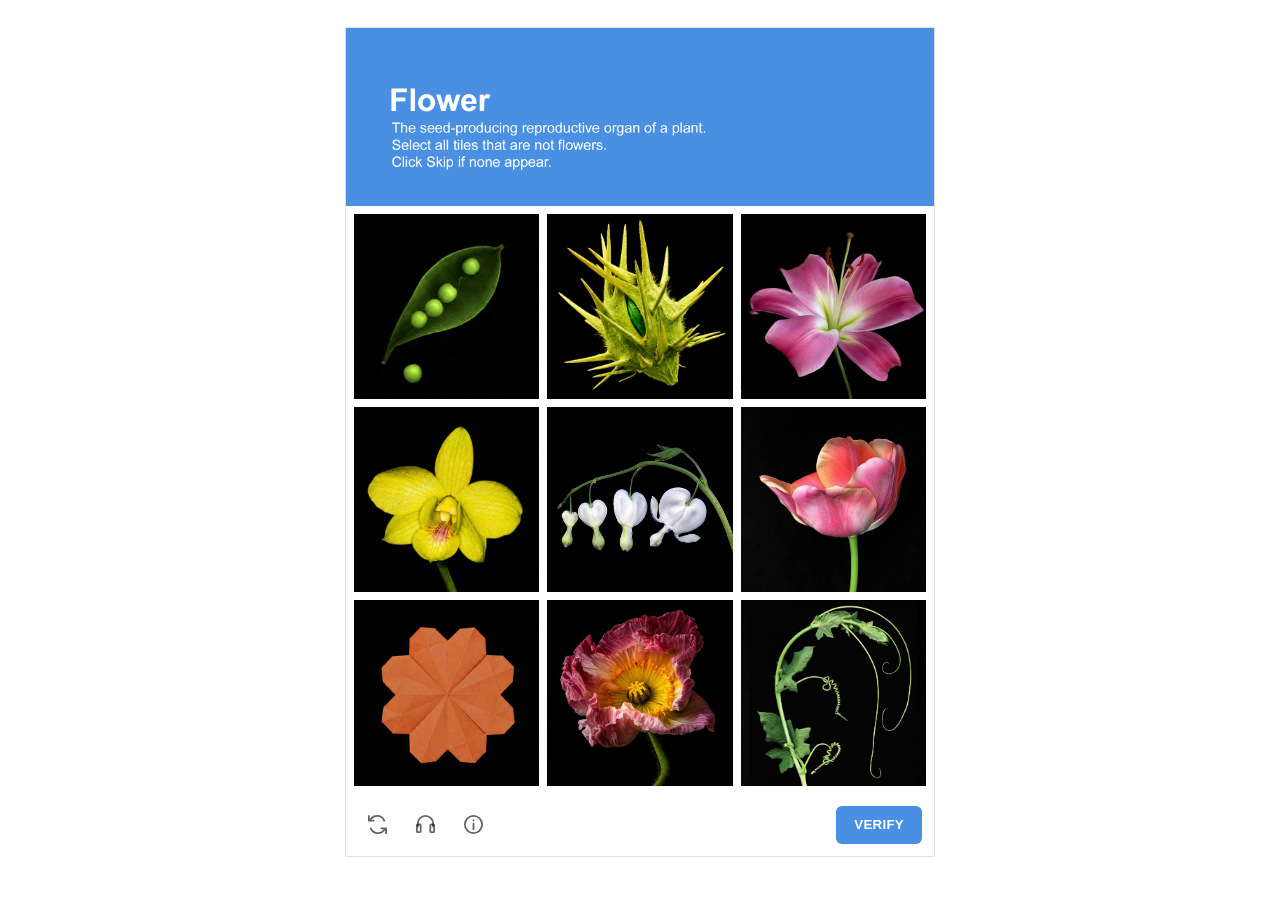
<file: index.html>
<!doctype html>
<html lang="en">

<head>
  <meta charset="utf-8" />
  <meta name="viewport" content="width=device-width, initial-scale=1" />
  <title>CAPTCHA</title>

  <link rel="stylesheet" href="style.css" />
  <link rel="stylesheet" href="p01.css?v=b7fc40660b" />
</head>

<body class="p01-body">
  <main class="page">

    <div class="top-spacer"></div>

    <section class="hero">
      <img src="assets/img/p01-00.png" alt="Cover" />
    </section>

    <section class="grid" id="captchaGrid">
      <button class="tile" type="button" data-tile="1" aria-label="tile 1">
        <img src="assets/img/p01-01.jpg" alt="p01-01" loading="lazy" />
      </button>

      <button class="tile" type="button" data-tile="2" aria-label="tile 2">
        <img src="assets/img/p01-02.jpg" alt="p01-02" loading="lazy" />
      </button>

      <a class="tile" data-tile="3" href="p01-03.html" aria-label="tile 3">
        <img src="assets/img/p01-03.jpg" alt="p01-03" loading="lazy" />
      </a>

      <a class="tile" data-tile="4" href="p01-04.html" aria-label="tile 4">
        <img src="assets/img/p01-04.jpg" alt="p01-04" loading="lazy" />
      </a>

      <a class="tile" data-tile="5" href="p01-05.html" aria-label="tile 5">
        <img src="assets/img/p01-05.jpg" alt="p01-05" loading="lazy" />
      </a>

      <a class="tile" data-tile="6" href="p01-06.html" aria-label="tile 6">
        <img src="assets/img/p01-06.jpg" alt="p01-06" loading="lazy" />
      </a>

      <button class="tile" type="button" data-tile="7" aria-label="tile 7">
        <img src="assets/img/p01-07.jpg" alt="p01-07" loading="lazy" />
      </button>

      <a class="tile" data-tile="8" href="p01-08.html" aria-label="tile 8">
        <img src="assets/img/p01-08.jpg" alt="p01-08" loading="lazy" />
      </a>

      <button class="tile" type="button" data-tile="9" aria-label="tile 9">
        <img src="assets/img/p01-09.jpg" alt="p01-09" loading="lazy" />
      </button>
    </section>

    <section class="footer-ui" aria-label="footer controls">
      <div class="footer-left">
        <button class="icon-btn" type="button" aria-label="refresh" id="resetBtn">
          <svg class="icon" viewBox="0 0 24 24" aria-hidden="true" focusable="false"><path d="M19 8a8 8 0 0 0-13.7-2L3 8m0-5v5h5M5 16a8 8 0 0 0 13.7 2L21 16m0 5v-5h-5"/></svg>
        </button>

        <button class="icon-btn" type="button" aria-label="audio">
          <svg class="icon" viewBox="0 0 24 24" aria-hidden="true" focusable="false"><path d="M4 14v-3a8 8 0 0 1 16 0v3"/><rect x="3" y="12" width="4" height="8" rx="1"/><rect x="17" y="12" width="4" height="8" rx="1"/></svg>
        </button>

        <button class="icon-btn" type="button" aria-label="info">
          <svg class="icon" viewBox="0 0 24 24" aria-hidden="true" focusable="false"><circle cx="12" cy="12" r="9"/><path d="M12 11v6"/><circle class="icon-dot" cx="12" cy="7.5" r="1"/></svg>
        </button>
      </div>

      <div class="footer-right">
        <button class="verify-btn" type="button" id="verifyBtn">VERIFY</button>
      </div>
    </section>

  </main>

  <script src="script.js?v=cc312f4e42"></script>
</body>

</html>
</file>
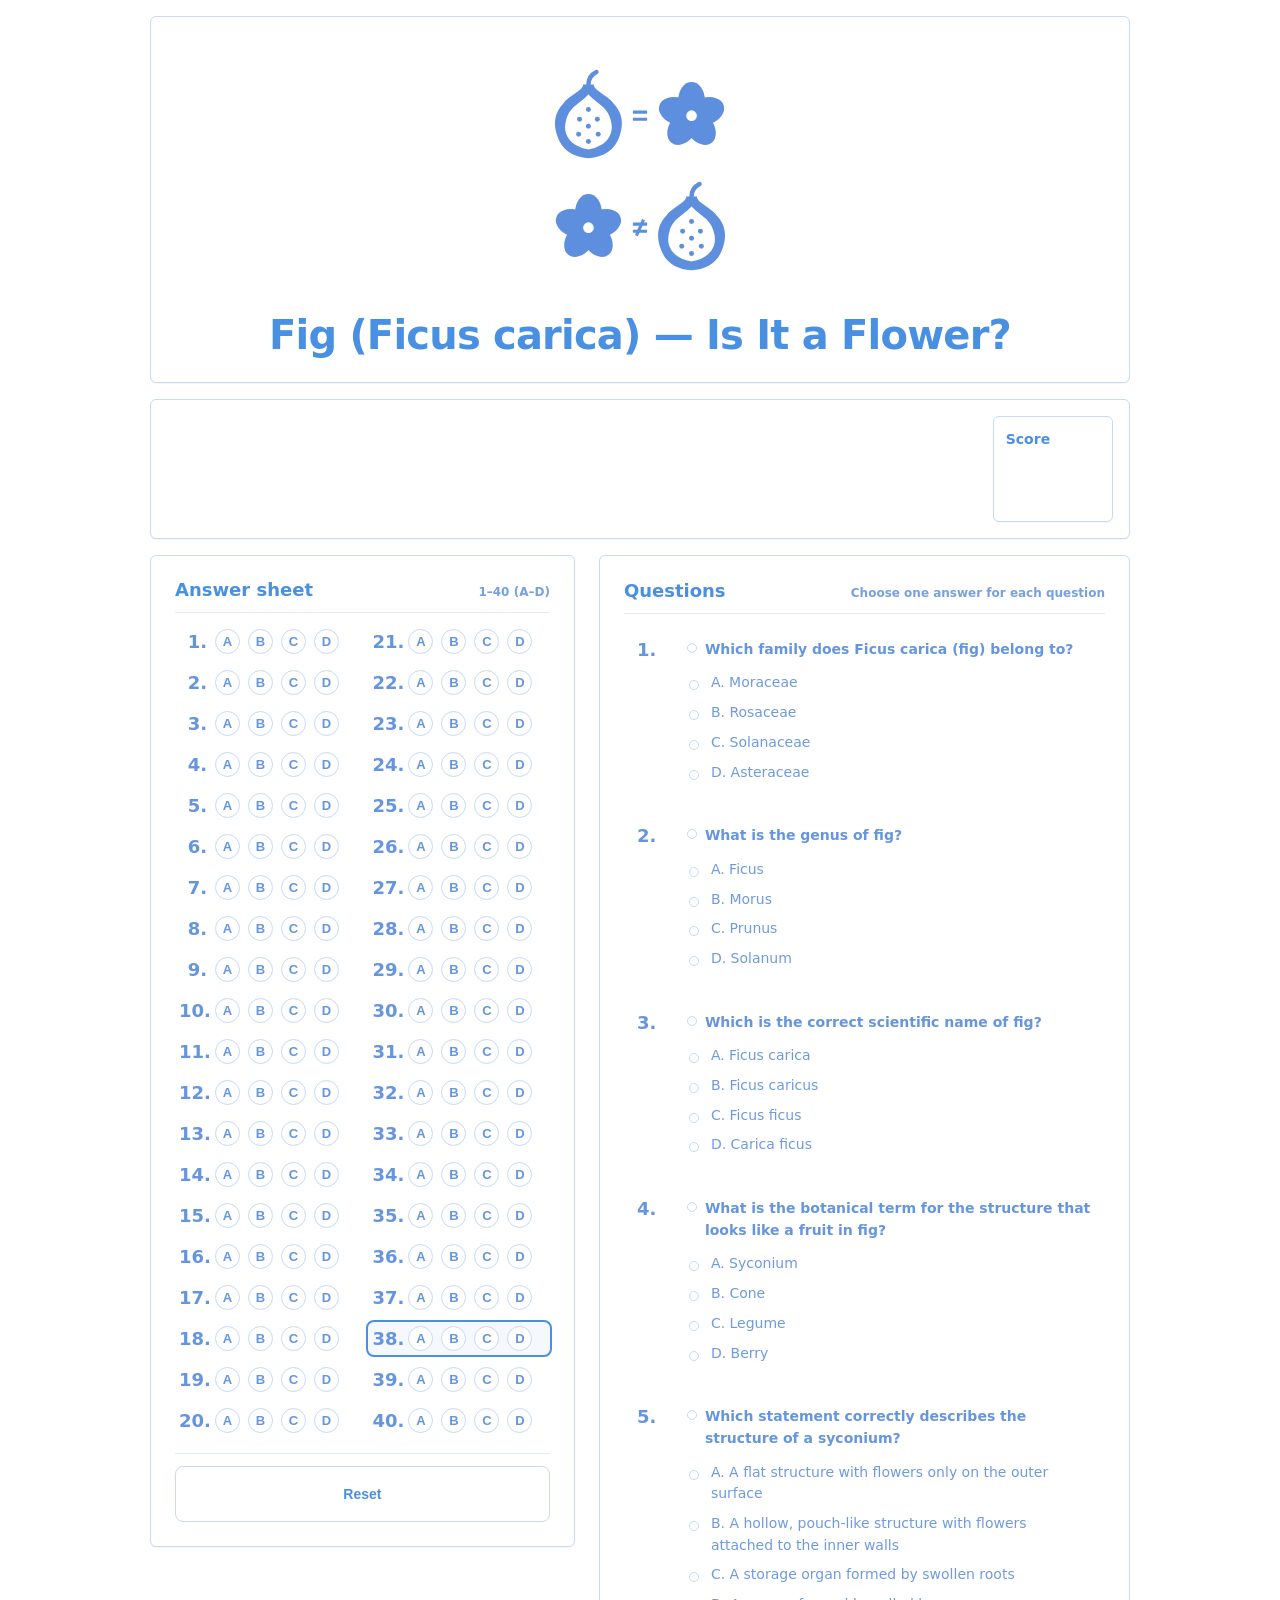
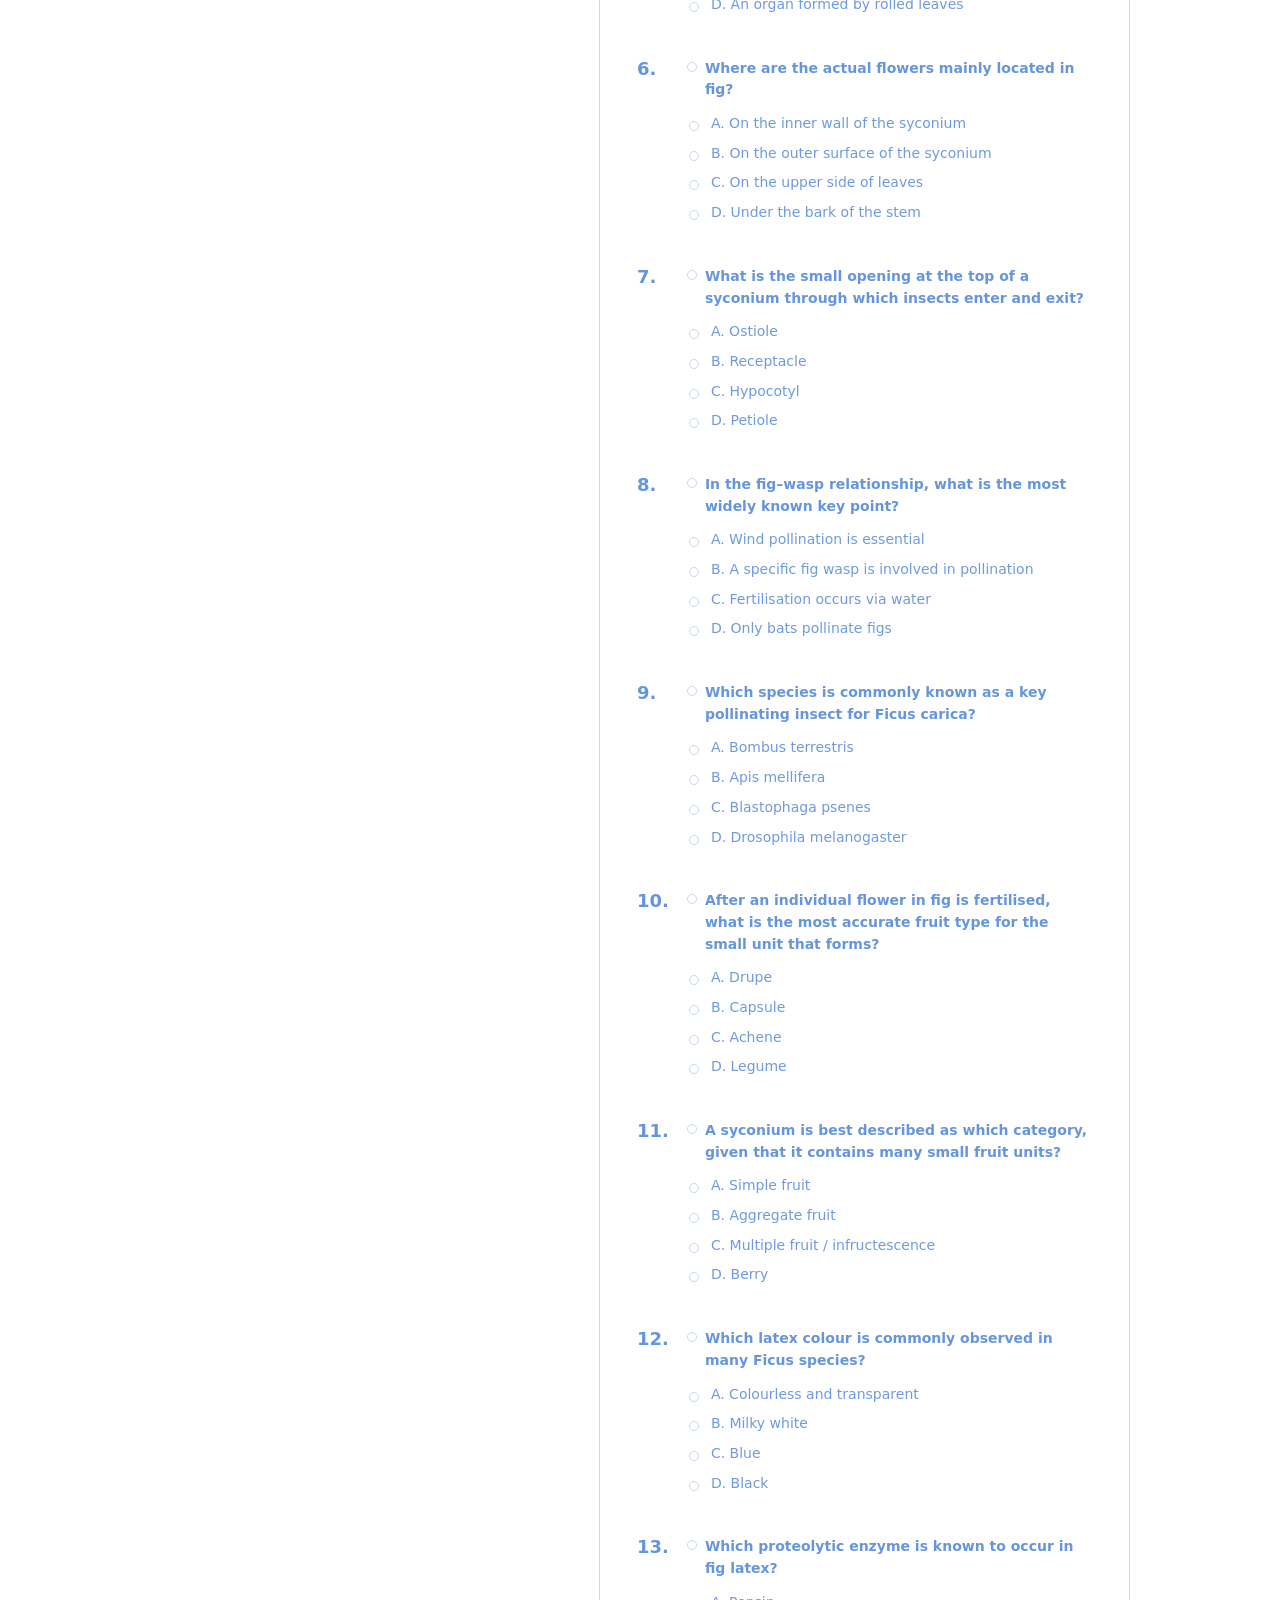
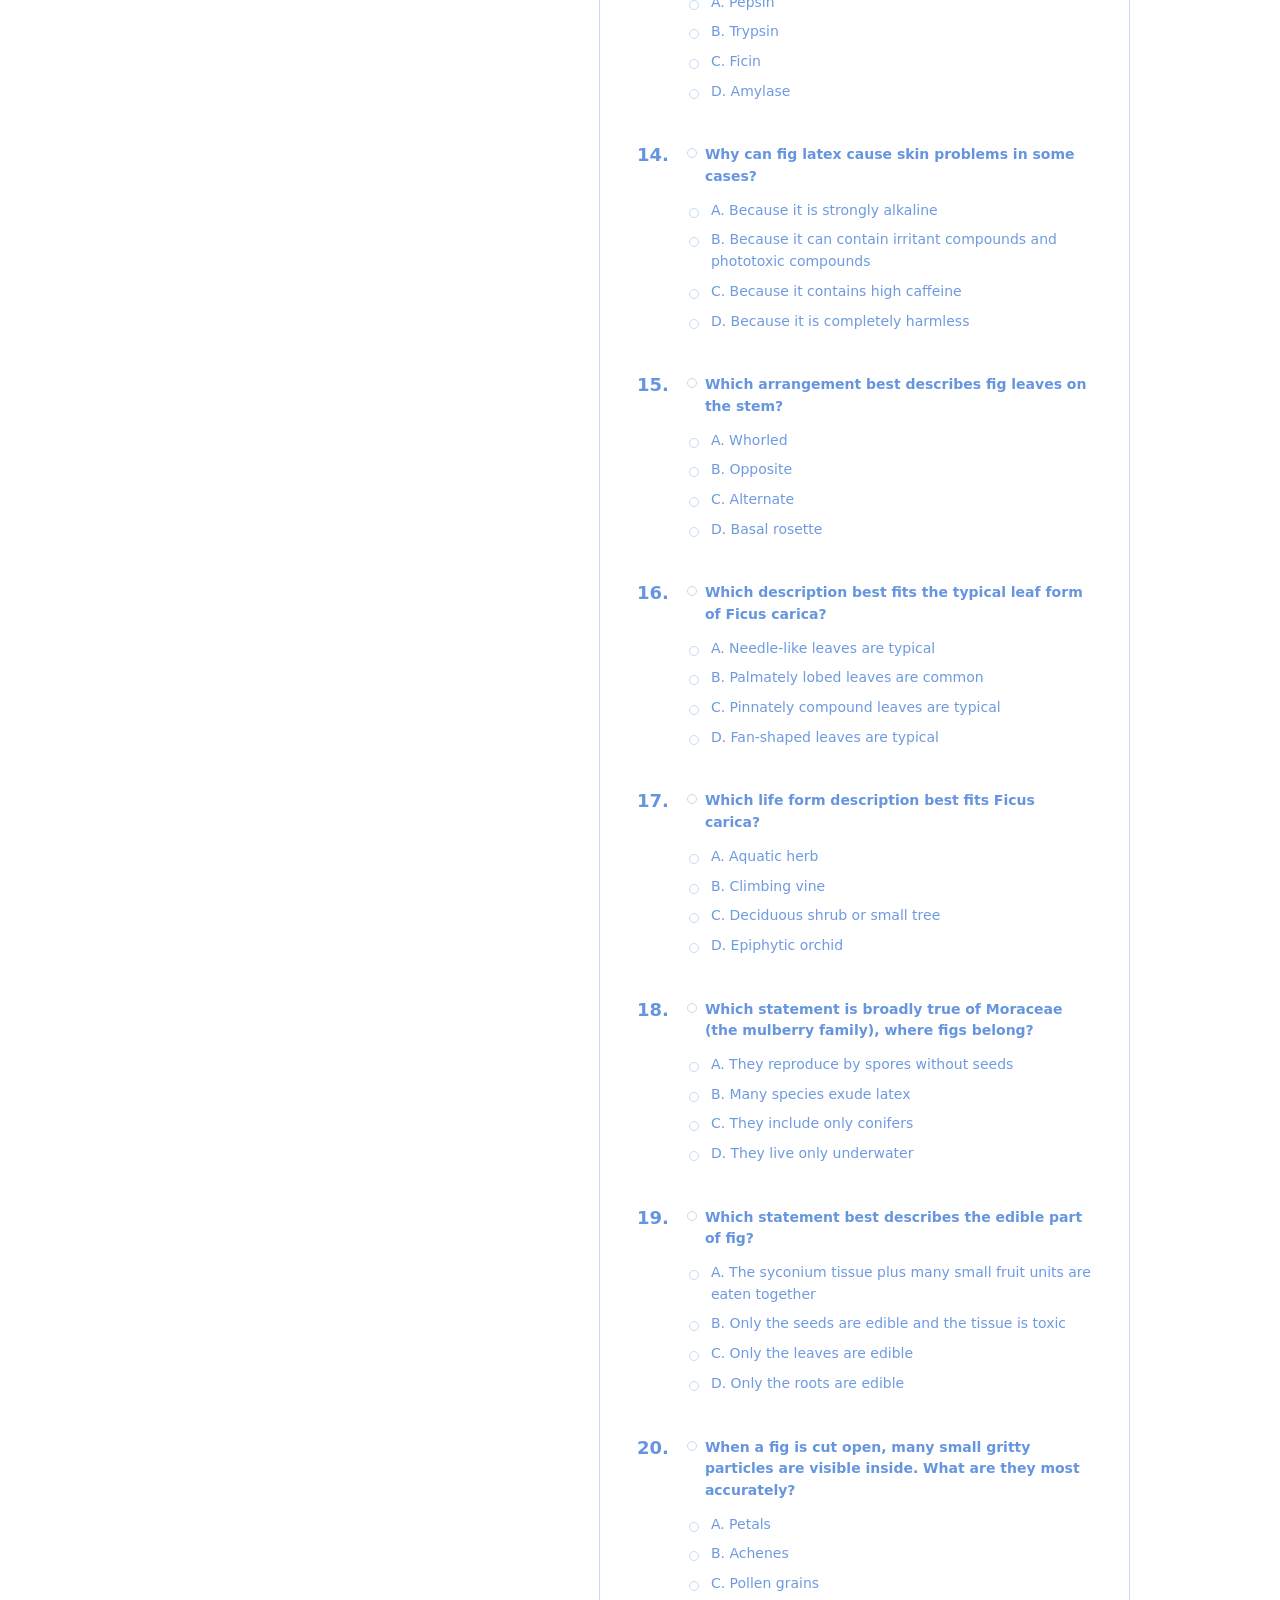
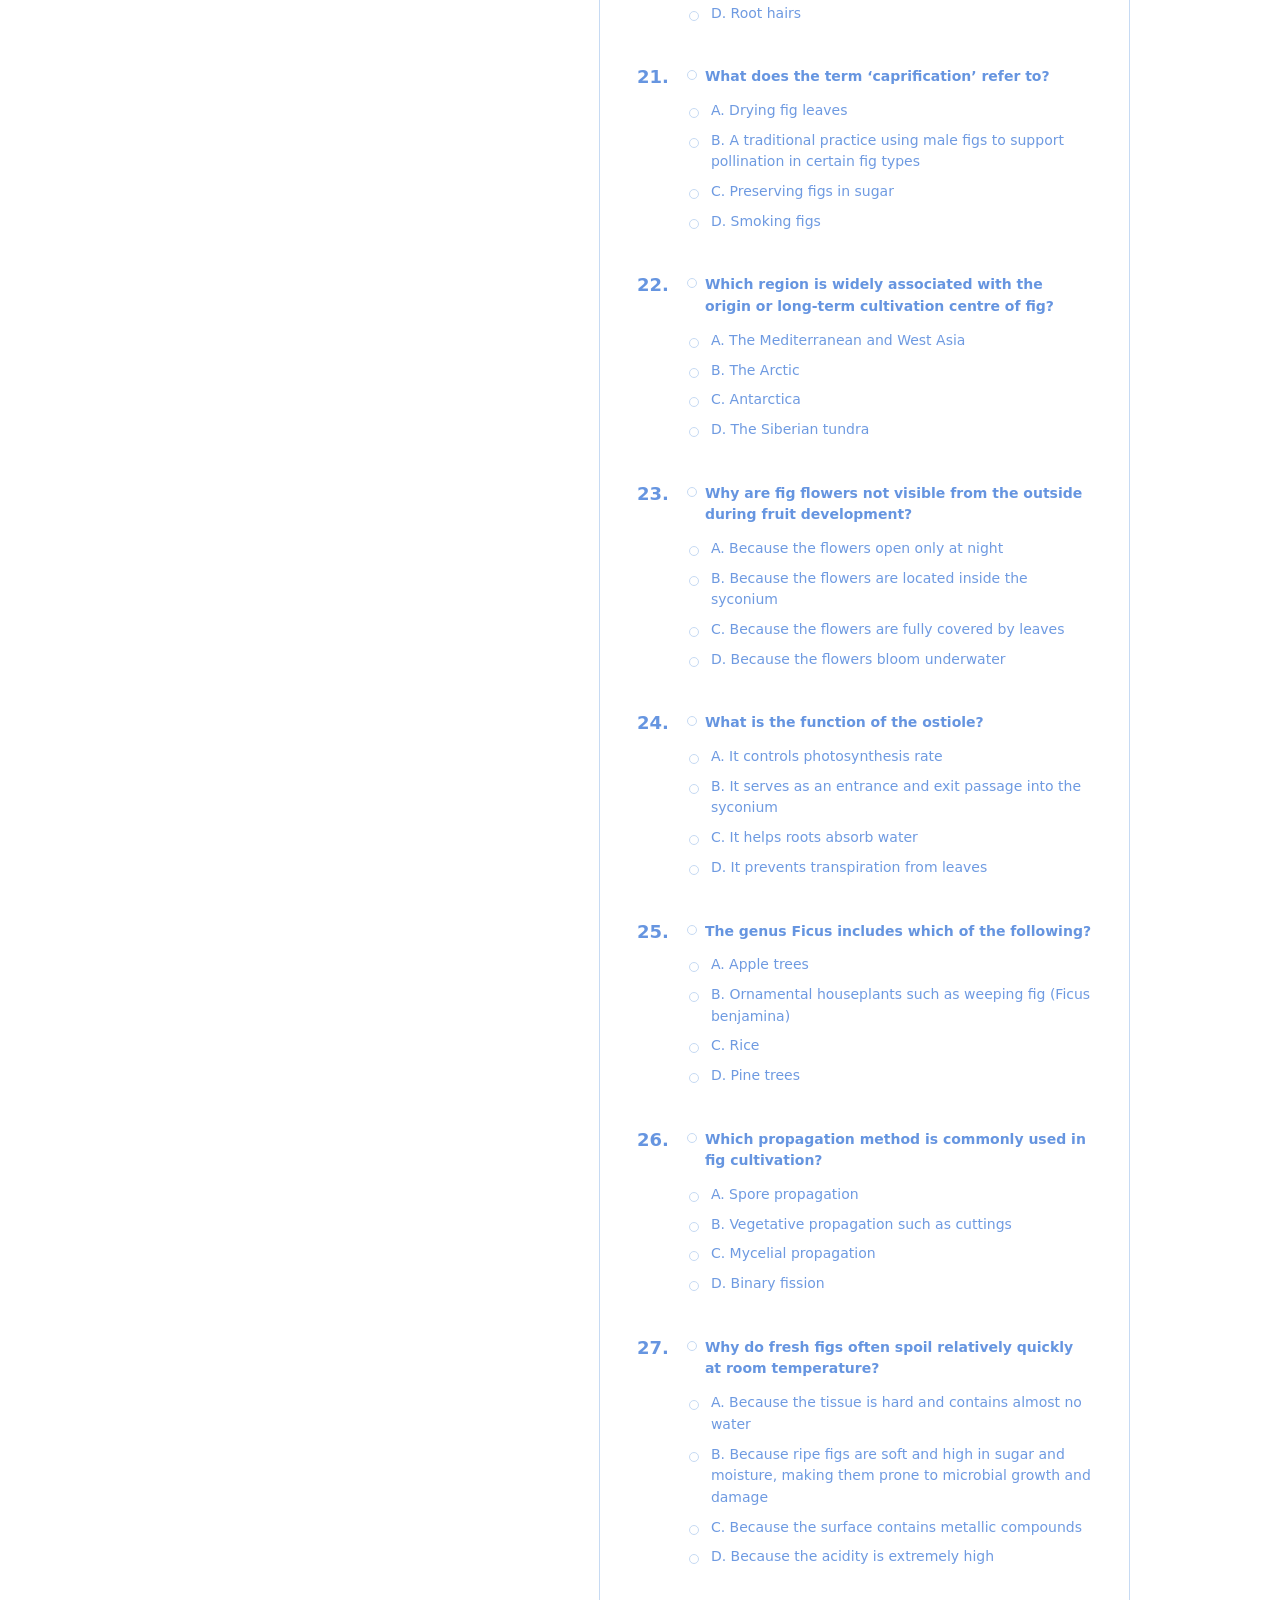
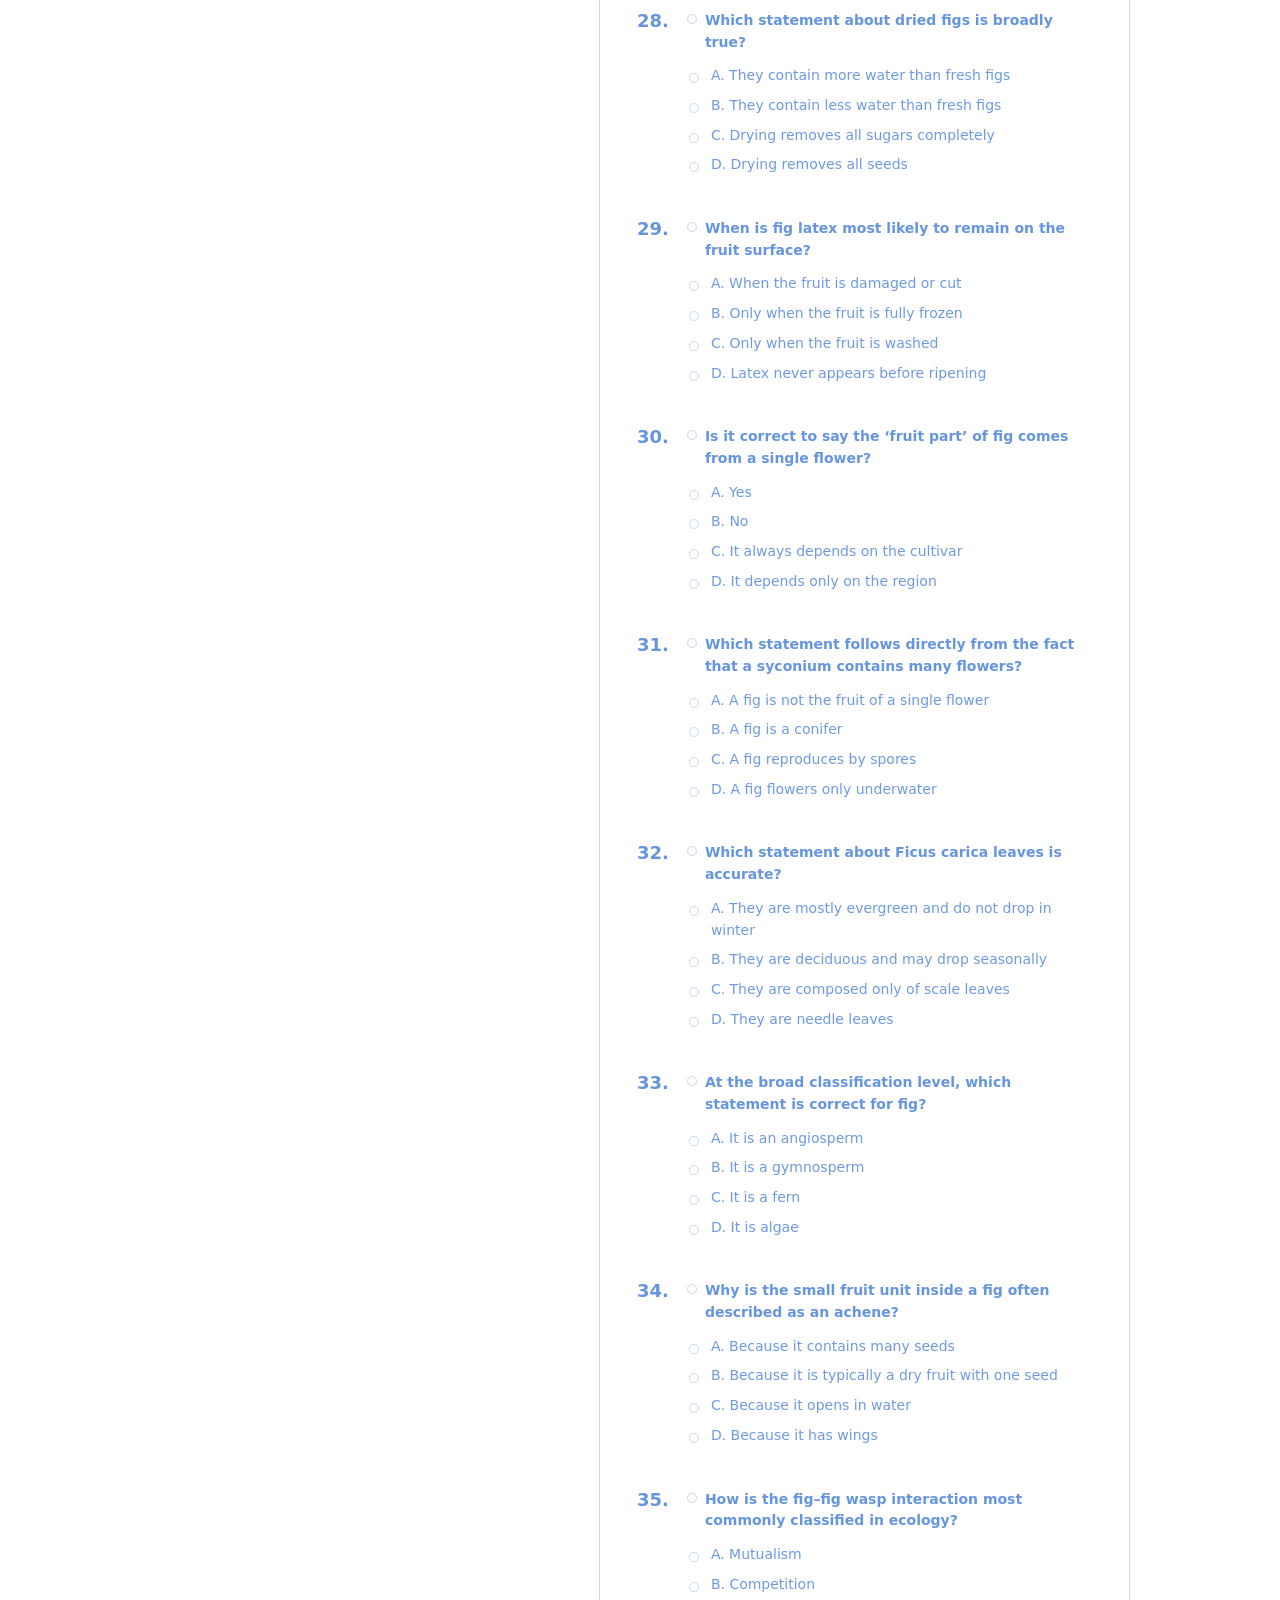
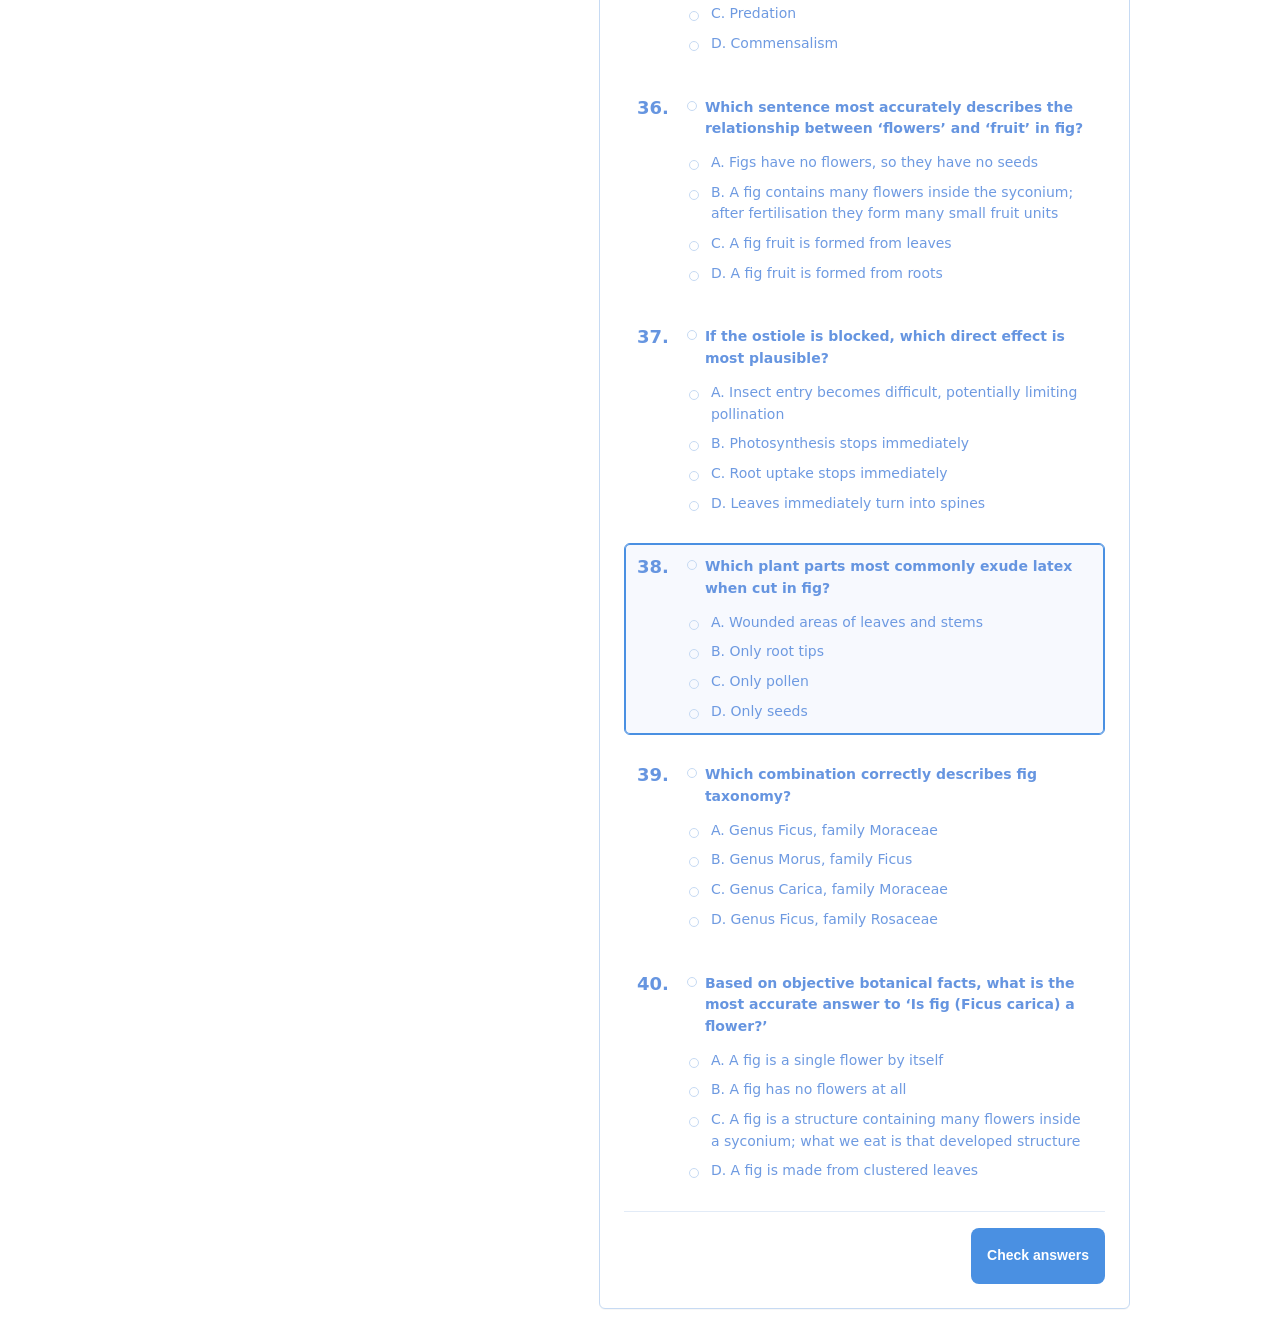
<file: p01-03.html>
<!doctype html>
<html lang="en-GB">

<head>
    <meta charset="utf-8" />
    <meta name="viewport" content="width=device-width,initial-scale=1" />
    <title>Fig (Ficus carica) — Is It a Flower?</title>
    <link rel="stylesheet" href="game-ui.css?v=6610e8156f" />

    <style>
        :root {
            --max: 1040px;
            --pad: clamp(12px, 3vw, 30px);
            --gap: var(--game-space-2);

            --theme: var(--game-accent);
            --wrong: #e45b37;

            --border: var(--game-line);
            --borderSoft: var(--game-line-soft);
            --shadow: 0 1px 0 rgba(0, 0, 0, 0.03);

            --ink: #111;
            --muted: rgba(0, 0, 0, 0.55);
            --muted2: rgba(0, 0, 0, 0.35);

            --radius: var(--game-radius-paper);
            --radius2: var(--game-radius-paper);

            --bubble: 25px;
            --bubbleFont: 13px;

            --title: var(--game-title-size);
            --h2: clamp(16px, 1.8vw, 18px);
            --body: var(--game-body-size);

            --stickyTop: 25px;
        }

        * {
            box-sizing: border-box;
        }

        html,
        body {
            height: 100%;
        }

        body {
            margin: 0;
            font-family: system-ui, -apple-system, "Apple SD Gothic Neo", "Noto Sans KR", Segoe UI, Roboto, Helvetica, Arial, sans-serif;
            background: #fff;
            color: var(--theme);
        }

        .page {
            width: 100%;
            max-width: var(--max);
            margin: 0 auto;
            padding: var(--game-space-4) var(--pad) var(--game-space-6);
        }

        .card {
            min-width: 0;
            border: 1px solid var(--border);
            border-radius: var(--radius2);
            background: #fff;
            box-shadow: var(--shadow);
        }

        /* Header */
        .header {
            position: relative;
            padding: var(--game-space-6) var(--game-space-4) var(--game-space-4);
            border: 1px solid var(--border);
            border-radius: var(--radius2);
            background: #fff;
            box-shadow: var(--shadow);
        }

        .header-top {
            display: flex;
            flex-direction: column;
            align-items: center;
            justify-content: flex-end;
            gap: clamp(16px, 2.4vw, 24px);
            padding: var(--game-space-2) 0;
            min-height: auto;
        }

        .header-illo {
            width: min(320px, 50vw);
            max-width: 100%;
            height: auto;
            display: block;
            flex: 0 0 auto;
            pointer-events: none;
        }

        h1 {
            max-width: 100%;
            margin: 0;
            font-size: var(--title);
            line-height: var(--game-title-leading);
            letter-spacing: var(--game-tracking);
            text-align: center;
            font-weight: 800;
            text-wrap: balance;
        }

        .top-actions {
            position: absolute;
            right: var(--game-space-4);
            top: var(--game-space-4);
            display: flex;
            gap: 8px;
            align-items: center;
        }

        /* Inputs + score */
        .meta {
            margin-top: var(--game-space-4);
            padding: var(--game-space-4);
        }

        .metaGrid {
            display: grid;
            grid-template-columns: minmax(0, 1fr) minmax(0, 1fr) minmax(86px, 0.30fr);
            gap: var(--game-space-3);
            align-items: start;
        }

        .metaCol {
            min-width: 0;
            grid-column: 1 / 3;
            display: grid;
            gap: var(--game-space-3);
        }

        .metaCol.is-bonus-hidden {
            display: none;
        }

        .row {
            display: grid;
            grid-template-columns: minmax(140px, 220px) minmax(0, 1fr) 120px;
            gap: var(--game-space-2);
            align-items: center;
        }

        .label {
            font-size: var(--game-body-size);
            font-weight: 900;
            line-height: var(--game-leading);
        }

        .input {
            min-width: 0;
            width: 100%;
            height: 42px;
            border: 1px solid var(--border);
            border-radius: var(--game-radius-control);
            padding: 0 var(--game-space-4);
            font-size: 16px;
            color: var(--ink);
            outline: none;
            background: #fff;
        }

        .input:focus {
            border-color: var(--game-accent);
            outline: 2px solid var(--game-accent);
            outline-offset: 0;
        }

        .smallBtn {
            height: 42px;
            border: 1px solid var(--border);
            border-radius: var(--game-radius-control);
            background: #fff;
            color: var(--theme);
            font-weight: 700;
            cursor: pointer;
            font-size: var(--game-control-size);
            line-height: var(--game-leading);
        }

        .smallBtn:active {
            transform: translateY(1px);
        }

        .scoreBox {
            grid-column: 3 / 4;
            padding: var(--game-space-3);
            height: 100%;
            display: grid;
            gap: var(--game-space-1);
            align-content: start;
        }

        .scoreTitle {
            font-size: var(--game-body-size);
            font-weight: 800;
            line-height: var(--game-leading);
            color: var(--theme);
        }

        .scoreValue {
            height: 50px;
            border: 0px solid var(--border);
            border-radius: var(--game-radius-control);
            display: flex;
            align-items: center;
            justify-content: center;
            font-weight: 900;
            color: var(--ink);
            background: #fff;
            letter-spacing: 0.01em;
            font-size: var(--h2);
        }

        .scoreHint {
            font-size: var(--game-caption-size);
            color: var(--muted);
            line-height: var(--game-leading);
        }

        /* Main layout */
        .main {
            margin-top: var(--game-space-4);
            display: grid;
            grid-template-columns: minmax(0, 1fr) minmax(0, 1.25fr);
            gap: var(--game-space-5);
            align-items: start;
        }

        /* Answer sheet */
        .sheet {
            padding: var(--game-space-5);
            position: sticky;
            top: var(--stickyTop);
        }

        .sheetHeader {
            display: flex;
            align-items: baseline;
            justify-content: space-between;
            gap: 8px;
            flex-wrap: wrap;
            padding-bottom: var(--game-space-3);
            border-bottom: 1px solid var(--borderSoft);
            margin-bottom: 12px;
        }

        .sheetTitle {
            font-size: var(--h2);
            font-weight: 900;
            line-height: var(--game-title-leading);
        }

        .sheetRange {
            font-size: var(--game-caption-size);
            font-weight: 800;
            color: rgba(94, 143, 222, 0.85);
        }

        .sheetGrid {
            display: grid;
            grid-template-columns: repeat(2, minmax(0, 1fr));
            gap: var(--game-space-2) var(--game-space-3);
        }

        .sheetGrid > div {
            min-width: 0;
        }

        .ansRow {
            display: grid;
            grid-template-columns: 28px minmax(0, 1fr);
            gap: 8px;
            align-items: center;
            padding: var(--game-space-1);
            border-radius: var(--game-radius-paper);
        }

        .ansRow.active {
            outline: 2px solid var(--game-accent);
            background: rgba(94, 143, 222, 0.06);
        }

        .qnum {
            font-size: var(--h2);
            font-weight: 900;
            text-align: right;
            color: rgba(94, 143, 222, 0.95);
        }

        .bubbles {
            display: flex;
            gap: 8px;
            flex-wrap: nowrap;
            align-items: center;
        }

        .bubble {
            flex: 0 0 var(--bubble);
            width: var(--bubble);
            height: var(--bubble);
            border-radius: 999px;
            border: 1px solid var(--game-line);
            background: #fff;
            display: inline-flex;
            align-items: center;
            justify-content: center;
            font-weight: 900;
            font-size: var(--bubbleFont);
            color: rgba(94, 143, 222, 0.95);
            cursor: pointer;
            position: relative;
            user-select: none;
        }

        .bubble.filled {
            background: var(--ink);
            border-width: 2px;
            border-color: var(--ink);
            color: #fff;
        }

        .bubble.correctHint {
            background: var(--theme);
            border-width: 2px;
            border-color: var(--theme);
            color: #fff;
        }

        .bubble.wrongStrike::after {
            content: "";
            position: absolute;
            width: 36px;
            height: 3px;
            background: var(--wrong);
            transform: rotate(-35deg);
            border-radius: 3px;
        }

        .sheetFooter {
            display: flex;
            justify-content: space-between;
            gap: var(--game-space-2);
            margin-top: var(--game-space-4);
            padding-top: var(--game-space-3);
            border-top: 1px solid var(--borderSoft);
        }

        .resetBtn {
            flex: 1;
            height: 56px;
            border: 1px solid var(--border);
            border-radius: var(--game-radius-control);
            background: #fff;
            color: var(--theme);
            font-weight: 900;
            cursor: pointer;
            font-size: var(--game-control-size);
            line-height: var(--game-leading);
        }

        .resetBtn:active {
            transform: translateY(1px);
        }

        /* Questions */
        .questions {
            padding: var(--game-space-5);
        }

        .qHeader {
            display: flex;
            align-items: baseline;
            justify-content: space-between;
            gap: var(--game-space-2) var(--game-space-4);
            flex-wrap: wrap;
            padding-bottom: var(--game-space-3);
            border-bottom: 1px solid var(--borderSoft);
            margin-bottom: var(--game-space-3);
        }

        .qHeader h2 {
            margin: 0;
            font-size: var(--h2);
            font-weight: 700;
            color: var(--theme);
        }

        .qHeader .hint {
            font-size: var(--game-caption-size);
            font-weight: 800;
            color: rgba(94, 143, 222, 0.85);
        }

        #qList {
            display: grid;
            gap: var(--game-space-4);
        }

        .qCard {
            padding: var(--game-space-3);
            border-radius: var(--game-radius-paper);
            border: 1px solid transparent;
            scroll-margin-top: 18px;
            position: relative;
        }

        .qCard.active {
            border-color: var(--game-accent);
            box-shadow: inset 0 0 0 1px var(--game-accent);
            background: rgba(94, 143, 222, 0.05);
        }

        .qTop {
            display: flex;
            align-items: flex-start;
            gap: var(--game-space-2);
        }

        .qIndex {
            flex: 0 0 auto;
            font-weight: 900;
            font-size: var(--h2);
            color: rgba(94, 143, 222, 0.95);
            min-width: 40px;
        }

        .qStatus {
            width: 10px;
            height: 10px;
            border-radius: 999px;
            border: 1px solid var(--game-line);
            background: transparent;
            margin-left: 2px;
            margin-top: var(--game-space-1);
            flex: 0 0 auto;
        }

        .qStatus.answered {
            background: rgba(94, 143, 222, 0.85);
            border-width: 2px;
            border-color: rgba(94, 143, 222, 0.85);
        }

        .qStatus.correct {
            background: rgba(17, 17, 17, 0.9);
            border-width: 2px;
            border-color: rgba(17, 17, 17, 0.9);
        }

        .qStatus.wrong {
            background: var(--wrong);
            border-width: 2px;
            border-color: var(--wrong);
        }

        .qText {
            min-width: 0;
            overflow-wrap: anywhere;
            font-weight: 700;
            font-size: var(--game-body-size);
            line-height: var(--game-leading);
            margin: 0;
            color: rgba(94, 143, 222, 0.95);
        }

        .qCard.graded.wrong .qText,
        .qCard.graded.wrong .optText {
            color: var(--wrong);
        }

        .options {
            margin-top: var(--game-space-3);
            display: grid;
            gap: var(--game-space-2);
            padding-left: 52px;
        }

        .opt {
            display: flex;
            align-items: flex-start;
            gap: var(--game-space-3);
            cursor: pointer;
            user-select: none;
        }

        .optBullet {
            width: 10px;
            height: 10px;
            margin-top: 8px;
            border-radius: 999px;
            border: 1px solid var(--game-line);
            background: transparent;
            flex: 0 0 auto;
        }

        .opt.selected .optBullet {
            background: rgba(17, 17, 17, 0.92);
            border-width: 2px;
            border-color: rgba(17, 17, 17, 0.92);
        }

        .opt.correctChoice .optBullet {
            background: var(--theme);
            border-width: 2px;
            border-color: var(--theme);
        }

        .optText {
            min-width: 0;
            overflow-wrap: anywhere;
            font-size: var(--game-body-size);
            font-weight: 500;
            color: rgba(94, 143, 222, 0.90);
            line-height: var(--game-leading);
        }

        .actions {
            margin-top: var(--game-space-4);
            padding-top: var(--game-space-4);
            border-top: 1px solid var(--borderSoft);
            display: flex;
            gap: var(--game-space-2);
            justify-content: flex-end;
        }

        .checkBtn {
            min-height: 56px;
            max-width: 100%;
            padding: var(--game-space-3) var(--game-space-4);
            border: 0;
            border-radius: var(--game-radius-control);
            background: var(--theme);
            color: #fff;
            font-weight: 900;
            cursor: pointer;
            font-size: var(--game-control-size);
            line-height: var(--game-leading);
        }

        .checkBtn:active {
            transform: translateY(1px);
        }

        /* Modal */
        .modal {
            position: fixed;
            inset: 0;
            background: rgba(0, 0, 0, 0.35);
            display: none;
            align-items: center;
            justify-content: center;
            padding: var(--game-space-4);
            z-index: 50;
        }

        .modal.open {
            display: flex;
        }

        .modalPanel {
            width: min(720px, 100%);
            max-height: calc(100vh - 32px);
            max-height: calc(100dvh - 32px);
            overflow-y: auto;
            overscroll-behavior: contain;
            background: #fff;
            border-radius: var(--game-radius-panel);
            border: 1px solid var(--border);
            box-shadow: 0 18px 60px rgba(0, 0, 0, 0.22);
            padding: var(--game-space-4);
            color: var(--ink);
        }

        .modalTitle {
            margin: 0 0 8px 0;
            font-size: var(--h2);
            font-weight: 900;
            color: var(--theme);
        }

        .modalBody {
            overflow-wrap: anywhere;
            font-size: var(--game-body-size);
            line-height: var(--game-leading);
            color: rgba(0, 0, 0, 0.78);
        }

        .modalFooter {
            display: flex;
            justify-content: flex-end;
            margin-top: 12px;
        }

        .closeBtn {
            height: 44px;
            padding: 0 16px;
            border: 1px solid var(--border);
            border-radius: var(--game-radius-control);
            background: #fff;
            color: var(--theme);
            font-weight: 900;
            cursor: pointer;
            font-size: var(--game-control-size);
            line-height: var(--game-leading);
        }

        .smallBtn:focus-visible,
        .bubble:focus-visible,
        .resetBtn:focus-visible,
        .checkBtn:focus-visible,
        .closeBtn:focus-visible {
            outline: 2px solid var(--game-accent);
            outline-offset: 3px;
        }

        /* Keep the two exam sections readable before either column gets cramped. */
        @media (max-width: 1000px) {
            :root {
                --bubble: 30px;
            }

            .main {
                grid-template-columns: minmax(0, 1fr);
                gap: var(--game-space-4);
            }

            .sheet {
                position: relative;
                top: auto;
            }
        }

        @media (max-width: 820px) {
            .row {
                grid-template-columns: minmax(0, 1fr);
            }

            .metaGrid {
                grid-template-columns: minmax(0, 1fr);
            }

            .metaCol {
                grid-column: 1 / -1;
            }

            .scoreBox {
                grid-column: 1 / -1;
                grid-template-columns: auto minmax(0, 1fr);
                align-items: center;
            }

            .scoreValue {
                height: auto;
                min-height: 28px;
                justify-content: flex-end;
            }

            .scoreHint {
                grid-column: 1 / -1;
            }
        }

        @media (max-width: 600px) {
            .page {
                padding-top: var(--game-space-3);
                padding-bottom: var(--game-space-5);
            }

            .header {
                padding: 20px 12px 16px;
            }

            .meta {
                padding: var(--game-space-3);
            }

            .sheet,
            .questions {
                padding: var(--game-space-4);
            }

            .qCard {
                padding: var(--game-space-3) var(--game-space-2);
            }

            .qTop {
                gap: 8px;
            }

            .qIndex {
                min-width: 28px;
            }

            .options {
                padding-left: var(--game-space-6);
            }

            .resetBtn,
            .checkBtn {
                min-height: 48px;
                height: auto;
                padding: var(--game-space-3) var(--game-space-4);
                font-size: var(--game-control-size);
            }

            .checkBtn {
                width: 100%;
            }
        }

        @media (max-width: 480px) {
            :root {
                --bubble: 32px;
                --bubbleFont: 14px;
            }

            .sheetGrid {
                grid-template-columns: minmax(0, 1fr);
            }

            .ansRow {
                width: min(100%, 280px);
                margin-inline: auto;
                padding-block: var(--game-space-1);
            }

            .bubbles {
                justify-content: space-between;
            }
        }

        @media (min-width: 1001px) and (max-height: 1020px) {
            .sheet {
                position: static;
            }
        }
    </style>
</head>

<body>
    <div class="page">
        <header class="header">
            <div class="top-actions"></div>

            <div class="header-top" aria-label="title">
                <svg class="header-illo" viewBox="0 0 360 260" aria-hidden="true">
                    <image href="assets/img/fig-flower-simple.svg" width="360" height="260" preserveAspectRatio="xMidYMid meet"/>
                </svg>
                <h1>Fig (Ficus carica) — Is It a Flower?</h1>
            </div>
        </header>

        <section class="card meta" aria-label="meta">
            <div class="metaGrid">
                <div class="metaCol is-bonus-hidden" id="bonusMetaCol" aria-hidden="true" hidden style="display:none;">
                    <div class="row">
                        <div class="label">Names of figs you know</div>
                        <input id="figNames" class="input" type="text" />
                        <button class="smallBtn" type="button" data-open="names">Answer →</button>
                    </div>

                    <div class="row">
                        <div class="label">How to make a fig move</div>
                        <input id="figMove" class="input" type="text" />
                        <button class="smallBtn" type="button" data-open="move">Answer →</button>
                    </div>
                </div>

                <aside class="card scoreBox" aria-label="score">
                    <div class="scoreTitle">Score</div>
                    <div id="scoreValue" class="scoreValue"></div>
                    <div class="scoreHint"></div>
                </aside>
            </div>
        </section>

        <section class="main" aria-label="exam layout">
            <aside class="card sheet" aria-label="answer sheet">
                <div class="sheetHeader">
                    <div class="sheetTitle">Answer sheet</div>
                    <div class="sheetRange">1–40 (A–D)</div>
                </div>

                <div id="sheetGrid" class="sheetGrid"></div>

                <div class="sheetFooter">
                    <button id="resetBtn" class="resetBtn" type="button">Reset</button>
                </div>
            </aside>

            <main class="card questions" aria-label="questions">
                <div class="qHeader">
                    <h2>Questions</h2>
                    <div class="hint">Choose one answer for each question</div>
                </div>

                <div id="qList"></div>

                <div class="actions">
                    <button id="checkBtn" class="checkBtn" type="button">Check answers</button>
                </div>
            </main>
        </section>
    </div>

    <!-- Modal -->
    <div id="modal" class="modal" role="dialog" aria-modal="true" aria-hidden="true">
        <div class="modalPanel">
            <div id="modalTitle" class="modalTitle"></div>
            <div id="modalBody" class="modalBody"></div>
            <div class="modalFooter">
                <button id="closeBtn" class="closeBtn" type="button">Close</button>
            </div>
        </div>
    </div>

    <script>
        const QUESTIONS = [
            { a: "A", q: "Which family does Ficus carica (fig) belong to?", o: { A: "Moraceae", B: "Rosaceae", C: "Solanaceae", D: "Asteraceae" } },
            { a: "A", q: "What is the genus of fig?", o: { A: "Ficus", B: "Morus", C: "Prunus", D: "Solanum" } },
            { a: "A", q: "Which is the correct scientific name of fig?", o: { A: "Ficus carica", B: "Ficus caricus", C: "Ficus ficus", D: "Carica ficus" } },
            { a: "A", q: "What is the botanical term for the structure that looks like a fruit in fig?", o: { A: "Syconium", B: "Cone", C: "Legume", D: "Berry" } },
            { a: "B", q: "Which statement correctly describes the structure of a syconium?", o: { A: "A flat structure with flowers only on the outer surface", B: "A hollow, pouch-like structure with flowers attached to the inner walls", C: "A storage organ formed by swollen roots", D: "An organ formed by rolled leaves" } },
            { a: "A", q: "Where are the actual flowers mainly located in fig?", o: { A: "On the inner wall of the syconium", B: "On the outer surface of the syconium", C: "On the upper side of leaves", D: "Under the bark of the stem" } },
            { a: "A", q: "What is the small opening at the top of a syconium through which insects enter and exit?", o: { A: "Ostiole", B: "Receptacle", C: "Hypocotyl", D: "Petiole" } },
            { a: "B", q: "In the fig–wasp relationship, what is the most widely known key point?", o: { A: "Wind pollination is essential", B: "A specific fig wasp is involved in pollination", C: "Fertilisation occurs via water", D: "Only bats pollinate figs" } },
            { a: "C", q: "Which species is commonly known as a key pollinating insect for Ficus carica?", o: { A: "Bombus terrestris", B: "Apis mellifera", C: "Blastophaga psenes", D: "Drosophila melanogaster" } },
            { a: "C", q: "After an individual flower in fig is fertilised, what is the most accurate fruit type for the small unit that forms?", o: { A: "Drupe", B: "Capsule", C: "Achene", D: "Legume" } },
            { a: "C", q: "A syconium is best described as which category, given that it contains many small fruit units?", o: { A: "Simple fruit", B: "Aggregate fruit", C: "Multiple fruit / infructescence", D: "Berry" } },
            { a: "B", q: "Which latex colour is commonly observed in many Ficus species?", o: { A: "Colourless and transparent", B: "Milky white", C: "Blue", D: "Black" } },
            { a: "C", q: "Which proteolytic enzyme is known to occur in fig latex?", o: { A: "Pepsin", B: "Trypsin", C: "Ficin", D: "Amylase" } },
            { a: "B", q: "Why can fig latex cause skin problems in some cases?", o: { A: "Because it is strongly alkaline", B: "Because it can contain irritant compounds and phototoxic compounds", C: "Because it contains high caffeine", D: "Because it is completely harmless" } },
            { a: "C", q: "Which arrangement best describes fig leaves on the stem?", o: { A: "Whorled", B: "Opposite", C: "Alternate", D: "Basal rosette" } },
            { a: "B", q: "Which description best fits the typical leaf form of Ficus carica?", o: { A: "Needle-like leaves are typical", B: "Palmately lobed leaves are common", C: "Pinnately compound leaves are typical", D: "Fan-shaped leaves are typical" } },
            { a: "C", q: "Which life form description best fits Ficus carica?", o: { A: "Aquatic herb", B: "Climbing vine", C: "Deciduous shrub or small tree", D: "Epiphytic orchid" } },
            { a: "B", q: "Which statement is broadly true of Moraceae (the mulberry family), where figs belong?", o: { A: "They reproduce by spores without seeds", B: "Many species exude latex", C: "They include only conifers", D: "They live only underwater" } },
            { a: "A", q: "Which statement best describes the edible part of fig?", o: { A: "The syconium tissue plus many small fruit units are eaten together", B: "Only the seeds are edible and the tissue is toxic", C: "Only the leaves are edible", D: "Only the roots are edible" } },
            { a: "B", q: "When a fig is cut open, many small gritty particles are visible inside. What are they most accurately?", o: { A: "Petals", B: "Achenes", C: "Pollen grains", D: "Root hairs" } },
            { a: "B", q: "What does the term ‘caprification’ refer to?", o: { A: "Drying fig leaves", B: "A traditional practice using male figs to support pollination in certain fig types", C: "Preserving figs in sugar", D: "Smoking figs" } },
            { a: "A", q: "Which region is widely associated with the origin or long-term cultivation centre of fig?", o: { A: "The Mediterranean and West Asia", B: "The Arctic", C: "Antarctica", D: "The Siberian tundra" } },
            { a: "B", q: "Why are fig flowers not visible from the outside during fruit development?", o: { A: "Because the flowers open only at night", B: "Because the flowers are located inside the syconium", C: "Because the flowers are fully covered by leaves", D: "Because the flowers bloom underwater" } },
            { a: "B", q: "What is the function of the ostiole?", o: { A: "It controls photosynthesis rate", B: "It serves as an entrance and exit passage into the syconium", C: "It helps roots absorb water", D: "It prevents transpiration from leaves" } },
            { a: "B", q: "The genus Ficus includes which of the following?", o: { A: "Apple trees", B: "Ornamental houseplants such as weeping fig (Ficus benjamina)", C: "Rice", D: "Pine trees" } },
            { a: "B", q: "Which propagation method is commonly used in fig cultivation?", o: { A: "Spore propagation", B: "Vegetative propagation such as cuttings", C: "Mycelial propagation", D: "Binary fission" } },
            { a: "B", q: "Why do fresh figs often spoil relatively quickly at room temperature?", o: { A: "Because the tissue is hard and contains almost no water", B: "Because ripe figs are soft and high in sugar and moisture, making them prone to microbial growth and damage", C: "Because the surface contains metallic compounds", D: "Because the acidity is extremely high" } },
            { a: "B", q: "Which statement about dried figs is broadly true?", o: { A: "They contain more water than fresh figs", B: "They contain less water than fresh figs", C: "Drying removes all sugars completely", D: "Drying removes all seeds" } },
            { a: "A", q: "When is fig latex most likely to remain on the fruit surface?", o: { A: "When the fruit is damaged or cut", B: "Only when the fruit is fully frozen", C: "Only when the fruit is washed", D: "Latex never appears before ripening" } },
            { a: "B", q: "Is it correct to say the ‘fruit part’ of fig comes from a single flower?", o: { A: "Yes", B: "No", C: "It always depends on the cultivar", D: "It depends only on the region" } },
            { a: "A", q: "Which statement follows directly from the fact that a syconium contains many flowers?", o: { A: "A fig is not the fruit of a single flower", B: "A fig is a conifer", C: "A fig reproduces by spores", D: "A fig flowers only underwater" } },
            { a: "B", q: "Which statement about Ficus carica leaves is accurate?", o: { A: "They are mostly evergreen and do not drop in winter", B: "They are deciduous and may drop seasonally", C: "They are composed only of scale leaves", D: "They are needle leaves" } },
            { a: "A", q: "At the broad classification level, which statement is correct for fig?", o: { A: "It is an angiosperm", B: "It is a gymnosperm", C: "It is a fern", D: "It is algae" } },
            { a: "B", q: "Why is the small fruit unit inside a fig often described as an achene?", o: { A: "Because it contains many seeds", B: "Because it is typically a dry fruit with one seed", C: "Because it opens in water", D: "Because it has wings" } },
            { a: "A", q: "How is the fig–fig wasp interaction most commonly classified in ecology?", o: { A: "Mutualism", B: "Competition", C: "Predation", D: "Commensalism" } },
            { a: "B", q: "Which sentence most accurately describes the relationship between ‘flowers’ and ‘fruit’ in fig?", o: { A: "Figs have no flowers, so they have no seeds", B: "A fig contains many flowers inside the syconium; after fertilisation they form many small fruit units", C: "A fig fruit is formed from leaves", D: "A fig fruit is formed from roots" } },
            { a: "A", q: "If the ostiole is blocked, which direct effect is most plausible?", o: { A: "Insect entry becomes difficult, potentially limiting pollination", B: "Photosynthesis stops immediately", C: "Root uptake stops immediately", D: "Leaves immediately turn into spines" } },
            { a: "A", q: "Which plant parts most commonly exude latex when cut in fig?", o: { A: "Wounded areas of leaves and stems", B: "Only root tips", C: "Only pollen", D: "Only seeds" } },
            { a: "A", q: "Which combination correctly describes fig taxonomy?", o: { A: "Genus Ficus, family Moraceae", B: "Genus Morus, family Ficus", C: "Genus Carica, family Moraceae", D: "Genus Ficus, family Rosaceae" } },
            { a: "C", q: "Based on objective botanical facts, what is the most accurate answer to ‘Is fig (Ficus carica) a flower?’", o: { A: "A fig is a single flower by itself", B: "A fig has no flowers at all", C: "A fig is a structure containing many flowers inside a syconium; what we eat is that developed structure", D: "A fig is made from clustered leaves" } }
        ];

        const CHOICES = ["A", "B", "C", "D"];
        const state = { selected: Array(QUESTIONS.length).fill(null), graded: false };

        const elSheetGrid = document.getElementById("sheetGrid");
        const elQList = document.getElementById("qList");
        const elScoreValue = document.getElementById("scoreValue");
        const bonusMetaCol = document.getElementById("bonusMetaCol");
        const figNamesInput = document.getElementById("figNames");
        const figMoveInput = document.getElementById("figMove");

        function showBonusQuestions() {
            if (!bonusMetaCol) return;
            bonusMetaCol.hidden = false;
            bonusMetaCol.style.display = "grid";
            bonusMetaCol.classList.remove("is-bonus-hidden");
            bonusMetaCol.setAttribute("aria-hidden", "false");
        }

        function hideBonusQuestions(clearFields = false) {
            if (!bonusMetaCol) return;
            bonusMetaCol.classList.add("is-bonus-hidden");
            bonusMetaCol.hidden = true;
            bonusMetaCol.style.display = "none";
            bonusMetaCol.setAttribute("aria-hidden", "true");

            if (clearFields) {
                if (figNamesInput) figNamesInput.value = "";
                if (figMoveInput) figMoveInput.value = "";
            }

            closeModal();
        }

        function safeSetScore(text) {
            if (!elScoreValue) return;
            elScoreValue.textContent = text;
        }

        function buildAnswerSheet() {
            elSheetGrid.innerHTML = "";
            const left = document.createElement("div");
            const right = document.createElement("div");
            left.style.display = "grid";
            left.style.gap = "8px";
            right.style.display = "grid";
            right.style.gap = "8px";

            for (let i = 0; i < 40; i++) {
                const row = document.createElement("div");
                row.className = "ansRow";
                row.id = `ansRow-${i + 1}`;

                const num = document.createElement("div");
                num.className = "qnum";
                num.textContent = (i + 1) + ".";

                const bubbles = document.createElement("div");
                bubbles.className = "bubbles";

                CHOICES.forEach(ch => {
                    const b = document.createElement("button");
                    b.type = "button";
                    b.className = "bubble";
                    b.textContent = ch;
                    b.setAttribute("data-q", String(i + 1));
                    b.setAttribute("data-choice", ch);
                    b.addEventListener("click", () => selectAnswer(i + 1, ch, { scrollToQuestion: true }));
                    bubbles.appendChild(b);
                });

                row.appendChild(num);
                row.appendChild(bubbles);

                if (i < 20) left.appendChild(row);
                else right.appendChild(row);
            }

            elSheetGrid.appendChild(left);
            elSheetGrid.appendChild(right);
        }

        function buildQuestions() {
            elQList.innerHTML = "";
            QUESTIONS.forEach((it, idx) => {
                const n = idx + 1;
                const card = document.createElement("section");
                card.className = "qCard";
                card.id = `q-${n}`;
                card.setAttribute("data-q", String(n));

                const top = document.createElement("div");
                top.className = "qTop";

                const index = document.createElement("div");
                index.className = "qIndex";
                index.textContent = n + ".";

                const status = document.createElement("span");
                status.className = "qStatus";
                status.id = `qStatus-${n}`;
                status.title = "answer status";

                const title = document.createElement("h3");
                title.className = "qText";
                title.textContent = it.q;

                top.appendChild(index);
                top.appendChild(status);
                top.appendChild(title);

                const opts = document.createElement("div");
                opts.className = "options";

                CHOICES.forEach(ch => {
                    const opt = document.createElement("div");
                    opt.className = "opt";
                    opt.setAttribute("data-q", String(n));
                    opt.setAttribute("data-choice", ch);

                    const bullet = document.createElement("span");
                    bullet.className = "optBullet";

                    const text = document.createElement("div");
                    text.className = "optText";
                    text.textContent = `${ch}. ${it.o[ch]}`;

                    opt.appendChild(bullet);
                    opt.appendChild(text);

                    opt.addEventListener("click", () => selectAnswer(n, ch, { scrollToQuestion: false }));

                    opts.appendChild(opt);
                });

                card.appendChild(top);
                card.appendChild(opts);
                elQList.appendChild(card);
            });
        }

        function selectAnswer(qNum, choice, { scrollToQuestion }) {
            const idx = qNum - 1;
            state.selected[idx] = choice;

            if (state.graded) clearGrading();

            renderSelection(qNum);

            if (scrollToQuestion) {
                const qEl = document.getElementById(`q-${qNum}`);
                if (qEl) qEl.scrollIntoView({ behavior: "smooth", block: "start" });
            }
        }

        function renderSelection(qNum) {
            const idx = qNum - 1;
            const choice = state.selected[idx];

            const row = document.getElementById(`ansRow-${qNum}`);
            if (row) {
                row.querySelectorAll(".bubble").forEach(b => {
                    const c = b.getAttribute("data-choice");
                    b.classList.toggle("filled", c === choice);
                    b.classList.remove("wrongStrike", "correctHint");
                });
            }

            const qEl = document.getElementById(`q-${qNum}`);
            if (qEl) {
                qEl.querySelectorAll(".opt").forEach(opt => {
                    const c = opt.getAttribute("data-choice");
                    opt.classList.toggle("selected", c === choice);
                    opt.classList.remove("correctChoice");
                });
            }

            const st = document.getElementById(`qStatus-${qNum}`);
            if (st) {
                st.classList.remove("correct", "wrong");
                st.classList.toggle("answered", !!choice);
            }
        }

        function renderAllSelections() {
            for (let q = 1; q <= 40; q++) renderSelection(q);
        }

        function clearActive() {
            document.querySelectorAll(".qCard.active").forEach(el => el.classList.remove("active"));
            document.querySelectorAll(".ansRow.active").forEach(el => el.classList.remove("active"));
        }

        function setActive(qNum) {
            clearActive();
            const qEl = document.getElementById(`q-${qNum}`);
            const aEl = document.getElementById(`ansRow-${qNum}`);
            if (qEl) qEl.classList.add("active");
            if (aEl) aEl.classList.add("active");
        }

        function setupScrollSpy() {
            const cards = Array.from(document.querySelectorAll(".qCard"));
            const io = new IntersectionObserver((entries) => {
                const visible = entries
                    .filter(e => e.isIntersecting)
                    .sort((a, b) => b.intersectionRatio - a.intersectionRatio);
                if (visible.length) {
                    const qNum = Number(visible[0].target.getAttribute("data-q"));
                    setActive(qNum);
                }
            }, {
                root: null,
                threshold: [0.25, 0.45, 0.6, 0.75],
                rootMargin: "-10% 0px -65% 0px"
            });

            cards.forEach(c => io.observe(c));
        }

        function grade() {
            state.graded = true;
            let wrongCount = 0;

            for (let i = 0; i < 40; i++) {
                const qNum = i + 1;
                const correct = QUESTIONS[i].a;
                const chosen = state.selected[i];

                const qEl = document.getElementById(`q-${qNum}`);
                const st = document.getElementById(`qStatus-${qNum}`);
                const ansRow = document.getElementById(`ansRow-${qNum}`);

                if (qEl) qEl.classList.add("graded");
                if (qEl) qEl.classList.remove("wrong");

                if (st) {
                    st.classList.remove("correct", "wrong");
                    st.classList.toggle("answered", !!chosen);
                }

                if (qEl) qEl.querySelectorAll(".opt").forEach(opt => opt.classList.remove("correctChoice"));
                if (ansRow) ansRow.querySelectorAll(".bubble").forEach(b => b.classList.remove("wrongStrike", "correctHint"));

                const isCorrect = (chosen === correct);
                if (isCorrect) {
                    if (st) {
                        st.classList.add("correct");
                        st.classList.remove("answered");
                    }
                    continue;
                }

                wrongCount++;

                if (qEl) {
                    qEl.classList.add("wrong");
                    const correctOpt = qEl.querySelector(`.opt[data-choice="${correct}"]`);
                    if (correctOpt) correctOpt.classList.add("correctChoice");
                }

                if (st) {
                    st.classList.add("wrong");
                    st.classList.remove("answered");
                }

                if (ansRow) {
                    if (chosen) {
                        const chosenB = ansRow.querySelector(`.bubble[data-choice="${chosen}"]`);
                        if (chosenB) chosenB.classList.add("wrongStrike");
                    }
                    const correctB = ansRow.querySelector(`.bubble[data-choice="${correct}"]`);
                    if (correctB) correctB.classList.add("correctHint");
                }
            }

            safeSetScore(`${40 - wrongCount}/40`);
            showBonusQuestions();
        }

        function clearGrading() {
            state.graded = false;
            safeSetScore("");
            hideBonusQuestions(false);

            for (let q = 1; q <= 40; q++) {
                const qEl = document.getElementById(`q-${q}`);
                const st = document.getElementById(`qStatus-${q}`);
                const ansRow = document.getElementById(`ansRow-${q}`);

                if (qEl) {
                    qEl.classList.remove("graded", "wrong");
                    qEl.querySelectorAll(".opt").forEach(opt => opt.classList.remove("correctChoice"));
                }

                if (st) {
                    st.classList.remove("correct", "wrong");
                    st.classList.toggle("answered", !!state.selected[q - 1]);
                }

                if (ansRow) {
                    ansRow.querySelectorAll(".bubble").forEach(b => b.classList.remove("wrongStrike", "correctHint"));
                }
            }
        }

        function resetAll() {
            state.selected = Array(QUESTIONS.length).fill(null);
            clearGrading();
            hideBonusQuestions(true);
            renderAllSelections();
            window.scrollTo({ top: 0, behavior: "smooth" });
        }

        function handleResetClick() {
            if (state.graded) {
                clearGrading();
                return;
            }
            resetAll();
        }

        /* Modal */
        const modal = document.getElementById("modal");
        const modalTitle = document.getElementById("modalTitle");
        const modalBody = document.getElementById("modalBody");
        const closeBtn = document.getElementById("closeBtn");

        const ANSWERS = {
            names: {
                title: "Answer for “Names of figs you know”",
                body: `
          <div>
            <p><strong>Fig in 50 languages</strong></p>
            <div style="display:grid; grid-template-columns: 1fr 1fr; gap: 8px 22px; margin-top: 10px;">
              <div>English: fig</div><div>한국어: 무화과</div>
              <div>日本語: イチジク</div><div>中文: 无花果</div>
              <div>العربية: تين</div><div>עברית: תְּאֵנָה</div>
              <div>فارسی: انجیر</div><div>Türkçe: incir</div>
              <div>اردو: انجیر</div><div>हिन्दी: अंजीर</div>
              <div>ગુજરાતી: અંજીર</div><div>ਪੰਜਾਬੀ: ਅੰਜੀਰ</div>
              <div>বাংলা: ডুমুর</div><div>தமிழ்: அத்தி</div>
              <div>తెలుగు: అత్తి పండు</div><div>മലയാളം: അത്തിപ്പഴം</div>
              <div>ಕನ್ನಡ: ಅಂಜೂರ</div><div>ไทย: มะเดื่อ</div>
              <div>Tiếng Việt: sung</div><div>Bahasa Indonesia: buah ara</div>
              <div>Bahasa Melayu: buah tin</div><div>Français: figue</div>
              <div>Deutsch: Feige</div><div>Italiano: fico</div>
              <div>Español: higo</div><div>Português: figo</div>
              <div>Nederlands: vijg</div><div>Svenska: fikon</div>
              <div>Norsk: fiken</div><div>Dansk: figen</div>
              <div>Suomi: viikuna</div><div>Íslenska: fíkja</div>
              <div>Gaeilge: fige</div><div>Esperanto: figo</div>
              <div>Polski: figa</div><div>Română: smochină</div>
              <div>Русский: инжи́р</div><div>Українська: інжи́р</div>
              <div>Ελληνικά: σύκο</div><div>Magyar: füge</div>
              <div>Български: смокиня</div><div>Català: figa</div>
              <div>Slovenščina: figa</div><div>Slovenčina: figa</div>
              <div>Srpskohrvatski: smokva</div><div>Հայերեն: թուզ</div>
              <div>অসমীয়া: ডিমৰু</div><div>Аҧс</div>

              <div>Euskara: piku</div><div>Kiswahili: tini</div>
            </div>
          </div>
        `
            },
            move: {
                title: "Answer for “How to make a fig move”",
                body: `
          <div>
            <p><strong>Nonsense answer</strong></p>
            <p>If you flip <strong>fig</strong> upside down, it becomes <strong>gif</strong>, so it “moves”.</p>
          </div>
        `
            }
        };

        function openModal(key) {
            const data = ANSWERS[key];
            if (!data) return;
            modalTitle.textContent = data.title;
            modalBody.innerHTML = data.body;
            modal.classList.add("open");
            modal.setAttribute("aria-hidden", "false");
        }

        function closeModal() {
            modal.classList.remove("open");
            modal.setAttribute("aria-hidden", "true");
        }

        /* ---------- Fig / Flower dot animation (hex lattice, flower -> fig, 4 turns) ---------- */

        /* 기본 유틸 */
        function clamp01(x) { return Math.max(0, Math.min(1, x)); }
        function lerp(a, b, t) { return a + (b - a) * t; }
        function easeInOutCubic(t) {
            return t < 0.5 ? 4 * t * t * t : 1 - Math.pow(-2 * t + 2, 3) / 2;
        }

        /* 색 섞기(검정 끼는 현상 방지: #hex / rgb() 둘 다 처리) */
        function clampByte(n) {
            n = Number(n);
            if (!Number.isFinite(n)) return 0;
            return Math.max(0, Math.min(255, Math.round(n)));
        }
        function parseColourToRgb(input) {
            if (!input) return null;
            const s = String(input).trim();

            const m = s.match(/^rgba?\(\s*([0-9.]+)\s*,\s*([0-9.]+)\s*,\s*([0-9.]+)(?:\s*,\s*([0-9.]+))?\s*\)$/i);
            if (m) return { r: clampByte(m[1]), g: clampByte(m[2]), b: clampByte(m[3]) };

            if (s[0] === "#") {
                let h = s.slice(1);
                if (h.length === 3) h = h.split("").map(c => c + c).join("");
                if (h.length !== 6) return null;
                const n = parseInt(h, 16);
                if (!Number.isFinite(n)) return null;
                return { r: (n >> 16) & 255, g: (n >> 8) & 255, b: n & 255 };
            }
            return null;
        }
        function rgbToHex({ r, g, b }) {
            const to = (x) => clampByte(x).toString(16).padStart(2, "0");
            return "#" + to(r) + to(g) + to(b);
        }
        function mixHex(a, b, t) {
            t = clamp01(Number(t));
            const A = parseColourToRgb(a);
            const B = parseColourToRgb(b);
            if (!A || !B) return a || b || "#000000";

            return rgbToHex({
                r: A.r + (B.r - A.r) * t,
                g: A.g + (B.g - A.g) * t,
                b: A.b + (B.b - A.b) * t
            });
        }

        /* 육각 격자 점 생성 */
        function hexLatticePoints(bounds, step, insideFn) {
            const { x0, y0, x1, y1 } = bounds;
            const pts = [];
            const rowH = step * 0.8660254038; // sqrt(3)/2

            let row = 0;
            for (let y = y0; y <= y1; y += rowH) {
                const offset = (row % 2) ? step * 0.5 : 0;
                for (let x = x0 + offset; x <= x1; x += step) {
                    if (insideFn(x, y)) pts.push({ x, y });
                }
                row++;
            }
            return pts;
        }

        /* 점 크기: 처음부터 중심 굵고 바깥 얇게 */
        function radiusByDistance(x, y, cx, cy, rMin, rMax, maxD) {
            const dx = x - cx;
            const dy = y - cy;
            const d = Math.sqrt(dx * dx + dy * dy);

            const t = Math.max(0, 1 - (d / maxD));
            const curve = Math.pow(t, 1.6);
            return rMin + (rMax - rMin) * curve;
        }

        /* 꽃 실루엣 */
        function makeFlowerInside(C) {
            const petals = 6;
            const base = 44;
            const amp = 14;

            return function insideFlower(x, y) {
                const dx = x - C.x;
                const dy = y - C.y;
                const r = Math.sqrt(dx * dx + dy * dy);
                const ang = Math.atan2(dy, dx);

                const ripple = (Math.cos(petals * ang) + 1) * 0.5;
                const rMax = base + amp * ripple;

                const innerHole = 12;
                return r <= rMax && r >= innerHole;
            };
        }

        /* 무화과 실루엣 */
        function makeFigInside(C) {
            const w = 60, h = 76;

            return function insideFig(x, y) {
                const nx = (x - C.x) / w;   // -1..1
                const ny = (y - C.y) / h;   // -1..1

                const t = (ny + 1) * 0.5;   // 위->아래 0..1

                let rx = 0.44 + 0.58 * Math.pow(t, 1.25);
                if (t < 0.22) rx *= 0.66;
                if (t < 0.12) rx *= 0.62;

                let yy = ny;
                if (yy > 0.86) yy = 0.86 + (yy - 0.86) * 0.35;

                const bulge = 1 + 0.10 * Math.max(0, (t - 0.45)) / 0.55;

                const a = nx / rx;
                const b = yy / bulge;

                const p = 2.25;
                return (Math.pow(Math.abs(a), p) + Math.pow(Math.abs(b), p)) <= 1;
            };
        }

        /* 매칭용 정렬 */
        function sortByAngleRadius(pts, C) {
            return pts.slice().sort((a, b) => {
                const aa = Math.atan2(a.y - C.y, a.x - C.x);
                const ab = Math.atan2(b.y - C.y, b.x - C.x);
                if (aa !== ab) return aa - ab;

                const da = (a.x - C.x) * (a.x - C.x) + (a.y - C.y) * (a.y - C.y);
                const db = (b.x - C.x) * (b.x - C.x) + (b.y - C.y) * (b.y - C.y);
                return da - db;
            });
        }

        /* 옆구리 깨짐 완화: 원이 실루엣 밖으로 튀는 점은 제외 */
        function circleFitsInside(insideFn, x, y, r) {
            const margin = 0.18;
            const rr = Math.max(0.1, r - margin);
            const samples = 10;

            for (let k = 0; k < samples; k++) {
                const a = (Math.PI * 2 * k) / samples;
                const sx = x + Math.cos(a) * rr;
                const sy = y + Math.sin(a) * rr;
                if (!insideFn(sx, sy)) return false;
            }
            return true;
        }

        function buildDots() {
            const g = document.getElementById("figDots");
            if (!g) return null;
            g.innerHTML = "";

            const C = { x: 110, y: 92 };

            const step = 6.6;
            const safeR = 70;
            const shapeBounds = { x0: C.x - safeR, y0: C.y - safeR, x1: C.x + safeR, y1: C.y + safeR };

            const flowerInside = makeFlowerInside(C);
            const figInside = makeFigInside(C);

            const flowerAll = hexLatticePoints(shapeBounds, step, flowerInside);
            const figAll = hexLatticePoints(shapeBounds, step, figInside);

            if (!flowerAll.length || !figAll.length) return null;

            const figSorted = sortByAngleRadius(figAll, C);
            const flowerSorted = sortByAngleRadius(flowerAll, C);

            const figPts = [];
            const baseR = [];

            for (let i = 0; i < figSorted.length; i++) {
                const p = figSorted[i];
                const r = radiusByDistance(p.x, p.y, C.x, C.y, 1.1, 3.5, 78);
                if (circleFitsInside(figInside, p.x, p.y, r)) {
                    figPts.push(p);
                    baseR.push(r);
                }
            }

            if (figPts.length === 0) {
                for (let i = 0; i < figSorted.length; i++) {
                    const p = figSorted[i];
                    const r = radiusByDistance(p.x, p.y, C.x, C.y, 1.1, 3.5, 78);
                    figPts.push(p);
                    baseR.push(r);
                }
            }

            let N = figPts.length;
            if (N <= 0) return null;

            const flowerPts = [];
            for (let i = 0; i < flowerSorted.length && flowerPts.length < N; i++) flowerPts.push(flowerSorted[i]);

            N = Math.min(N, flowerPts.length);
            if (N <= 0) return null;

            figPts.length = N;
            baseR.length = N;
            flowerPts.length = N;

            const themeColour =
                getComputedStyle(document.documentElement).getPropertyValue("--theme").trim() || "#5e8fde";

            const circles = [];
            for (let i = 0; i < N; i++) {
                const c = document.createElementNS("http://www.w3.org/2000/svg", "circle");
                c.setAttribute("cx", String(flowerPts[i].x));
                c.setAttribute("cy", String(flowerPts[i].y));
                c.setAttribute("r", String(baseR[i]));
                c.setAttribute("fill", themeColour);
                g.appendChild(c);
                circles.push(c);
            }

            return { circles, flowerPts, figPts, baseR, N, centre: C, themeColour };
        }

        function animateLogo() {
            const data = buildDots();
            if (!data) return;

            const { circles, flowerPts, figPts, N, centre: C, themeColour } = data;

            const g = document.getElementById("figDots");
            if (!g) return;

            const reduce = window.matchMedia && window.matchMedia("(prefers-reduced-motion: reduce)").matches;

            const palette = ["#f6eebf", "#e4e448", "#c3452e", "#4a90e2"];

            function colourRamp(t) {
                t = clamp01(t);

                if (t < 0.20) {
                    const u = easeInOutCubic(t / 0.20);
                    return mixHex(themeColour, palette[0], u);
                }
                if (t > 0.80) {
                    const u = easeInOutCubic((t - 0.80) / 0.20);
                    return mixHex(palette[3], themeColour, u);
                }

                const mid = (t - 0.20) / 0.60;
                const seg = mid < 1 / 3 ? 0 : (mid < 2 / 3 ? 1 : 2);
                const local = seg === 0 ? (mid / (1 / 3)) : (seg === 1 ? ((mid - 1 / 3) / (1 / 3)) : ((mid - 2 / 3) / (1 / 3)));
                const e = easeInOutCubic(local);
                return mixHex(palette[seg], palette[seg + 1], e);
            }

            if (reduce) {
                for (let i = 0; i < N; i++) {
                    circles[i].setAttribute("cx", String(figPts[i].x));
                    circles[i].setAttribute("cy", String(figPts[i].y));
                    circles[i].setAttribute("fill", themeColour);
                }
                return;
            }

            const turns = 7;       // 요청: 대략 3바퀴
            const totalDur = 4200;
            const twoPi = Math.PI * 2;

            const t0 = performance.now();

            function frame(now) {
                const elapsed = now - t0;
                const globalT = clamp01(elapsed / totalDur);
                const e = easeInOutCubic(globalT);

                const ang = e * turns * twoPi;
                g.setAttribute("transform", `rotate(${ang * 180 / Math.PI} ${C.x} ${C.y})`);

                const fill = colourRamp(globalT);

                for (let i = 0; i < N; i++) {
                    const fx = flowerPts[i].x, fy = flowerPts[i].y;
                    const tx = figPts[i].x, ty = figPts[i].y;

                    const x = lerp(fx, tx, e);
                    const y = lerp(fy, ty, e);

                    circles[i].setAttribute("cx", String(x));
                    circles[i].setAttribute("cy", String(y));
                    circles[i].setAttribute("fill", fill);
                }

                if (globalT < 1) {
                    requestAnimationFrame(frame);
                    return;
                }

                g.removeAttribute("transform");
                for (let i = 0; i < N; i++) {
                    circles[i].setAttribute("cx", String(figPts[i].x));
                    circles[i].setAttribute("cy", String(figPts[i].y));
                    circles[i].setAttribute("fill", themeColour);
                }
            }

            requestAnimationFrame(frame);
        }



        /* Wire up */
        hideBonusQuestions(true);
        buildAnswerSheet();
        buildQuestions();
        renderAllSelections();
        setupScrollSpy();
        setActive(1);

        document.getElementById("checkBtn").addEventListener("click", grade);
        document.getElementById("resetBtn").addEventListener("click", handleResetClick);

        document.querySelectorAll("[data-open]").forEach(btn => {
            btn.addEventListener("click", () => openModal(btn.getAttribute("data-open")));
        });

        closeBtn.addEventListener("click", closeModal);
        modal.addEventListener("click", (e) => { if (e.target === modal) closeModal(); });

        window.addEventListener("keydown", (e) => {
            if (e.key === "Escape" && modal.classList.contains("open")) closeModal();
        });

    </script>
</body>

</html>
</file>
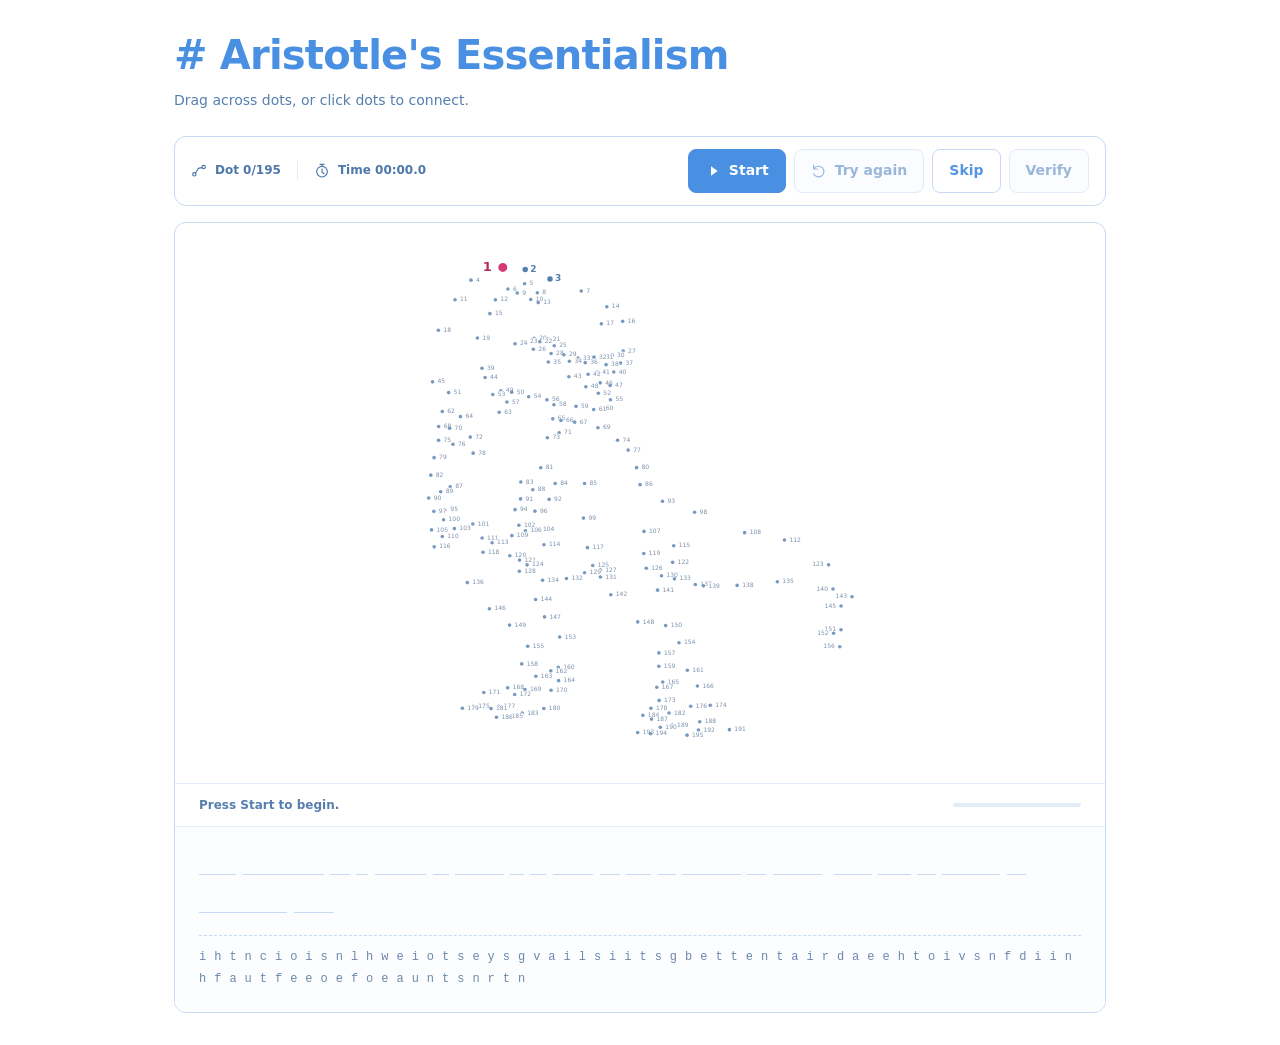
<file: p01-04.html>
<!-- p01-04.html -->
<!doctype html>
<html lang="en-GB">
<head>
  <meta charset="utf-8" />
  <meta name="viewport" content="width=device-width,initial-scale=1" />
  <title>Aristotle — Connect the Dots</title>
  <link rel="stylesheet" href="game-ui.css?v=6610e8156f" />
  <link rel="stylesheet" href="style.css" />
  <link rel="stylesheet" href="p04-game.css?v=30bdf1af65" />
</head>

<body class="p04-body">
  <main class="p04-page">

    <section class="p04-text">
      <h1 class="p04-title"># <strong>Aristotle's Essentialism</strong></h1>
      <p class="p04-instruction">Drag across dots, or click dots to connect.</p>
    </section>

    <header class="p04-top">
      <div class="p04-meta">
        <div class="p04-pill"><svg viewBox="0 0 24 24" aria-hidden="true"><circle cx="5" cy="17" r="2.5"/><circle cx="19" cy="6" r="2.5"/><path d="m7 15 4-7 5-1"/></svg><span id="p04Progress">Dot 0/0</span></div>
        <div class="p04-pill"><svg viewBox="0 0 24 24" aria-hidden="true"><circle cx="12" cy="13" r="8"/><path d="M9 2h6m-3 3v-3m0 7v5l3 2"/></svg><span id="p04Timer">Time 00:00.0</span></div>
      </div>

      <div class="p04-actions">
        <button class="p04-btn p04-start" id="p04StartBtn"><svg viewBox="0 0 24 24" aria-hidden="true"><path d="m9 5 10 7-10 7Z" fill="currentColor" stroke="none"/></svg>Start</button>
        <button class="p04-btn" id="p04TryBtn" disabled><svg viewBox="0 0 24 24" aria-hidden="true"><path d="M5 8a8 8 0 1 1-1 8M4 3v6h6"/></svg>Try again</button>
        <button class="p04-btn" id="p04SkipBtn">Skip</button>
        <button class="p04-btn p04-primary" id="p04VerifyBtn" disabled>Verify</button>
      </div>
    </header>

    <section class="p04-stage-wrap">
      <div class="p04-stage" id="p04Stage">

        <div class="p04-canvas">
          <svg id="p04Svg" viewBox="310 80 1640 1740" preserveAspectRatio="xMidYMid meet" role="img" aria-labelledby="p04SvgTitle">
            <title id="p04SvgTitle">Connect the dots</title>
            <g id="p04Lines"></g>
            <g id="p04Dots"></g>
          </svg>

        </div>
        <div class="p04-board-status">
          <div class="p04-hint" id="p04Hint" role="status" aria-live="polite">Press Start to begin.</div>
          <progress class="p04-track" id="p04Track" value="0" max="195" aria-label="Dots connected"></progress>
        </div>

        <section class="p04-letters" aria-label="Quote builder">
          <div class="p04-built" id="p04Built"></div>
          <div class="p04-pool" id="p04Pool"></div>
        </section>

      </div>
    </section>

    <blockquote class="p04-quote" id="p04Quote" hidden>
      <p>“The essence of a thing is what it is said to be in virtue of itself, and not in virtue of anything else.”</p>
      <footer>— Aristotle, <em>Metaphysics</em>, Book VII, 1032a</footer>
    </blockquote>

  </main>

  <script src="p01-04.js?v=1761e9c896"></script>
</body>
</html>
</file>
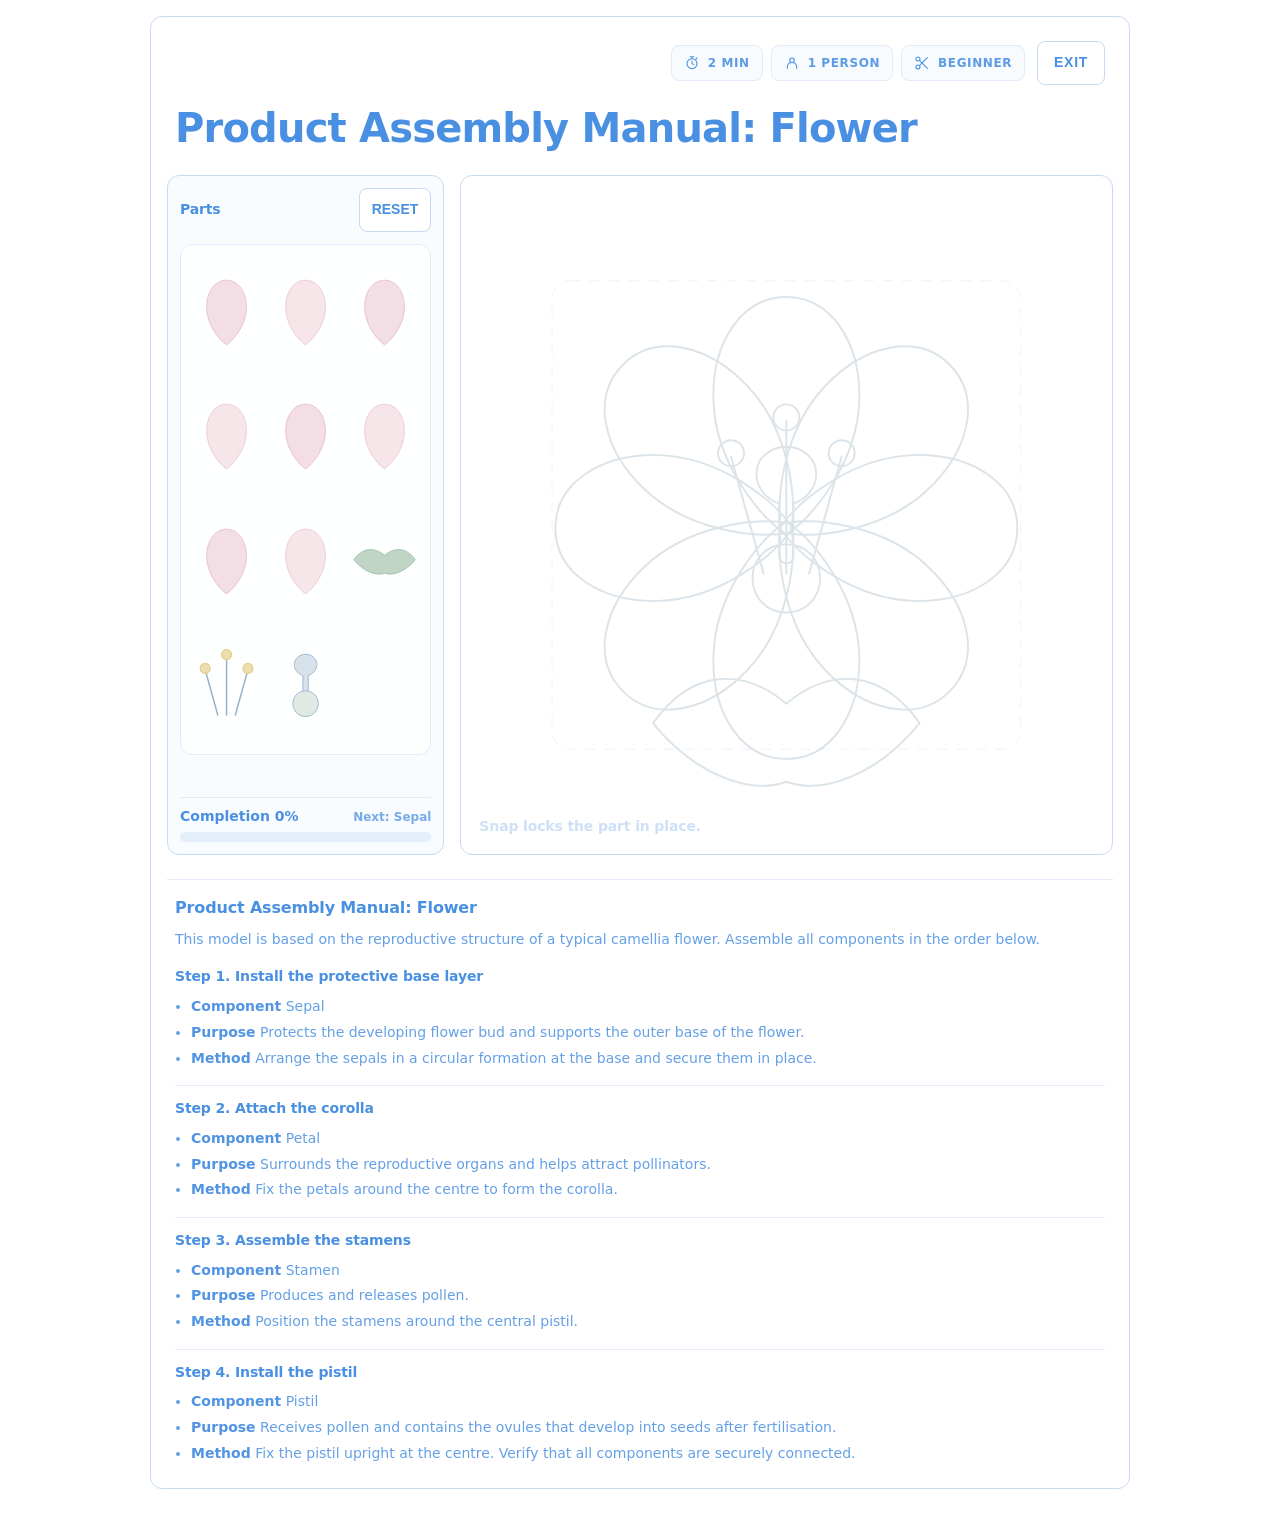
<file: p01-05.html>
<!doctype html>
<html lang="en-GB">
<head>
  <meta charset="utf-8" />
  <meta name="viewport" content="width=device-width,initial-scale=1" />
  <title>Flower Assembly</title>
  <link rel="stylesheet" href="game-ui.css?v=6610e8156f" />
  <link rel="stylesheet" href="style.css" />
  <link rel="stylesheet" href="p05.css?v=2666c527db" />
</head>

<body class="p05-body">
  <main class="p05-sheet" id="p05-sheet">
    <header class="p05-top">
      <div class="p05-meta" aria-label="Meta information">
        <div class="p05-meta-item"><span class="p05-ico" aria-hidden="true"><svg viewBox="0 0 24 24" fill="none" stroke="currentColor" stroke-width="1.6" stroke-linecap="round" stroke-linejoin="round"><circle cx="12" cy="13" r="7.5"/><path d="M12 5.5V2.5M9.5 2.5h5M12 9v4l2.5 1.5M18 6l1.5-1.5"/></svg></span><span class="p05-meta-text">2 MIN</span></div>
        <div class="p05-meta-item"><span class="p05-ico" aria-hidden="true"><svg viewBox="0 0 24 24" fill="none" stroke="currentColor" stroke-width="1.6" stroke-linecap="round" stroke-linejoin="round"><circle cx="12" cy="8" r="3.5"/><path d="M5 20v-2a7 7 0 0 1 14 0v2"/></svg></span><span class="p05-meta-text">1 PERSON</span></div>
        <div class="p05-meta-item"><span class="p05-ico" aria-hidden="true"><svg viewBox="0 0 24 24" fill="none" stroke="currentColor" stroke-width="1.6" stroke-linecap="round" stroke-linejoin="round"><circle cx="6" cy="6" r="3"/><circle cx="6" cy="18" r="3"/><path d="M8.2 8.2 20 20M8.2 15.8 20 4"/></svg></span><span class="p05-meta-text">BEGINNER</span></div>
      </div>
      <button class="p05-btn" id="p05-exit" type="button">EXIT</button>
    </header>

    <h1 class="p05-title">Product Assembly Manual: Flower</h1>

    <section class="p05-stage" id="p05-stage" aria-label="Assembly stage">
      <aside class="p05-tray" aria-label="Parts tray">
        <div class="p05-tray-head">
          <div class="p05-tray-title">
            Parts
            <span class="p05-hoverLabel" id="p05-hoverLabel" aria-live="polite"></span>
          </div>
          <button class="p05-btn" id="p05-reset" type="button">RESET</button>
        </div>

        <div class="p05-stickerfield" id="p05-stickerfield" aria-label="Parts sticker sheet">
          <button class="p05-sticker" type="button" data-part="petalA" aria-label="Petal"
            style="--x:70;--y:18;--s:84;--r:14">
            <svg viewBox="0 0 1000 1000" aria-hidden="true">
              <path d="M500 530 C455 499, 391 417, 388 325 C385 235, 431 165, 500 165 C569 165, 615 235, 612 325 C609 417, 545 499, 500 530 Z"
                fill="rgba(213,57,116,0.20)" stroke="rgba(213,57,116,0.55)" stroke-width="26" stroke-linejoin="round"/>
            </svg>
          </button>

          <button class="p05-sticker" type="button" data-part="petalB" aria-label="Petal"
            style="--x:28;--y:26;--s:80;--r:-10">
            <svg viewBox="0 0 1000 1000" aria-hidden="true">
              <path d="M500 530 C455 499, 391 417, 388 325 C385 235, 431 165, 500 165 C569 165, 615 235, 612 325 C609 417, 545 499, 500 530 Z"
                fill="rgba(195,69,46,0.14)" stroke="rgba(195,69,46,0.50)" stroke-width="26" stroke-linejoin="round"/>
            </svg>
          </button>

          <button class="p05-sticker" type="button" data-part="petalC" aria-label="Petal"
            style="--x:82;--y:40;--s:76;--r:6">
            <svg viewBox="0 0 1000 1000" aria-hidden="true">
              <path d="M500 530 C455 499, 391 417, 388 325 C385 235, 431 165, 500 165 C569 165, 615 235, 612 325 C609 417, 545 499, 500 530 Z"
                fill="rgba(213,57,116,0.20)" stroke="rgba(213,57,116,0.55)" stroke-width="26" stroke-linejoin="round"/>
            </svg>
          </button>

          <button class="p05-sticker" type="button" data-part="petalD" aria-label="Petal"
            style="--x:22;--y:48;--s:78;--r:18">
            <svg viewBox="0 0 1000 1000" aria-hidden="true">
              <path d="M500 530 C455 499, 391 417, 388 325 C385 235, 431 165, 500 165 C569 165, 615 235, 612 325 C609 417, 545 499, 500 530 Z"
                fill="rgba(195,69,46,0.14)" stroke="rgba(195,69,46,0.50)" stroke-width="26" stroke-linejoin="round"/>
            </svg>
          </button>

          <button class="p05-sticker" type="button" data-part="petalE" aria-label="Petal"
            style="--x:62;--y:58;--s:82;--r:-16">
            <svg viewBox="0 0 1000 1000" aria-hidden="true">
              <path d="M500 530 C455 499, 391 417, 388 325 C385 235, 431 165, 500 165 C569 165, 615 235, 612 325 C609 417, 545 499, 500 530 Z"
                fill="rgba(213,57,116,0.20)" stroke="rgba(213,57,116,0.55)" stroke-width="26" stroke-linejoin="round"/>
            </svg>
          </button>

          <button class="p05-sticker" type="button" data-part="petalF" aria-label="Petal"
            style="--x:32;--y:64;--s:74;--r:-22">
            <svg viewBox="0 0 1000 1000" aria-hidden="true">
              <path d="M500 530 C455 499, 391 417, 388 325 C385 235, 431 165, 500 165 C569 165, 615 235, 612 325 C609 417, 545 499, 500 530 Z"
                fill="rgba(195,69,46,0.14)" stroke="rgba(195,69,46,0.50)" stroke-width="26" stroke-linejoin="round"/>
            </svg>
          </button>

          <button class="p05-sticker" type="button" data-part="petalG" aria-label="Petal"
            style="--x:76;--y:74;--s:78;--r:24">
            <svg viewBox="0 0 1000 1000" aria-hidden="true">
              <path d="M500 530 C455 499, 391 417, 388 325 C385 235, 431 165, 500 165 C569 165, 615 235, 612 325 C609 417, 545 499, 500 530 Z"
                fill="rgba(213,57,116,0.20)" stroke="rgba(213,57,116,0.55)" stroke-width="26" stroke-linejoin="round"/>
            </svg>
          </button>

          <button class="p05-sticker" type="button" data-part="petalH" aria-label="Petal"
            style="--x:18;--y:78;--s:80;--r:8">
            <svg viewBox="0 0 1000 1000" aria-hidden="true">
              <path d="M500 530 C455 499, 391 417, 388 325 C385 235, 431 165, 500 165 C569 165, 615 235, 612 325 C609 417, 545 499, 500 530 Z"
                fill="rgba(213,57,116,0.20)" stroke="rgba(213,57,116,0.55)" stroke-width="26" stroke-linejoin="round"/>
            </svg>
          </button>

          <button class="p05-sticker" type="button" data-part="sepal" aria-label="Sepal"
            style="--x:34;--y:44;--s:110;--r:-8">
            <svg viewBox="0 0 1000 1000" aria-hidden="true">
              <path d="M210 620 C 310 520, 430 500, 500 540 C 570 500, 690 520, 790 620 C 720 720, 600 760, 500 750 C 400 760, 280 720, 210 620 Z"
                fill="rgba(74,160,88,0.10)" stroke="rgba(74,160,88,0.45)" stroke-width="24" stroke-linejoin="round"/>
            </svg>
          </button>

          <button class="p05-sticker" type="button" data-part="stamen" aria-label="Stamen"
            style="--x:78;--y:30;--s:92;--r:-4">
            <svg viewBox="0 0 1000 1000" aria-hidden="true">
              <g stroke="rgba(74,144,226,0.45)" stroke-width="22" stroke-linecap="round">
                <line x1="430" y1="210" x2="430" y2="760" />
                <line x1="500" y1="190" x2="500" y2="790" />
                <line x1="570" y1="210" x2="570" y2="760" />
              </g>
              <g fill="rgba(212,206,37,0.30)" stroke="rgba(74,144,226,0.22)" stroke-width="18">
                <circle cx="430" cy="190" r="34" />
                <circle cx="500" cy="170" r="34" />
                <circle cx="570" cy="190" r="34" />
              </g>
            </svg>
          </button>

          <button class="p05-sticker" type="button" data-part="pistil" aria-label="Pistil"
            style="--x:54;--y:76;--s:96;--r:10">
            <svg viewBox="0 0 1000 1000" aria-hidden="true">
              <path d="M500 160 C 600 260, 600 390, 500 490 C 400 390, 400 260, 500 160 Z"
                fill="rgba(74,144,226,0.08)" stroke="rgba(74,144,226,0.40)" stroke-width="24" stroke-linejoin="round"/>
              <path d="M500 490 C 580 560, 590 660, 500 820 C 410 660, 420 560, 500 490 Z"
                fill="rgba(74,160,88,0.05)" stroke="rgba(74,160,88,0.28)" stroke-width="20" stroke-linejoin="round"/>
            </svg>
          </button>
        </div>

        <div class="p05-status" id="p05-status" aria-live="polite"></div>

        <div class="p05-progress" aria-label="Progress">
          <div class="p05-progress-row">
            <div class="p05-progress-left">Completion <span id="p05-pct">0%</span></div>
            <div class="p05-progress-right" id="p05-next">Next: Sepal</div>
          </div>
          <div class="p05-bar" role="progressbar" aria-valuemin="0" aria-valuemax="100" aria-valuenow="0">
            <div class="p05-bar-fill" id="p05-bar"></div>
          </div>
        </div>
      </aside>

      <section class="p05-board-wrap" aria-label="Assembly board and labels">
        <div class="p05-board" id="p05-board">
          <svg class="p05-guide" viewBox="0 0 1000 1000" preserveAspectRatio="xMidYMid meet" aria-hidden="true">
            <g class="g-petal">
              <path d="M500 530 C455 499, 391 417, 388 325 C385 235, 431 165, 500 165 C569 165, 615 235, 612 325 C609 417, 545 499, 500 530 Z" transform="rotate(0 500 520)"/>
              <path d="M500 530 C455 499, 391 417, 388 325 C385 235, 431 165, 500 165 C569 165, 615 235, 612 325 C609 417, 545 499, 500 530 Z" transform="rotate(45 500 520)"/>
              <path d="M500 530 C455 499, 391 417, 388 325 C385 235, 431 165, 500 165 C569 165, 615 235, 612 325 C609 417, 545 499, 500 530 Z" transform="rotate(90 500 520)"/>
              <path d="M500 530 C455 499, 391 417, 388 325 C385 235, 431 165, 500 165 C569 165, 615 235, 612 325 C609 417, 545 499, 500 530 Z" transform="rotate(135 500 520)"/>
              <path d="M500 530 C455 499, 391 417, 388 325 C385 235, 431 165, 500 165 C569 165, 615 235, 612 325 C609 417, 545 499, 500 530 Z" transform="rotate(180 500 520)"/>
              <path d="M500 530 C455 499, 391 417, 388 325 C385 235, 431 165, 500 165 C569 165, 615 235, 612 325 C609 417, 545 499, 500 530 Z" transform="rotate(225 500 520)"/>
              <path d="M500 530 C455 499, 391 417, 388 325 C385 235, 431 165, 500 165 C569 165, 615 235, 612 325 C609 417, 545 499, 500 530 Z" transform="rotate(270 500 520)"/>
              <path d="M500 530 C455 499, 391 417, 388 325 C385 235, 431 165, 500 165 C569 165, 615 235, 612 325 C609 417, 545 499, 500 530 Z" transform="rotate(315 500 520)"/>
            </g>

            <g class="g-sepal">
              <path d="M295 820 C355 735, 435 735, 500 790 C565 735, 645 735, 705 820 C640 900, 555 930, 500 910 C445 930, 360 900, 295 820 Z"/>
            </g>

            <g class="g-pistil">
              <path d="M500 395 C526 395, 546 414, 546 437 C546 460, 528 477, 511 482 L511 563 C511 578, 489 578, 489 563 L489 482 C472 477, 454 460, 454 437 C454 414, 474 395, 500 395 Z"/>
              <path d="M500 545 C530 545, 552 568, 552 597 C552 627, 530 650, 500 650 C470 650, 448 627, 448 597 C448 568, 470 545, 500 545 Z"/>
            </g>

            <g class="g-stamen">
              <line x1="430" y1="310" x2="430" y2="680" />
              <line x1="500" y1="290" x2="500" y2="710" />
              <line x1="570" y1="310" x2="570" y2="680" />
              <circle cx="430" cy="290" r="28" />
              <circle cx="500" cy="270" r="28" />
              <circle cx="570" cy="290" r="28" />
            </g>

            <rect class="g-frame" x="140" y="140" width="720" height="720" rx="28"/>
          </svg>

          <div class="p05-board-hint" id="p05-board-hint">Snap locks the part in place.</div>
          <button class="p05-target" id="p05-target" type="button" aria-label="Place selected part" hidden><span aria-hidden="true">+</span></button>

          <div class="p05-slot" data-slot="sepal" data-x="160" data-y="560" data-w="680" data-h="340" data-z="1"></div>

          <div class="p05-slot" data-slot="petalA" data-x="190" data-y="120" data-w="620" data-h="700" data-z="6"></div>
          <div class="p05-slot" data-slot="petalB" data-x="190" data-y="120" data-w="620" data-h="700" data-z="7"></div>
          <div class="p05-slot" data-slot="petalC" data-x="190" data-y="120" data-w="620" data-h="700" data-z="8"></div>
          <div class="p05-slot" data-slot="petalD" data-x="190" data-y="120" data-w="620" data-h="700" data-z="5"></div>
          <div class="p05-slot" data-slot="petalE" data-x="190" data-y="120" data-w="620" data-h="700" data-z="9"></div>
          <div class="p05-slot" data-slot="petalF" data-x="190" data-y="120" data-w="620" data-h="700" data-z="4"></div>
          <div class="p05-slot" data-slot="petalG" data-x="190" data-y="120" data-w="620" data-h="700" data-z="10"></div>
          <div class="p05-slot" data-slot="petalH" data-x="190" data-y="120" data-w="620" data-h="700" data-z="3"></div>

          <div class="p05-slot" data-slot="stamen" data-x="360" data-y="240" data-w="280" data-h="520" data-z="11"></div>
          <div class="p05-slot" data-slot="pistil" data-x="390" data-y="240" data-w="220" data-h="650" data-z="12"></div>

          <div class="p05-fixed" id="p05-fixed"></div>
        </div>

        <aside class="p05-labelPanel" id="p05-labelPanel" aria-hidden="true">
          <div class="p05-labelTitle">Parts</div>
          <ul class="p05-labelList">
            <li class="p05-labelItem"><span class="p05-labelName">Petal</span><span class="p05-labelSwatch" style="background:rgba(213,57,116,0.18)"></span></li>
            <li class="p05-labelItem"><span class="p05-labelName">Sepal</span><span class="p05-labelSwatch" style="background:rgba(74,160,88,0.14)"></span></li>
            <li class="p05-labelItem"><span class="p05-labelName">Stamen</span><span class="p05-labelSwatch" style="background:rgba(74,144,226,0.14)"></span></li>
            <li class="p05-labelItem"><span class="p05-labelName">Pistil</span><span class="p05-labelSwatch" style="background:rgba(74,144,226,0.10)"></span></li>
          </ul>
        </aside>
      </section>
    </section>

    <section class="p05-manual" aria-label="Product assembly manual">
      <h2 class="p05-manual-title">Product Assembly Manual: Flower</h2>
      <p class="p05-manual-intro">
        This model is based on the reproductive structure of a typical camellia flower. Assemble all components in the order below.
      </p>

      <div class="p05-steps">
        <article class="p05-step" id="step-1">
          <h3 class="p05-step-title">Step 1. Install the protective base layer</h3>
          <ul class="p05-step-list">
            <li><strong>Component</strong> Sepal</li>
            <li><strong>Purpose</strong> Protects the developing flower bud and supports the outer base of the flower.</li>
            <li><strong>Method</strong> Arrange the sepals in a circular formation at the base and secure them in place.</li>
          </ul>
        </article>

        <article class="p05-step" id="step-2">
          <h3 class="p05-step-title">Step 2. Attach the corolla</h3>
          <ul class="p05-step-list">
            <li><strong>Component</strong> Petal</li>
            <li><strong>Purpose</strong> Surrounds the reproductive organs and helps attract pollinators.</li>
            <li><strong>Method</strong> Fix the petals around the centre to form the corolla.</li>
          </ul>
        </article>

        <article class="p05-step" id="step-3">
          <h3 class="p05-step-title">Step 3. Assemble the stamens</h3>
          <ul class="p05-step-list">
            <li><strong>Component</strong> Stamen</li>
            <li><strong>Purpose</strong> Produces and releases pollen.</li>
            <li><strong>Method</strong> Position the stamens around the central pistil.</li>
          </ul>
        </article>

        <article class="p05-step" id="step-4">
          <h3 class="p05-step-title">Step 4. Install the pistil</h3>
          <ul class="p05-step-list">
            <li><strong>Component</strong> Pistil</li>
            <li><strong>Purpose</strong> Receives pollen and contains the ovules that develop into seeds after fertilisation.</li>
            <li><strong>Method</strong> Fix the pistil upright at the centre. Verify that all components are securely connected.</li>
          </ul>
        </article>
      </div>
    </section>
  </main>

  <script>
    (function () {
      const sheet = document.getElementById("p05-sheet");
      const board = document.getElementById("p05-board");
      const fixedLayer = document.getElementById("p05-fixed");
      const labelPanel = document.getElementById("p05-labelPanel");

      const statusEl = document.getElementById("p05-status");
      const pctEl = document.getElementById("p05-pct");
      const barEl = document.getElementById("p05-bar");
      const nextEl = document.getElementById("p05-next");
      const resetBtn = document.getElementById("p05-reset");
      const exitBtn = document.getElementById("p05-exit");
      const hoverLabelEl = document.getElementById("p05-hoverLabel");
      const targetBtn = document.getElementById("p05-target");
      const boardHint = document.getElementById("p05-board-hint");

      const parts = Array.from(document.querySelectorAll(".p05-sticker[data-part]"));
      const slots = Array.from(document.querySelectorAll(".p05-slot[data-slot]"));

      const PETALS = ["petalA","petalB","petalC","petalD","petalE","petalF","petalG","petalH"];
      const ALL = ["sepal", ...PETALS, "stamen", "pistil"];
      const total = ALL.length;

      const done = new Set();
      let dragging = null;
      let ghost = null;
      let selectedPart = null;
      let pointer = null;
      let suppressClick = false;
      let previousUserSelect = "";
      let roundIndex = 0;

      const PALETTES = [
        {"petalA":[211,128,156],"petalB":[222,153,169],"sepal":[115,159,125],"accent":[116,153,185],"pollen":[218,189,95]},
        {"petalA":[167,143,190],"petalB":[187,161,204],"sepal":[118,159,135],"accent":[124,149,185],"pollen":[220,189,105]},
        {"petalA":[221,143,130],"petalB":[230,166,151],"sepal":[116,159,132],"accent":[116,151,183],"pollen":[221,189,100]},
        {"petalA":[188,139,174],"petalB":[205,161,190],"sepal":[117,155,130],"accent":[119,153,189],"pollen":[218,190,101]},
        {"petalA":[217,156,127],"petalB":[231,178,151],"sepal":[121,159,131],"accent":[119,151,182],"pollen":[221,189,103]}
      ];

      function rgba(rgb, alpha) {
        return "rgba(" + rgb[0] + "," + rgb[1] + "," + rgb[2] + "," + alpha + ")";
      }

      function currentPalette() {
        return PALETTES[roundIndex % PALETTES.length];
      }

      function petalTone(partId) {
        const index = PETALS.indexOf(partId);
        return index % 2 === 0 ? "petalA" : "petalB";
      }

      function displayName(partId) {
        if (partId === "sepal") return "Sepal";
        if (partId === "stamen") return "Stamen";
        if (partId === "pistil") return "Pistil";
        if (PETALS.includes(partId)) return "Petal";
        return "Part";
      }

      function setStatus(msg, isError) {
        statusEl.textContent = msg || "";
        statusEl.classList.toggle("is-error", !!isError);
      }

      function tint(rgb, white) {
        return "rgb(" + rgb.map(value => Math.round(value + (255 - value) * white)).join(",") + ")";
      }

      function applyStickerPalette() {
        parts.forEach(part => {
          const partId = part.dataset.part;
          const svg = buildOverlaySVG(partId).querySelector("svg");
          svg.querySelector("g").removeAttribute("transform");
          const viewBox = PETALS.includes(partId) ? "340 130 320 440"
            : {sepal: "250 710 500 250", stamen: "370 320 260 310", pistil: "410 365 180 320"}[partId];
          svg.setAttribute("viewBox", viewBox);
          svg.setAttribute("aria-hidden", "true");
          part.querySelector("svg").replaceWith(svg);
        });
      }

      function applyGuidePalette() {
        const petalGuides = board.querySelectorAll(".g-petal path");
        PETALS.forEach((partId, index) => {
          petalGuides[index].setAttribute("d", PETAL_D);
          petalGuides[index].setAttribute("transform", "rotate(" + PETAL_ROT[partId] + " 500 520)");
        });
        ["sepal", "stamen", "pistil"].forEach(partId => {
          const svg = buildOverlaySVG(partId).querySelector("svg");
          const group = board.querySelector(".g-" + partId);
          group.replaceChildren(...Array.from(svg.querySelector("g").children));
        });
        board.querySelectorAll(".p05-guide path, .p05-guide line, .p05-guide circle").forEach(shape => {
          shape.setAttribute("fill", "none");
          shape.setAttribute("stroke", "#dce4e9");
          shape.setAttribute("stroke-width", "3");
          shape.style.fill = "none";
          shape.style.stroke = "#dce4e9";
        });
        const palette = currentPalette();
        const swatches = document.querySelectorAll(".p05-labelSwatch");
        [palette.petalA, palette.sepal, palette.pollen, palette.accent].forEach((tone, index) => {
          swatches[index].style.background = tint(tone, 0.6);
        });
      }

      function applyRoundPalette() {
        applyStickerPalette();
        applyGuidePalette();
      }

      function shake() {
        board.classList.remove("is-shake");
        void board.offsetWidth;
        board.classList.add("is-shake");
      }

      function boardFit() {
        const r = board.getBoundingClientRect();
        const side = Math.min(r.width, r.height);
        const offsetX = (r.width - side) / 2;
        const offsetY = (r.height - side) / 2;
        return { rect: r, side, offsetX, offsetY };
      }

      function partAnchor(partId) {
        if (PETALS.includes(partId)) {
          const angle = PETAL_ROT[partId] * Math.PI / 180;
          return {x: 500 + 250 * Math.sin(angle), y: 520 - 250 * Math.cos(angle)};
        }
        return {sepal: {x: 500, y: 850}, stamen: {x: 500, y: 390}, pistil: {x: 500, y: 550}}[partId];
      }

      function anchorClient(partId) {
        const fit = boardFit();
        const anchor = partAnchor(partId);
        return {x: fit.rect.left + fit.offsetX + anchor.x * fit.side / 1000,
                y: fit.rect.top + fit.offsetY + anchor.y * fit.side / 1000};
      }

      function positionTarget() {
        if (!selectedPart) return;
        const fit = boardFit();
        const anchor = partAnchor(selectedPart.dataset.part);
        targetBtn.style.left = (fit.offsetX + anchor.x * fit.side / 1000) + "px";
        targetBtn.style.top = (fit.offsetY + anchor.y * fit.side / 1000) + "px";
      }

      function clearSlotStates() {
        slots.forEach(s => s.classList.remove("is-active", "is-error"));
      }

      function nextRequiredGroup() {
        if (!done.has("sepal")) return "sepal";

        const petalsLeft = PETALS.some(p => !done.has(p));
        if (petalsLeft) return "petal";

        if (!done.has("stamen")) return "stamen";
        if (!done.has("pistil")) return "pistil";
        return null;
      }

      function progressUpdate() {
        const percent = Math.round((done.size / total) * 100);
        pctEl.textContent = percent + "%";
        barEl.style.width = percent + "%";
        barEl.parentElement.setAttribute("aria-valuenow", String(percent));
        barEl.parentElement.setAttribute("aria-valuetext", done.size + " of " + total + " parts installed");

        const req = nextRequiredGroup();
        if (!req) {
          nextEl.textContent = "Complete";
          sheet.classList.add("is-complete");
          labelPanel?.setAttribute("aria-hidden", "false");
          setStatus("All components installed. Press RESET when you are ready to build again.", false);
          return;
        }

        parts.forEach(part => part.classList.toggle("is-ready", !done.has(part.dataset.part) && isPartAllowedNow(part.dataset.part)));
        if (req === "petal") nextEl.textContent = "Petals: " + PETALS.filter(id => done.has(id)).length + "/8";
        else nextEl.textContent = "Next: " + displayName(req);
      }

      const PETAL_D = "M500 530 C455 499, 391 417, 388 325 C385 235, 431 165, 500 165 C569 165, 615 235, 612 325 C609 417, 545 499, 500 530 Z";

      const SEPAL_D = "M295 820 C355 735, 435 735, 500 790 C565 735, 645 735, 705 820 C640 900, 555 930, 500 910 C445 930, 360 900, 295 820 Z";
      const PISTIL_TOP_D = "M500 395 C526 395, 546 414, 546 437 C546 460, 528 477, 511 482 L511 563 C511 578, 489 578, 489 563 L489 482 C472 477, 454 460, 454 437 C454 414, 474 395, 500 395 Z";
      const PISTIL_BASE_D = "M500 545 C530 545, 552 568, 552 597 C552 627, 530 650, 500 650 C470 650, 448 627, 448 597 C448 568, 470 545, 500 545 Z";

      function getPartShapes(partId) {
        const palette = currentPalette();
        if (PETALS.includes(partId)) {
          const tone = palette[petalTone(partId)];
          return [{type: "path", d: PETAL_D, fill: tint(tone, 0.68), stroke: tint(tone, 0.22), sw: 4}];
        }
        return {
          sepal: [{type: "path", d: SEPAL_D, fill: tint(palette.sepal, 0.56), stroke: tint(palette.sepal, 0.16), sw: 4}],
          stamen: [
            {type: "line", x1: 415, y1: 410, x2: 465, y2: 590, stroke: tint(palette.accent, 0.05), sw: 6},
            {type: "line", x1: 500, y1: 355, x2: 500, y2: 590, stroke: tint(palette.accent, 0.05), sw: 6},
            {type: "line", x1: 585, y1: 410, x2: 535, y2: 590, stroke: tint(palette.accent, 0.05), sw: 6},
            {type: "circle", cx: 415, cy: 405, r: 20, fill: tint(palette.pollen, 0.36), stroke: tint(palette.pollen, 0.02), sw: 4},
            {type: "circle", cx: 500, cy: 350, r: 20, fill: tint(palette.pollen, 0.36), stroke: tint(palette.pollen, 0.02), sw: 4},
            {type: "circle", cx: 585, cy: 405, r: 20, fill: tint(palette.pollen, 0.36), stroke: tint(palette.pollen, 0.02), sw: 4}
          ],
          pistil: [
            {type: "path", d: PISTIL_TOP_D, fill: tint(palette.accent, 0.64), stroke: tint(palette.accent, 0.12), sw: 4},
            {type: "path", d: PISTIL_BASE_D, fill: tint(palette.sepal, 0.72), stroke: tint(palette.accent, 0.12), sw: 4}
          ]
        }[partId] || [];
      }

      const PETAL_ROT = {
        petalA: 0,
        petalB: 45,
        petalC: 90,
        petalD: 135,
        petalE: 180,
        petalF: 225,
        petalG: 270,
        petalH: 315
      };

      function buildOverlaySVG(partId) {
        const svgNS = "http://www.w3.org/2000/svg";
        const wrap = document.createElement("div");
        wrap.className = "p05-ghost";

        const svg = document.createElementNS(svgNS, "svg");
        svg.setAttribute("viewBox", "0 0 1000 1000");
        svg.setAttribute("preserveAspectRatio", "xMidYMid meet");
        svg.style.width = "100%";
        svg.style.height = "100%";

        const g = document.createElementNS(svgNS, "g");
        if (PETALS.includes(partId)) {
          const ang = PETAL_ROT[partId] || 0;
          g.setAttribute("transform", "rotate(" + ang + " 500 520)");
        }

        const defs = getPartShapes(partId);
        for (const s of defs) {
          let el = null;

          if (s.type === "path") {
            el = document.createElementNS(svgNS, "path");
            el.setAttribute("d", s.d);
            el.setAttribute("fill", s.fill || "none");
            el.setAttribute("stroke", s.stroke || "none");
            el.setAttribute("stroke-width", String(s.sw || 10));
            el.setAttribute("stroke-linejoin", "round");
          } else if (s.type === "line") {
            el = document.createElementNS(svgNS, "line");
            el.setAttribute("x1", String(s.x1));
            el.setAttribute("y1", String(s.y1));
            el.setAttribute("x2", String(s.x2));
            el.setAttribute("y2", String(s.y2));
            el.setAttribute("stroke", s.stroke || "none");
            el.setAttribute("stroke-width", String(s.sw || 10));
            el.setAttribute("stroke-linecap", "round");
          } else if (s.type === "circle") {
            el = document.createElementNS(svgNS, "circle");
            el.setAttribute("cx", String(s.cx));
            el.setAttribute("cy", String(s.cy));
            el.setAttribute("r", String(s.r));
            el.setAttribute("fill", s.fill || "none");
            el.setAttribute("stroke", s.stroke || "none");
            el.setAttribute("stroke-width", String(s.sw || 10));
          }

          if (el) g.appendChild(el);
        }

        svg.appendChild(g);
        wrap.appendChild(svg);
        return wrap;
      }

      function positionGhost(partId, clientX, clientY) {
        if (!ghost) return;
        const fit = boardFit();
        const anchor = partAnchor(partId);
        const near = isInsideSlot(partId, clientX, clientY);
        const point = near ? anchorClient(partId) : {x: clientX, y: clientY};
        ghost.style.width = fit.side + "px";
        ghost.style.height = fit.side + "px";
        ghost.style.left = (point.x - anchor.x * fit.side / 1000) + "px";
        ghost.style.top = (point.y - anchor.y * fit.side / 1000) + "px";
        targetBtn.classList.toggle("is-near", near);
      }

      function clearSelection() {
        selectedPart = null;
        targetBtn.hidden = true;
        targetBtn.classList.remove("is-near");
        parts.forEach(part => {
          part.classList.remove("is-selected");
          part.setAttribute("aria-pressed", "false");
        });
        board.querySelectorAll(".is-target").forEach(shape => shape.classList.remove("is-target"));
        boardHint.textContent = "Snap locks the part in place.";
      }

      function selectPart(part, keyboard = false) {
        const partId = part.dataset.part;
        if (done.has(partId)) return false;
        if (!isPartAllowedNow(partId)) {
          const req = nextRequiredGroup();
          setStatus("Place " + (req === "petal" ? "the petals" : displayName(req)) + " first.", true);
          return false;
        }
        clearSelection();
        selectedPart = part;
        part.classList.add("is-selected");
        part.setAttribute("aria-pressed", "true");
        targetBtn.hidden = false;
        targetBtn.setAttribute("aria-label", "Place " + part.getAttribute("aria-label"));
        const guideShapes = PETALS.includes(partId)
          ? [board.querySelectorAll(".g-petal path")[PETALS.indexOf(partId)]]
          : board.querySelectorAll(".g-" + partId + " > *");
        guideShapes.forEach(shape => shape?.classList.add("is-target"));
        positionTarget();
        boardHint.textContent = "Drag to the marker, or tap + to place.";
        setStatus(displayName(partId) + " selected.", false);
        if (keyboard) targetBtn.focus({preventScroll: true});
        return true;
      }

      function showGhost(partId, clientX, clientY) {
        ghost = buildOverlaySVG(partId);
        document.body.appendChild(ghost);
        positionGhost(partId, clientX, clientY);
      }

      function hideGhost() {
        ghost?.remove();
        ghost = null;
      }

      function lockPart(partId) {
        const slotEl = slots.find(s => s.dataset.slot === partId);
        const z = Number(slotEl?.dataset.z || "1");

        const wrap = document.createElement("div");
        wrap.style.position = "absolute";
        wrap.style.inset = "0";
        wrap.style.width = "100%";
        wrap.style.height = "100%";
        wrap.style.zIndex = String(z);
        wrap.style.pointerEvents = "none";

        const svgWrap = buildOverlaySVG(partId);
        const svg = svgWrap.querySelector("svg");
        svgWrap.remove();

        svg.style.width = "100%";
        svg.style.height = "100%";
        svg.style.display = "block";
        wrap.appendChild(svg);

        fixedLayer.appendChild(wrap);
      }

      function isPartAllowedNow(partId) {
        const req = nextRequiredGroup();
        if (!req) return false;

        if (req === "sepal") return partId === "sepal";
        if (req === "petal") return PETALS.includes(partId);
        return partId === req;
      }

      function isInsideSlot(partId, clientX, clientY) {
        const fit = boardFit();
        const anchor = anchorClient(partId);
        // Each petal has its own position; allow a small margin for touch input.
        const tolerance = Math.max(26, fit.side * 0.115);
        return Math.hypot(clientX - anchor.x, clientY - anchor.y) <= tolerance;
      }

      function dropAt(clientX, clientY) {
        if (!selectedPart) return;
        const part = selectedPart;
        const partId = part.dataset.part;
        if (!isPartAllowedNow(partId) || done.has(partId)) return;
        if (!isInsideSlot(partId, clientX, clientY)) {
          setStatus("Almost there. Move this part closer to the + marker.", true);
          shake();
          return;
        }
        const keyboardPlacement = document.activeElement === targetBtn;
        done.add(partId);
        part.classList.add("is-done");
        part.classList.remove("is-ready");
        part.disabled = true;
        lockPart(partId);
        clearSelection();
        setStatus("Locked in place.", false);
        progressUpdate();
        if (keyboardPlacement) {
          const nextPart = parts.find(el => !el.disabled && isPartAllowedNow(el.dataset.part));
          (nextPart || resetBtn).focus({preventScroll: true});
        }
      }

      function stopDrag() {
        const part = dragging;
        const pointerId = pointer?.id;
        dragging = null;
        pointer = null;
        part?.classList.remove("is-dragging");
        if (part?.hasPointerCapture?.(pointerId)) part.releasePointerCapture(pointerId);
        hideGhost();
        targetBtn.classList.remove("is-near");
        if (part) document.body.style.userSelect = previousUserSelect;
      }

      function onPointerDown(e) {
        if (e.button !== 0 || dragging || !selectPart(e.currentTarget)) return;
        dragging = e.currentTarget;
        pointer = {id: e.pointerId, x: e.clientX, y: e.clientY};
        previousUserSelect = document.body.style.userSelect;
        dragging.setPointerCapture?.(e.pointerId);
      }

      function onPointerMove(e) {
        if (!dragging || e.pointerId !== pointer?.id) return;
        if (!ghost && Math.hypot(e.clientX - pointer.x, e.clientY - pointer.y) > 7) {
          dragging.classList.add("is-dragging");
          document.body.style.userSelect = "none";
          showGhost(dragging.dataset.part, e.clientX, e.clientY);
        }
        if (ghost) positionGhost(dragging.dataset.part, e.clientX, e.clientY);
      }

      function onPointerUp(e) {
        if (!dragging || e.pointerId !== pointer?.id) return;
        const wasDrag = !!ghost;
        stopDrag();
        if (wasDrag) {
          suppressClick = true;
          dropAt(e.clientX, e.clientY);
          setTimeout(() => { suppressClick = false; }, 0);
        }
      }

      function cancelPointer(e) {
        if (!dragging || (e?.pointerId !== undefined && e.pointerId !== pointer?.id)) return;
        stopDrag();
        setStatus("Part selected. Drag again, or tap its + marker.", false);
      }

      function hardReset() {
        const wasComplete = done.size === total;
        suppressClick = false;
        stopDrag();
        clearSelection();
        done.clear();
        fixedLayer.innerHTML = "";
        parts.forEach(part => {
          part.classList.remove("is-done", "is-dragging");
          part.disabled = false;
        });
        clearSlotStates();
        sheet.classList.remove("is-complete", "is-wide", "is-shake");
        labelPanel?.setAttribute("aria-hidden", "true");
        if (wasComplete) {
          roundIndex = (roundIndex + 1) % PALETTES.length;
          applyRoundPalette();
        }
        progressUpdate();
        setStatus("", false);
      }

      parts.forEach(btn => {
        if (PETALS.includes(btn.dataset.part)) btn.setAttribute("aria-label", "Petal " + (PETALS.indexOf(btn.dataset.part) + 1));
        btn.setAttribute("aria-pressed", "false");
        btn.addEventListener("pointerdown", onPointerDown);
        btn.addEventListener("lostpointercapture", cancelPointer);
        btn.addEventListener("click", e => {
          if (!suppressClick) selectPart(btn, e.detail === 0);
        });
        btn.addEventListener("mouseenter", () => {
          hoverLabelEl.textContent = displayName(btn.dataset.part);
        });
        btn.addEventListener("mouseleave", () => { hoverLabelEl.textContent = ""; });
      });
      board.addEventListener("click", e => {
        if (!selectedPart || suppressClick) return;
        const point = e.target.closest(".p05-target") ? anchorClient(selectedPart.dataset.part) : {x: e.clientX, y: e.clientY};
        dropAt(point.x, point.y);
      });
      window.addEventListener("pointermove", onPointerMove);
      window.addEventListener("pointerup", onPointerUp);
      window.addEventListener("pointercancel", cancelPointer);
      window.addEventListener("blur", () => cancelPointer());
      window.addEventListener("keydown", e => {
        if (e.key === "Escape") {
          stopDrag();
          clearSelection();
          setStatus("Selection cleared.", false);
        }
      });
      window.addEventListener("resize", () => {
        stopDrag();
        positionTarget();
      });
      if ("ResizeObserver" in window) {
        new ResizeObserver(() => {
          stopDrag();
          positionTarget();
        }).observe(board);
      }
      resetBtn.addEventListener("click", hardReset);

      exitBtn?.addEventListener("click", () => {
        window.location.href = "index.html";
      });

      applyRoundPalette();
      progressUpdate();
    })();
  </script>
</body>
</html>
</file>
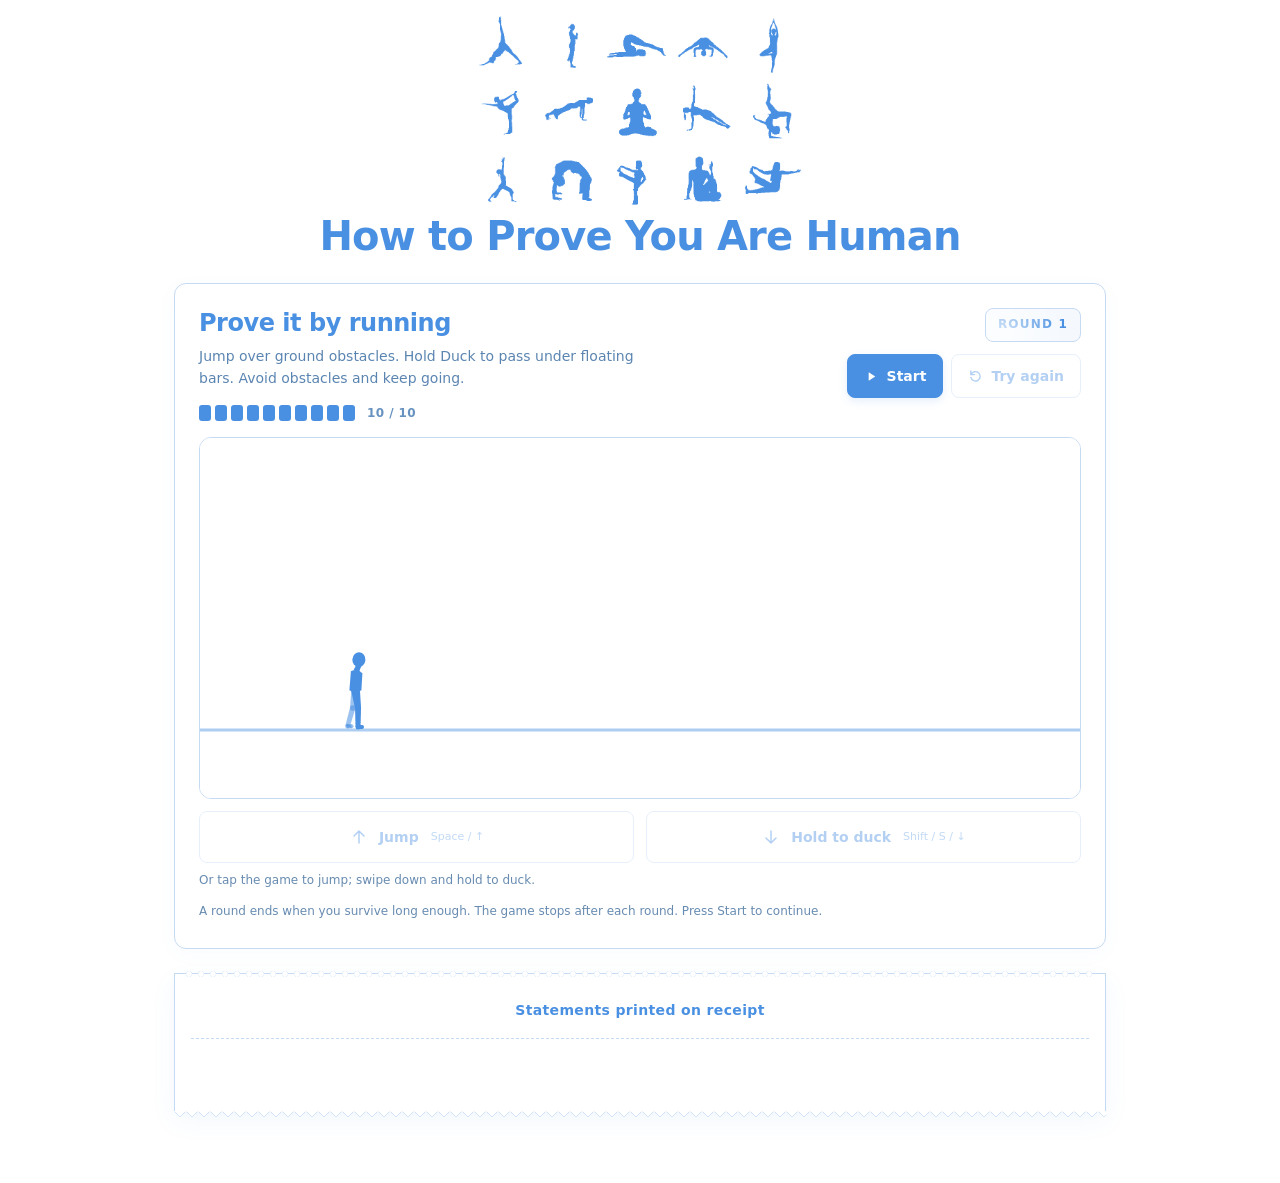
<file: p01-06.html>
<!doctype html>
<html lang="en-GB">
<head>
<meta charset="utf-8" />
<meta name="viewport" content="width=device-width,initial-scale=1" />
<title>How to Prove You Are Human</title>
<link rel="stylesheet" href="game-ui.css?v=6610e8156f" />
<style>
    :root {
        --blue: #4a90e2;
        --paper: #ffffff;
        --runner: #4a90e2;
        --danger: #d53974;
        --ui-border: var(--game-line);
        --ui-border-strong: var(--game-line);
    }

    * {
        box-sizing: border-box;
    }

    html,
    body {
        height: 100%;
    }

    body {
        margin: 0;
        background: var(--paper);
        color: var(--blue);
        font-family: system-ui, -apple-system, Segoe UI, Roboto, Helvetica, Arial, sans-serif;
        font-size: var(--game-body-size);
        line-height: var(--game-leading);
    }

    .wrap {
        max-width: 980px;
        margin: 0 auto;
        padding: 22px 18px 64px;
    }

    .mark {
        display: grid;
        place-items: center;
        margin: 6px 0 14px;
    }

    .mark img {
        width: min(410px, 72vw);
        height: auto;
        display: block;
        user-select: none;
        -webkit-user-drag: none;
    }

    h1 {
        margin: 8px 0 18px;
        font-size: clamp(34px, 3.6vw, 44px);
        line-height: 1.05;
        letter-spacing: -0.03em;
        text-align: center;
        color: var(--blue);
    }

    /* Game panel */
    .gameCard {
        border: 2px solid var(--ui-border);
        border-radius: 18px;
        background: #fff;
        padding: 16px 16px 14px;
    }

    .topRow {
        display: flex;
        align-items: flex-start;
        justify-content: space-between;
        gap: 14px;
        flex-wrap: wrap;
    }

    .leftMeta {
        display: flex;
        flex-direction: column;
        gap: 10px;
        min-width: 320px;
        flex: 1;
    }

    .gameTitle {
        font-size: 28px;
        font-weight: 800;
        letter-spacing: -0.02em;
        color: var(--blue);
        margin: 0;
    }

    .gameSub {
        margin: 0;
        font-size: 15px;
        line-height: 1.45;
        color: rgba(74, 144, 226, 0.75);
    }

    .rightMeta {
        display: flex;
        align-items: flex-start;
        gap: 10px;
        flex-wrap: wrap;
        justify-content: flex-end;
    }

    .roundPill {
        display: inline-flex;
        align-items: center;
        justify-content: center;
        padding: 10px 16px;
        border-radius: 999px;
        border: 2px solid var(--ui-border-strong);
        background: rgba(74, 144, 226, 0.06);
        color: var(--blue);
        font-weight: 900;
        font-size: 28px;
        letter-spacing: 0.02em;
        position: relative;
        overflow: hidden;
        user-select: none;
    }

    /* subtle glitter sweep (on round change) */
    .roundPill.glitter::after {
        content: "";
        position: absolute;
        inset: -40% -60%;
        background:
            radial-gradient(circle at 30% 40%, rgba(255, 255, 255, 0.92), rgba(255, 255, 255, 0) 45%),
            radial-gradient(circle at 70% 55%, rgba(255, 255, 255, 0.78), rgba(255, 255, 255, 0) 42%),
            linear-gradient(120deg, rgba(255, 255, 255, 0) 35%, rgba(255, 255, 255, 0.45) 50%, rgba(255, 255, 255, 0) 65%);
        transform: translateX(-35%) rotate(8deg);
        animation: glitterSweep 720ms ease-out 1;
        pointer-events: none;
        mix-blend-mode: screen;
        opacity: 0.95;
    }

    @keyframes glitterSweep {
        0% {
            transform: translateX(-55%) rotate(8deg);
            opacity: 0;
        }

        15% {
            opacity: 1;
        }

        100% {
            transform: translateX(55%) rotate(8deg);
            opacity: 0;
        }
    }

    .btn {
        height: 46px;
        padding: 0 18px;
        border-radius: 14px;
        border: 2px solid var(--ui-border-strong);
        background: #fff;
        color: var(--blue);
        font-weight: 800;
        font-size: 16px;
        cursor: pointer;
        user-select: none;
        transition: transform 120ms ease, background 160ms ease, border-color 160ms ease, opacity 160ms ease;
    }

    .btnPrimary {
        background: var(--blue);
        border-color: var(--blue);
        color: #fff;
    }

    .btn:active {
        transform: translateY(1px);
    }

    .btn[disabled] {
        opacity: 0.45;
        cursor: not-allowed;
        transform: none;
    }

    .is-hidden {
        display: none !important;
    }

    /* chances squares only */
    .chances {
        display: flex;
        align-items: center;
        gap: 8px;
        padding: 10px 12px;
        border-radius: 999px;
        border: 2px solid var(--ui-border);
        background: rgba(74, 144, 226, 0.03);
        margin-top: 10px;
        width: fit-content;
    }

    .life {
        width: 18px;
        height: 18px;
        border-radius: 5px;
        border: 2px solid rgba(74, 144, 226, 0.35);
        background: transparent;
    }

    .life.used {
        border-color: rgba(213, 57, 116, 0.55);
        background: rgba(213, 57, 116, 0.92);
    }

    /* canvas stage */
    .stageWrap {
        margin-top: 14px;
        border-radius: 16px;
        border: 2px solid var(--ui-border);
        overflow: hidden;
        background: #fff;
        position: relative;
    }

    canvas {
        width: 100%;
        height: 360px;
        display: block;
        background: #fff;
    }

    /* single red flash on hit */
    .hitFlash {
        position: absolute;
        inset: 0;
        background: rgba(213, 57, 116, 0.22);
        opacity: 0;
        pointer-events: none;
        transition: opacity 120ms ease;
    }

    .hitFlash.is-on {
        opacity: 1;
        transition: opacity 60ms ease;
    }

    /* Receipt area */
    .receiptCard {
        margin-top: 16px;
        border: 2px solid var(--ui-border);
        border-radius: 18px;
        background: #fff;
        overflow: hidden;
    }

    .receiptHeader {
        padding: 14px 14px 10px;
        border-bottom: 1px dashed rgba(74, 144, 226, 0.35);
        color: rgba(74, 144, 226, 0.90);
        font-weight: 800;
        font-size: 15px;
        letter-spacing: 0.02em;
    }

    .receiptBody {
        padding: 12px 14px 18px;
        font-family: ui-monospace, SFMono-Regular, Menlo, Monaco, Consolas, "Liberation Mono", "Courier New", monospace;
        color: rgba(74, 144, 226, 0.92);
        font-size: 13px;
        line-height: 1.55;
    }

    .line {
        display: flex;
        gap: 10px;
        align-items: flex-start;
        padding: 6px 0;
        border-bottom: 1px dotted rgba(74, 144, 226, 0.16);
    }

    .line:last-child {
        border-bottom: none;
    }

    .ico {
        width: 18px;
        height: 18px;
        flex: 0 0 18px;
        margin-top: 1px;
        color: var(--blue);
    }

    .txt {
        flex: 1 1 auto;
        min-width: 0;
        color: rgba(74, 144, 226, 0.92);
    }

    /* zigzag cut at bottom */
    .receiptZig {
        height: 18px;
        background:
            linear-gradient(135deg, transparent 75%, rgba(74, 144, 226, 0.12) 76%) 0 0/18px 18px,
            linear-gradient(225deg, transparent 75%, rgba(74, 144, 226, 0.12) 76%) 0 0/18px 18px;
        border-top: 1px dashed rgba(74, 144, 226, 0.28);
    }

    .note {
        margin-top: 10px;
        font-size: 12px;
        color: rgba(74, 144, 226, 0.58);
    }

    @media (max-width:560px) {
        h1 {
            font-size: 44px;
        }

        .roundPill {
            font-size: 24px;
        }

        canvas {
            height: 320px;
        }

        .mark img {
            width: min(360px, 78vw);
        }
    }

    /* Printed paper spans the same width as the game panel. */
    .receiptCard {
        --receipt-paper:#ffffff;
        width:100%;
        margin:var(--game-space-5) auto var(--game-space-5);
        padding-top:10px;
        border:1px solid var(--game-line);
        border-bottom:0;
        border-radius:0;
        background:var(--receipt-paper);
        overflow:visible;
        position:relative;
        box-shadow:0 3px 6px rgba(74,144,226,.025), 0 10px 24px rgba(74,144,226,.065);
        color:#3e78b6;
    }
    .receiptCard::before {
        content:"";
        position:absolute;
        top:-4px; left:8px; right:8px; height:8px;
        background:radial-gradient(circle, #fff 2.5px, rgba(74,144,226,.2) 2.75px, transparent 3.25px) 0 0 / 12px 8px;
    }
    .receiptHeader {
        padding:var(--game-space-4) var(--game-space-5);
        margin:0 var(--game-space-4);
        border-bottom:1px dashed var(--game-line);
        font-family:inherit;
        text-align:center;
        color:#3e78b6;
        font-size:12px;
        line-height:1.65;
        font-weight:600;
        letter-spacing:.07em;
    }
    .receiptBody { min-height:72px; padding:var(--game-space-3) var(--game-space-5) var(--game-space-5); font-family:inherit; color:#3e78b6; font-size:var(--game-body-size); line-height:var(--game-leading); }
    .receiptCard .line { gap:var(--game-space-2); padding:var(--game-space-3) 0; border-color:var(--game-line-soft); }
    .receiptCard .ico { width:15px; height:15px; flex-basis:15px; margin-top:2px; color:var(--blue); }
    .receiptCard .txt { color:#3e78b6; }
    .receiptCard .line.is-printed { animation:receiptPrint .42s ease-out both; }
    .receiptZig {
        position:absolute; top:100%; left:-1px; right:-1px;
        height:12px; border:0;
        background:linear-gradient(135deg, var(--receipt-paper) 25%, transparent 25%) -6px 0 / 12px 12px,
                   linear-gradient(225deg, var(--receipt-paper) 25%, transparent 25%) -6px 0 / 12px 12px;
        filter:drop-shadow(0 1px 0 rgba(74,144,226,.2));
    }
    @keyframes receiptPrint {
        from { opacity:0; transform:translateY(-5px); clip-path:inset(0 0 100% 0); }
        to { opacity:1; transform:translateY(0); clip-path:inset(0); }
    }
    #gameCanvas { touch-action:none; }
    .leftMeta { min-width:min(320px, 100%); }
    .btn:focus-visible { outline:2px solid var(--game-accent); outline-offset:3px; }
    @media (prefers-reduced-motion:reduce) { .receiptCard .line.is-printed { animation:none; } }

    /* A compact HUD in the same blue-and-white language as the illustration. */
    .wrap { width:100%; max-width:980px; padding:var(--game-space-4) var(--game-space-5) 48px; }
    .mark { margin:0 0 8px; }
    .mark img { width:auto; max-width:min(380px, 72vw); height:clamp(112px, 21dvh, 192px); object-fit:contain; }
    h1 { margin:var(--game-space-2) 0 var(--game-space-5); font-size:var(--game-title-size); line-height:var(--game-title-leading); letter-spacing:var(--game-tracking); text-wrap:balance; }
    .gameCard { padding:var(--game-space-5); border:1px solid var(--game-line); border-radius:var(--game-radius-panel); box-shadow:0 5px 20px rgba(74,144,226,.035); }
    .topRow { display:grid; grid-template-columns:minmax(0, 1fr) auto; align-items:start; gap:var(--game-space-5); }
    .leftMeta { min-width:0; gap:var(--game-space-2); }
    .gameTitle { font-size:clamp(20px, 2.3vw, 24px); line-height:1.25; font-weight:750; }
    .gameSub { max-width:51ch; font-size:var(--game-body-size); line-height:var(--game-leading); color:#5b85b1; }
    .rightMeta { display:grid; grid-template-columns:auto auto; align-items:center; gap:var(--game-space-3) var(--game-space-2); }
    .roundPill { grid-column:1 / -1; justify-self:end; min-height:32px; padding:8px 12px; border-width:1px; border-color:var(--game-line); border-radius:var(--game-radius-control); font-size:var(--game-caption-size); line-height:1.3; font-weight:750; letter-spacing:.1em; background:rgba(74,144,226,.055); }
    .btn { display:inline-flex; align-items:center; justify-content:center; gap:var(--game-space-2); min-height:44px; height:auto; padding:12px 16px; border-width:1px; border-color:var(--game-line); border-radius:var(--game-radius-control); font:650 var(--game-control-size)/1.35 system-ui, -apple-system, Segoe UI, sans-serif; white-space:nowrap; }
    .btn:not(:disabled):hover { background:rgba(74,144,226,.07); }
    .btnPrimary:not(:disabled):hover { background:#3b80d1; }
    .btnPrimary { border-color:var(--blue); box-shadow:0 3px 8px rgba(74,144,226,.14); }
    .btn[disabled] { opacity:.42; box-shadow:none; }
    .btnIcon { display:block; width:15px; height:15px; flex:0 0 15px; }
    #btnReset { grid-column:1 / -1; }
    .chanceRow { display:flex; align-items:center; gap:var(--game-space-3); margin-top:var(--game-space-2); }
    .chances { gap:4px; margin:0; padding:0; border:0; border-radius:0; background:transparent; }
    .life { width:12px; height:16px; border-radius:3px; border:1px solid rgba(74,144,226,.75); background:var(--blue); transition:background .16s, opacity .16s; }
    .life.used { position:relative; background:rgba(74,144,226,.025); border-color:rgba(74,144,226,.22); }
    .life.used::after { content:""; position:absolute; left:2px; right:2px; top:7px; height:1px; background:rgba(74,144,226,.3); transform:rotate(-45deg); }
    .chanceCount { font-size:12px; line-height:1; font-weight:600; letter-spacing:.035em; font-variant-numeric:tabular-nums; color:#6792bf; }
    .stageWrap { margin-top:var(--game-space-4); border:1px solid var(--game-line); border-radius:var(--game-radius-panel); }
    canvas { height:clamp(220px, calc(100dvh - 390px), 360px); }
    .runnerControls { display:flex; gap:var(--game-space-3); margin-top:var(--game-space-3); }
    .runnerControls .runnerAction { flex:1; min-height:52px; justify-content:center; gap:10px; touch-action:none; user-select:none; }
    .runnerAction svg { width:20px; height:20px; fill:none; stroke:currentColor; stroke-width:1.5; stroke-linecap:round; stroke-linejoin:round; }
    .runnerAction span { display:flex; gap:12px; align-items:center; }
    .runnerAction small { font-size:11px; font-weight:500; opacity:.8; }
    .runnerAction[aria-pressed="true"] { background:var(--game-accent); color:white; border-color:var(--game-accent); }
    .touchHelp { margin:8px 0 0; color:#678bb1; font-size:var(--game-caption-size); line-height:var(--game-leading); }
    @media (max-width:520px) { .runnerAction span { flex-direction:column; gap:1px; } .runnerControls { gap:8px; } }
    .note { margin-top:var(--game-space-3); min-height:22px; font-size:var(--game-caption-size); line-height:var(--game-leading); color:#678bb1; }
    .receiptHeader { color:var(--blue); font-size:var(--game-body-size); line-height:var(--game-leading); letter-spacing:.025em; font-weight:650; }
    .receiptNumber { font-variant-numeric:tabular-nums; color:var(--blue); }
    @media(max-width:600px) {
        .wrap { padding:12px 16px 36px; }
        .mark img { height:clamp(100px, 18dvh, 150px); max-width:72vw; }
        h1 { margin-bottom:var(--game-space-4); }
        .gameCard { padding:var(--game-space-4); }
        .topRow { grid-template-columns:minmax(0, 1fr); gap:16px; }
        .gameSub { max-width:none; }
        .rightMeta { display:flex; align-items:center; justify-content:flex-start; flex-wrap:wrap; gap:8px; }
        .roundPill { margin-right:auto; padding:8px; min-height:32px; }
        .btn { padding:12px; }
        .stageWrap { margin-top:var(--game-space-4); }
        canvas { height:clamp(220px, calc(100dvh - 430px), 320px); }
        .note { font-size:12px; }
        .receiptCard { margin-top:24px; }
    }
    @media(max-width:360px) {
        .rightMeta { display:grid; grid-template-columns:1fr 1fr; }
        .roundPill { grid-column:1 / -1; justify-self:start; margin-right:0; }
        .btn { width:100%; }
        .gameCard { padding:var(--game-space-3); }
        .chanceRow { gap:8px; }
        .chances { gap:4px; }
    }
    @media(max-height:650px) and (min-width:601px) {
        .wrap { padding-top:10px; }
        .mark img { height:96px; }
        .mark { margin-bottom:4px; }
        h1 { margin-bottom:var(--game-space-4); }
        .gameCard { padding:16px; }
        .topRow { gap:16px; }
        .gameTitle { font-size:21px; }

        .stageWrap { margin-top:12px; }
        canvas { height:clamp(220px, calc(100dvh - 310px), 280px); }
    }
</style>
</head>

<body>
    <div class="wrap">

        <div class="mark" aria-hidden="true">
            <img src="[data-uri]" alt="" />
        </div>

        <h1>How to Prove You Are Human</h1>

        <section class="gameCard" aria-label="Runner game">
            <div class="topRow">
                <div class="leftMeta">
                    <p class="gameTitle">Prove it by running</p>
                    <p class="gameSub">Jump over ground obstacles. Hold Duck to pass under floating bars. Avoid obstacles and keep going.</p>

                    <!-- chances only -->
                    <div class="chanceRow">
                        <div class="chances" id="chances" role="img" aria-label="Chances"></div>
                        <span class="chanceCount" id="chanceCount" aria-hidden="true">10 / 10</span>
                    </div>
                </div>

                <div class="rightMeta">
                    <div class="roundPill" id="roundPill">ROUND 1</div>

                    <button class="btn btnPrimary" id="btnStart" type="button"><svg class="btnIcon" viewBox="0 0 16 16" aria-hidden="true"><path d="M5 3.5 12 8l-7 4.5Z" fill="currentColor"/></svg><span id="btnStartLabel">Start</span></button>
                    <button class="btn" id="btnRetry" type="button" disabled><svg class="btnIcon" viewBox="0 0 16 16" aria-hidden="true"><path d="M3.3 6a5 5 0 1 1-.2 3M3 2v4h4" fill="none" stroke="currentColor" stroke-width="1.5" stroke-linecap="round" stroke-linejoin="round"/></svg><span>Try again</span></button>
                    <button class="btn is-hidden" id="btnReset" type="button"><svg class="btnIcon" viewBox="0 0 16 16" aria-hidden="true"><path d="M4 4.5H9a4 4 0 1 1-3.7 5.5M4 1.5v6L1 4.5Z" fill="none" stroke="currentColor" stroke-width="1.5" stroke-linecap="round" stroke-linejoin="round"/></svg><span>Reset</span></button>
                </div>
            </div>

            <div class="stageWrap">
                <canvas id="gameCanvas" width="980" height="360" aria-label="Runner game: tap to jump, swipe down and hold to duck."></canvas>
                <div class="hitFlash" id="hitFlash" aria-hidden="true"></div>
            </div>

            <div class="runnerControls" aria-label="Game controls">
                <button class="btn runnerAction" id="btnJump" type="button" disabled>
                    <svg viewBox="0 0 20 20" aria-hidden="true"><path d="M10 16V4m-5 5 5-5 5 5"/></svg>
                    <span>Jump <small>Space / ↑</small></span>
                </button>
                <button class="btn runnerAction" id="btnDuck" type="button" aria-pressed="false" disabled>
                    <svg viewBox="0 0 20 20" aria-hidden="true"><path d="M10 4v12m-5-5 5 5 5-5"/></svg>
                    <span>Hold to duck <small>Shift / S / ↓</small></span>
                </button>
            </div>
            <p class="touchHelp">Or tap the game to jump; swipe down and hold to duck.</p>
            <div class="note" id="note" role="status" aria-live="polite">
                A round ends when you survive long enough. The game stops after each round. Press Start to continue.
            </div>
        </section>

        <section class="receiptCard" aria-label="Receipt statements">
            <div class="receiptHeader">Statements printed on receipt</div>
            <div class="receiptBody" id="receiptBody" role="log" aria-live="polite" aria-relevant="additions"></div>
            <div class="receiptZig" aria-hidden="true"></div>
        </section>
    </div>

    <script>
/* ---------------------------
           1) Receipt statements + animal icons
           --------------------------- */
        const STATEMENTS = [
            "Humans are made of cells.",
            "Human cells have a nucleus.",
            "Human genetic information is stored in DNA.",
            "Human DNA is made up of base sequences.",
            "Human cells synthesise proteins.",
            "Human cells contain mitochondria.",
            "Humans use ATP as an energy unit.",
            "A human cell membrane regulates what enters and leaves.",
            "Human cells divide.",
            "The human body is made up of tissues and organs.",
            "Humans need water.",
            "Humans need oxygen.",
            "Humans expel carbon dioxide.",
            "Humans produce energy using oxygen.",
            "Humans maintain internal homeostasis.",
            "Humans regulate body temperature.",
            "Humans regulate blood glucose.",
            "Humans regulate electrolyte balance.",
            "Humans regulate acid–base balance.",
            "Humans regulate body fluid volume.",
            "Humans have a heart.",
            "A human heart beats.",
            "Humans have blood.",
            "Human blood carries oxygen.",
            "Human blood carries nutrients.",
            "Human blood helps carry waste products.",
            "Humans have arteries.",
            "Humans have veins.",
            "Humans have capillaries.",
            "Human blood pressure is regulated.",
            "Humans have lungs.",
            "Humans exchange gases through breathing.",
            "Humans have a trachea.",
            "Humans have bronchi.",
            "Humans have alveoli.",
            "Humans have a diaphragm.",
            "Humans regulate breathing rate.",
            "Humans have a cough reflex.",
            "Humans have a sneeze reflex.",
            "Humans yawn.",
            "Humans have a mouth.",
            "Humans have teeth.",
            "Humans have a tongue.",
            "Humans have salivary glands.",
            "Humans secrete saliva.",
            "Humans chew.",
            "Humans have a swallowing reflex.",
            "Humans have an oesophagus.",
            "Humans have a stomach.",
            "Humans secrete stomach acid.",
            "Humans have a small intestine.",
            "Humans have a large intestine.",
            "Humans use digestive enzymes.",
            "Humans absorb nutrients in the intestine.",
            "Humans have intestinal movement.",
            "Humans have gut microbes.",
            "Humans have a liver.",
            "The human liver is involved in metabolism.",
            "Humans have a pancreas.",
            "The human pancreas helps regulate blood glucose.",
            "Humans have kidneys.",
            "Human kidneys filter blood.",
            "Humans produce urine.",
            "Humans have a bladder.",
            "Humans urinate.",
            "Humans defecate.",
            "Humans have sweat glands.",
            "Humans sweat.",
            "Humans can lose body water.",
            "Humans feel thirst.",
            "Humans have skin.",
            "Human skin acts as a barrier.",
            "Human skin conveys sensation.",
            "Human skin has sebaceous glands.",
            "Human skin has hair follicles.",
            "Human skin contains melanin.",
            "Human skin forms a stratum corneum.",
            "Human skin recovers after injury.",
            "Human wounds form scabs.",
            "Humans can have scars.",
            "Humans feel pain.",
            "Humans feel touch.",
            "Humans sense pressure.",
            "Humans sense temperature.",
            "Humans feel itch.",
            "Humans get goosebumps.",
            "Humans blush.",
            "Humans turn pale.",
            "Humans develop calluses.",
            "Humans develop wrinkles.",
            "Humans have a skeleton.",
            "The human skeleton is made of bones.",
            "Humans have joints.",
            "Humans have cartilage.",
            "Humans have skeletal muscle.",
            "Human muscles contract.",
            "Human muscles relax.",
            "Humans have tendons.",
            "Humans have ligaments.",
            "Human bones remodel over time.",
            "Humans have fingers.",
            "Humans have thumbs.",
            "Human fingers have fingerprints.",
            "Humans grasp objects.",
            "Humans release objects.",
            "Humans walk.",
            "Humans run.",
            "Humans sit.",
            "Humans lie down.",
            "Humans maintain posture.",
            "Humans maintain balance.",
            "Humans have vision.",
            "Humans have hearing.",
            "Humans have smell.",
            "Humans have taste.",
            "Humans blink.",
            "Human pupils respond to light.",
            "Humans show a startle response to sound.",
            "Humans see less well in the dark.",
            "Humans squint in bright light.",
            "Humans have a brain.",
            "Humans have a spinal cord.",
            "Humans have peripheral nerves.",
            "Human neurons transmit electrical signals.",
            "Human nerves produce reflexes.",
            "Humans withdraw their hand from painful stimuli.",
            "Humans have a knee-jerk reflex.",
            "Humans have a gag reflex.",
            "Humans plan actions.",
            "Humans learn actions.",
            "Humans remember.",
            "Humans learn new information.",
            "Practice increases proficiency.",
            "Humans recognise patterns.",
            "Humans infer cause and effect.",
            "Humans set goals.",
            "Humans make choices.",
            "Humans shift attention.",
            "Humans make mistakes.",
            "Humans sometimes learn from mistakes.",
            "Humans experience emotions.",
            "Humans experience fear.",
            "Humans experience anger.",
            "Humans experience joy.",
            "Humans experience sadness.",
            "Humans experience disgust.",
            "Humans experience anxiety.",
            "Humans experience tension.",
            "Humans show stress responses.",
            "Humans experience relief.",
            "Humans make sounds.",
            "Humans communicate by voice.",
            "Humans distinguish one another’s voices.",
            "Humans make facial expressions.",
            "Humans use gestures.",
            "Humans notice where others are looking.",
            "Humans observe others’ behaviour.",
            "Humans imitate.",
            "Humans play.",
            "Humans compete.",
            "Humans cooperate.",
            "Humans form groups.",
            "Humans form family relationships.",
            "Humans recognise social status.",
            "Humans create rules.",
            "Humans learn rules.",
            "Humans respond to warning signals.",
            "Humans avoid threats.",
            "Humans define territories.",
            "Humans recognise ownership.",
            "Humans use tools.",
            "Humans change their environment.",
            "Humans store things.",
            "Humans find their way.",
            "Humans remember familiar places.",
            "Humans explore unfamiliar stimuli.",
            "Humans assess risks.",
            "Humans form food preferences.",
            "Humans hesitate around unfamiliar food.",
            "Humans approach familiar food.",
            "Humans have sleep–wake cycles.",
            "Humans respond to day and night changes.",
            "Humans accumulate fatigue.",
            "Humans rest.",
            "Performance recovers after rest.",
            "Humans grow.",
            "Humans age.",
            "Humans recover after injury.",
            "Humans mount immune responses.",
            "Humans produce antibodies.",
            "Humans respond to infection.",
            "Humans defend themselves with fever.",
            "Humans avoid pain-related behaviours.",
            "Humans expel harmful substances by vomiting.",
            "Humans rapidly expel intestinal contents by diarrhoea.",
            "Humans hiccup.",
            "Humans burp.",
            "Humans pass wind.",
            "Human body weight changes.",
            "Body composition changes with energy balance."
        ];

        function animalIconSVG(kind) {
            const c = "currentColor";
            switch (kind) {
                case 0: return `<svg class="ico" viewBox="0 0 24 24" fill="none">
      <path d="M7 6l-2-2v6" stroke="${c}" stroke-width="2" stroke-linecap="round"/>
      <path d="M17 6l2-2v6" stroke="${c}" stroke-width="2" stroke-linecap="round"/>
      <path d="M6.5 10.5c1.8-2 4-3 5.5-3s3.7 1 5.5 3c1 1.1 1.5 2.5 1.5 4 0 3.6-3.1 6-7 6s-7-2.4-7-6c0-1.5.5-2.9 1.5-4z" stroke="${c}" stroke-width="2" />
      <path d="M9.5 14h.01M14.5 14h.01" stroke="${c}" stroke-width="3" stroke-linecap="round"/>
      <path d="M10 17c.7.6 1.3.9 2 .9s1.3-.3 2-.9" stroke="${c}" stroke-width="2" stroke-linecap="round"/>
    </svg>`;
                case 1: return `<svg class="ico" viewBox="0 0 24 24" fill="none">
      <path d="M7 8c-1.5 0-3-1.8-3-3.5S5 2 6.5 2L8 5" stroke="${c}" stroke-width="2" stroke-linecap="round"/>
      <path d="M17 8c1.5 0 3-1.8 3-3.5S19 2 17.5 2L16 5" stroke="${c}" stroke-width="2" stroke-linecap="round"/>
      <path d="M6 11c0-3 2.7-5 6-5s6 2 6 5v4.5c0 3-2.7 5.5-6 5.5s-6-2.5-6-5.5V11z" stroke="${c}" stroke-width="2"/>
      <path d="M10 14h.01M14 14h.01" stroke="${c}" stroke-width="3" stroke-linecap="round"/>
      <path d="M10.5 17.2c.8.6 2.2.6 3 0" stroke="${c}" stroke-width="2" stroke-linecap="round"/>
    </svg>`;
                case 2: return `<svg class="ico" viewBox="0 0 24 24" fill="none">
      <path d="M4 14c5-6 10-6 16-2" stroke="${c}" stroke-width="2" stroke-linecap="round"/>
      <path d="M9 13c1.5 0 3-.6 4.2-1.6" stroke="${c}" stroke-width="2" stroke-linecap="round"/>
      <path d="M14.5 10.2l2.5.8-2.5.8" stroke="${c}" stroke-width="2" stroke-linecap="round" stroke-linejoin="round"/>
      <path d="M8 18c2-1 4-1 6 0" stroke="${c}" stroke-width="2" stroke-linecap="round"/>
    </svg>`;
                case 3: return `<svg class="ico" viewBox="0 0 24 24" fill="none">
      <path d="M4 12c3-4 8-6 12-4 2 1 3 2 4 4-1 2-2 3-4 4-4 2-9 0-12-4z" stroke="${c}" stroke-width="2" stroke-linejoin="round"/>
      <path d="M20 12l2-2v4l-2-2z" fill="${c}"/>
      <path d="M10.5 11h.01" stroke="${c}" stroke-width="3" stroke-linecap="round"/>
    </svg>`;
                case 4: return `<svg class="ico" viewBox="0 0 24 24" fill="none">
      <path d="M9 7c0-3 1-5 2.5-5S14 4 14 7" stroke="${c}" stroke-width="2" stroke-linecap="round"/>
      <path d="M7 10c0-2 2-4 5-4s5 2 5 4v5c0 3-2 6-5 6s-5-3-5-6v-5z" stroke="${c}" stroke-width="2"/>
      <path d="M10 13h.01M14 13h.01" stroke="${c}" stroke-width="3" stroke-linecap="round"/>
      <path d="M11 16c.6.4 1.4.4 2 0" stroke="${c}" stroke-width="2" stroke-linecap="round"/>
    </svg>`;
                case 5: return `<svg class="ico" viewBox="0 0 24 24" fill="none">
      <path d="M7 12c0-3 2.5-5 5-5s5 2 5 5-2.5 6-5 6-5-3-5-6z" stroke="${c}" stroke-width="2"/>
      <path d="M5 13l-2 1m18-1l2 1" stroke="${c}" stroke-width="2" stroke-linecap="round"/>
      <path d="M10 7l-1-2m6 2l1-2" stroke="${c}" stroke-width="2" stroke-linecap="round"/>
    </svg>`;
                case 6: return `<svg class="ico" viewBox="0 0 24 24" fill="none">
      <path d="M6 8l-2-3v8c0 4 3 8 8 8s8-4 8-8V5l-2 3" stroke="${c}" stroke-width="2" stroke-linecap="round" stroke-linejoin="round"/>
      <path d="M8 9c2-2 6-2 8 0" stroke="${c}" stroke-width="2" stroke-linecap="round"/>
      <path d="M10 13h.01M14 13h.01" stroke="${c}" stroke-width="3" stroke-linecap="round"/>
    </svg>`;
                default: return `<svg class="ico" viewBox="0 0 24 24" fill="none">
      <path d="M8 8c-1.2 0-2-1-2-2s.8-2 2-2c.8 0 1.3.3 2 1M16 8c1.2 0 2-1 2-2s-.8-2-2-2c-.8 0-1.3.3-2 1" stroke="${c}" stroke-width="2" stroke-linecap="round"/>
      <path d="M6 12c0-3 2.7-5 6-5s6 2 6 5v4c0 3-2.7 5-6 5s-6-2-6-5v-4z" stroke="${c}" stroke-width="2"/>
      <path d="M10 14h.01M14 14h.01" stroke="${c}" stroke-width="3" stroke-linecap="round"/>
      <path d="M11 17c.6.4 1.4.4 2 0" stroke="${c}" stroke-width="2" stroke-linecap="round"/>
    </svg>`;
            }
        }

        function renderReceipt(upto) {
            const box = document.getElementById("receiptBody");
            if (!box) return;
            const count = Math.max(0, Math.min(upto, STATEMENTS.length));
            if (count < box.children.length) box.innerHTML = "";
            // Append only the newly earned line, leaving earlier printing in place.
            for (let i = box.children.length; i < count; i++) {
                const kind = i % 8;
                const row = document.createElement("div");
                row.className = "line is-printed";
                row.innerHTML = `${animalIconSVG(kind)}<div class="txt"><span class="receiptNumber">${String(i + 1).padStart(3, "0")}.</span> ${STATEMENTS[i]}</div>`;
                box.appendChild(row);
            }
        }

        /* ---------------------------
           2) Chances UI (10 lives)
           --------------------------- */
        const chancesEl = document.getElementById("chances");
        const MAX_LIVES = 10;
        let livesUsed = 0;

        function initLives() {
            if (!chancesEl) return;
            chancesEl.innerHTML = "";
            for (let i = 0; i < MAX_LIVES; i++) {
                const d = document.createElement("div");
                d.className = "life";
                d.setAttribute("aria-hidden", "true");
                chancesEl.appendChild(d);
            }
        }
        function updateLives() {
            if (!chancesEl) return;
            chancesEl.setAttribute("aria-label", `${MAX_LIVES - livesUsed} of ${MAX_LIVES} chances remaining`);
            document.getElementById("chanceCount").textContent = `${MAX_LIVES - livesUsed} / ${MAX_LIVES}`;
            const kids = [...chancesEl.children];
            kids.forEach((k, idx) => {
                if (idx < livesUsed) k.classList.add("used");
                else k.classList.remove("used");
            });
        }

        /* ---------------------------
           3) Runner game
           - Stops after each round
           - Start for a new attempt
           - Try again only after a fail (same round)
           - Reset appears at ROUND 200 or when all chances are used
           --------------------------- */
        (function initRunner() {
            const canvas = document.getElementById("gameCanvas");
            const ctx = canvas ? canvas.getContext("2d") : null;

            const btnStart = document.getElementById("btnStart");
            const btnRetry = document.getElementById("btnRetry");
            const btnReset = document.getElementById("btnReset");
            const btnJump = document.getElementById("btnJump");
            const btnDuck = document.getElementById("btnDuck");

            const roundPill = document.getElementById("roundPill");
            const note = document.getElementById("note");
            const flash = document.getElementById("hitFlash");

            if (!canvas || !ctx || !btnStart || !btnRetry || !btnReset || !roundPill || !flash) return;

            const RESET_SHOW_ROUND = 200;

            let groundY = 290;
            let previousWidth = 0;
            let loopRaf = 0;
            let flashTimeout = 0;

            function fitCanvas() {
                if (running) pauseRound("Paused after resizing. Press Resume to continue.");
                const dpr = Math.max(1, Math.min(2, window.devicePixelRatio || 1));
                const cssW = canvas.clientWidth;
                const cssH = canvas.clientHeight;
                const oldGround = groundY;
                const oldPlayerX = player.x;
                canvas.width = Math.round(cssW * dpr);
                canvas.height = Math.round(cssH * dpr);
                ctx.setTransform(dpr, 0, 0, dpr, 0, 0);
                // Keep the complete 74px figure and its jump arc inside a short canvas.
                groundY = Math.round(cssH - Math.min(70, cssH * .19));
                player.x = Math.min(160, Math.max(40, cssW * .18));
                player.y += groundY - oldGround;
                for (const o of obstacles) {
                    o.y += groundY - oldGround;
                    o.x = player.x + (o.x - oldPlayerX) * (previousWidth ? cssW / previousWidth : 1);
                    o.vx = -speedFor(round);
                }
                previousWidth = cssW;
                draw();
            }
            window.addEventListener("resize", fitCanvas);

            // state
            let round = 1;
            let running = false;
            let lastTs = 0;
            let roundTime = 0;
            let mode = "idle"; // idle | running | paused | failed

            const gravity = 1600;
            const jumpV = -560;

            const player = {
                x: 160,
                y: groundY,
                vy: 0,
                w: 16,
                h: 52,
                duck: false,
                onGround: true
            };

            let obstacles = [];
            let spawnTimer = 0;
            let jumpBuffer = 0;
            let duckRequested = false;
            let pausedDucking = false;
            let resumeDuckGrace = 0;
            let touchGesture = null;
            let duckPointerId = null;
            let duckButtonKey = false;
            const duckKeys = new Set();

            // round tuning (this is where you adjust rounds)
            function roundDurationFor(r) {
                return 6.2 + Math.min(r * 0.05, 3.0);
            }
            function speedFor(r) {
                const widthScale = Math.max(.48, Math.min(1, canvas.clientWidth / 800));
                const baseSpeed = (340 + Math.min(r * 8, 380)) * widthScale;
                // Give the player at least 1.35 seconds after an obstacle first appears.
                const visibleRunway = Math.max(100, canvas.clientWidth - player.x - 12);
                return Math.min(baseSpeed, visibleRunway / 1.35);
            }
            function spawnIntervalFor(r) {
                // Even on a narrow screen, leave a full jump plus clearance between decisions.
                const widthScale = Math.max(.65, Math.min(1, canvas.clientWidth / 520));
                const clearanceTime = (64 * widthScale + player.w) / speedFor(r);
                const jumpTime = -2 * jumpV / gravity;
                return Math.max(1.22 - Math.min(r * .004, .24), jumpTime + clearanceTime + .18);
            }

            let shownRound = null;
            function setRoundLabel() {
                if (shownRound !== round) {
                    shownRound = round;
                    roundPill.textContent = `ROUND ${round}`;
                    roundPill.classList.remove("glitter");
                    void roundPill.offsetWidth;
                    roundPill.classList.add("glitter");
                }

                // Keep the authored late-round reset, and allow a fresh run after 10 failures.
                if (round >= RESET_SHOW_ROUND || livesUsed >= MAX_LIVES) btnReset.classList.remove("is-hidden");
                else btnReset.classList.add("is-hidden");
            }

            function setMode(m) {
                mode = m;
                document.getElementById("btnStartLabel").textContent = mode === "paused" ? "Resume" : "Start";
                btnReset.disabled = mode === "running";
                btnJump.disabled = mode !== "running";
                btnDuck.disabled = mode !== "running";
                setRoundLabel();
                if (mode === "paused") {
                    btnStart.disabled = false;
                    btnRetry.disabled = true;
                    if (note) note.textContent = "Paused. Press Resume to continue this round.";
                }
                if (mode === "idle") {
                    btnStart.disabled = (livesUsed >= MAX_LIVES);
                    btnRetry.disabled = true;
                    if (note) note.textContent =
                        "A round ends when you survive long enough. The game stops after each round. Press Start to continue.";
                }
                if (mode === "running") {
                    btnStart.disabled = true;
                    btnRetry.disabled = true;
                    if (note) note.textContent = "Running… Press Esc to pause.";
                }
                if (mode === "failed") {
                    btnStart.disabled = true;     // Start disabled after fail
                    btnRetry.disabled = (livesUsed >= MAX_LIVES);
                    if (note) note.textContent = (livesUsed >= MAX_LIVES)
                        ? "No chances left. Press Reset to start a fresh run."
                        : "You hit an obstacle. Press Try again to restart this round.";
                }
            }

            function stopLoop(preservePosture = false) {
                running = false;
                cancelAnimationFrame(loopRaf);
                loopRaf = 0;
                jumpBuffer = 0;
                duckRequested = false;
                duckKeys.clear();
                duckButtonKey = false;
                const pointerId = duckPointerId;
                duckPointerId = null;
                if (pointerId !== null) { try { btnDuck.releasePointerCapture(pointerId); } catch {} }
                btnDuck.setAttribute("aria-pressed", "false");
                if (touchGesture) {
                    const pointerId = touchGesture.id;
                    touchGesture = null;
                    try { canvas.releasePointerCapture(pointerId); } catch {}
                }
                if (!preservePosture) {
                    player.duck = false;
                    pausedDucking = false;
                    resumeDuckGrace = 0;
                }
            }

            function pauseRound(message) {
                if (!running) return;
                pausedDucking = player.duck;
                stopLoop(true);
                setMode("paused");
                if (message && note) note.textContent = message;
                draw();
            }

            function resumeRound() {
                if (mode !== "paused") return;
                // A released touch/key must not stand the paused figure into a bar.
                resumeDuckGrace = pausedDucking ? .6 : 0;
                pausedDucking = false;
                player.duck = duckRequested || resumeDuckGrace > 0;
                running = true;
                lastTs = performance.now();
                setMode("running");
                loopRaf = requestAnimationFrame(loop);
            }

            function resetRoundState() {
                roundTime = 0;
                player.y = groundY;
                player.vy = 0;
                player.duck = false;
                player.h = 52;
                player.onGround = true;
                duckRequested = false;
                pausedDucking = false;
                resumeDuckGrace = 0;
                jumpBuffer = 0;
                obstacles = [];
                spawnTimer = .55;
                setRoundLabel();
            }

            function fullReset() {
                stopLoop();
                window.clearTimeout(flashTimeout);
                flash.classList.remove("is-on");
                round = 1;
                livesUsed = 0;
                updateLives();
                resetRoundState();
                renderReceipt(0);
                running = false;
                setMode("idle");
                draw();
            }

            function flashHit() {
                flash.classList.remove("is-on");
                void flash.offsetWidth;
                flash.classList.add("is-on");
                window.clearTimeout(flashTimeout);
                flashTimeout = window.setTimeout(() => {
                    flash.classList.remove("is-on");
                }, 140);
            }

            function failRound() {
                livesUsed = Math.min(MAX_LIVES, livesUsed + 1);
                updateLives();
                stopLoop();
                flashHit();
                setMode("failed");
                draw();
            }

            function clearRound() {
                stopLoop();
                round += 1;

                // reveal next receipt line (one per cleared round)
                const revealCount = Math.min(round - 1, STATEMENTS.length);
                renderReceipt(revealCount);

                resetRoundState();
                setMode("idle");
                draw();
            }

            function startRoundFresh() {
                if (livesUsed >= MAX_LIVES || running) return;
                stopLoop();
                resetRoundState();
                running = true;
                lastTs = performance.now();
                setMode("running");
                loopRaf = requestAnimationFrame(loop);
            }

            function retrySameRound() {
                startRoundFresh();
            }

            // obstacle generator (smaller, varied, jump/duck-able)
            function spawnObstacle() {
                const r = Math.random();
                const type =
                    r < 0.55 ? "block" :
                        (r < 0.80 || round <= 2) ? "tri" :
                            "lowbar";

                const speed = speedFor(round);
                // Scale width, not height: a slow mobile obstacle must still fit within one jump.
                const widthScale = Math.max(.65, Math.min(1, canvas.clientWidth / 520));

                if (type === "block") {
                    const w = (18 + Math.random() * 22) * widthScale;
                    const h = 20 + Math.random() * 28;
                    obstacles.push({
                        type, x: canvas.clientWidth + 40,
                        y: groundY - h,
                        w, h,
                        vx: -speed
                    });
                    return;
                }

                if (type === "tri") {
                    const w = (22 + Math.random() * 18) * widthScale;
                    const h = 18 + Math.random() * 24;
                    obstacles.push({
                        type, x: canvas.clientWidth + 40,
                        y: groundY,
                        w, h,
                        vx: -speed
                    });
                    return;
                }

                // lowbar (duck)
                const w = (34 + Math.random() * 30) * widthScale;
                const h = 12 + Math.random() * 10;
                // Include the original figure's head: ducked height is 52px.
                const clearance = 58 + Math.random() * 5;
                const y = groundY - clearance - h;
                obstacles.push({
                    type, x: canvas.clientWidth + 40,
                    y, w, h,
                    vx: -speed
                });
            }

            // Keep the original keyboard/click controls, plus direct touch gestures.
            function doJump() {
                if (!running) return;
                jumpBuffer = .16;
                if (!player.onGround) return;
                player.vy = jumpV;
                player.onGround = false;
                jumpBuffer = 0;
            }
            function setDuck(on) {
                duckRequested = (running || mode === "paused") && on;
                if (running) player.duck = duckRequested || resumeDuckGrace > 0;
                btnDuck.setAttribute("aria-pressed", String(duckRequested));
            }
            function syncDuckInput() {
                setDuck(duckKeys.size > 0 || duckPointerId !== null || duckButtonKey || Boolean(touchGesture && touchGesture.duck));
            }

            window.addEventListener("keydown", (e) => {
                // OS shortcuts (including macOS screenshots) are not game input.
                // Clear a Shift pressed before Command as well as Command-first chords.
                if (e.metaKey || e.ctrlKey || e.altKey || /^(Meta|Control|Alt)/.test(e.code)) {
                    duckKeys.clear();
                    duckButtonKey = false;
                    syncDuckInput();
                    return;
                }
                if (/INPUT|TEXTAREA|SELECT/.test(e.target.tagName)) return;
                if ((e.target === btnJump || e.target === btnDuck) && ["Space", "Enter"].includes(e.code)) return;
                if (e.code === "Escape") { if (running) { e.preventDefault(); pauseRound(); } return; }
                if (!running) return;
                if (e.code === "Space" || e.code === "ArrowUp") {
                    e.preventDefault(); if (!e.repeat) doJump();
                }
                if (["ShiftLeft", "ShiftRight", "KeyS", "ArrowDown"].includes(e.code)) {
                    e.preventDefault(); duckKeys.add(e.code); syncDuckInput();
                }
            });
            window.addEventListener("keyup", (e) => {
                if (duckKeys.delete(e.code)) syncDuckInput();
            });
            // Dedicated controls react on press, without waiting for a touch release.
            btnJump.addEventListener("pointerdown", e => {
                if (!running || e.isPrimary === false || e.button > 0) return;
                e.preventDefault();
                doJump();
            });
            btnJump.addEventListener("click", e => {
                if (e.detail === 0) doJump(); // Keyboard and assistive activation.
            });
            btnDuck.addEventListener("pointerdown", e => {
                if (!running || e.isPrimary === false || e.button > 0) return;
                e.preventDefault();
                duckPointerId = e.pointerId;
                try { btnDuck.setPointerCapture(e.pointerId); } catch {}
                syncDuckInput();
            });
            function releaseDuckButton(e) {
                if (e.pointerId !== duckPointerId) return;
                duckPointerId = null;
                try { btnDuck.releasePointerCapture(e.pointerId); } catch {}
                syncDuckInput();
            }
            for (const event of ["pointerup", "pointercancel", "lostpointercapture"]) btnDuck.addEventListener(event, releaseDuckButton);
            btnDuck.addEventListener("keydown", e => {
                if (!running || e.metaKey || e.ctrlKey || e.altKey || !["Space", "Enter"].includes(e.code)) return;
                e.preventDefault();
                duckButtonKey = true;
                syncDuckInput();
            });
            btnDuck.addEventListener("keyup", e => {
                if (!["Space", "Enter"].includes(e.code)) return;
                e.preventDefault();
                duckButtonKey = false;
                syncDuckInput();
            });
            btnDuck.addEventListener("blur", () => { duckButtonKey = false; syncDuckInput(); });
            canvas.addEventListener("pointerdown", (e) => {
                if (!running || !e.isPrimary) return;
                e.preventDefault();
                if (e.pointerType === "mouse") { doJump(); return; }
                touchGesture = { id:e.pointerId, x:e.clientX, y:e.clientY, duck:false };
                try { canvas.setPointerCapture(e.pointerId); } catch {}
            });
            canvas.addEventListener("pointermove", (e) => {
                if (!touchGesture || e.pointerId !== touchGesture.id) return;
                if (e.clientY - touchGesture.y >= 16) {
                    touchGesture.duck = true;
                    syncDuckInput();
                }
            });
            function endTouch(e, cancelled = false) {
                if (!touchGesture || e.pointerId !== touchGesture.id) return;
                const gesture = touchGesture;
                touchGesture = null;
                syncDuckInput();
                try { canvas.releasePointerCapture(e.pointerId); } catch {}
                if (!cancelled && !gesture.duck && Math.hypot(e.clientX - gesture.x, e.clientY - gesture.y) < 20) doJump();
            }
            canvas.addEventListener("pointerup", e => endTouch(e));
            canvas.addEventListener("pointercancel", e => endTouch(e, true));
            canvas.addEventListener("lostpointercapture", e => endTouch(e, true));
            window.addEventListener("blur", () => pauseRound("Paused while you were away. Press Resume to continue."));
            document.addEventListener("visibilitychange", () => {
                if (document.hidden) pauseRound("Paused while you were away. Press Resume to continue.");
            });

            function rectsOverlap(a, b) {
                return a.x < b.x + b.w && a.x + a.w > b.x && a.y < b.y + b.h && a.y + a.h > b.y;
            }

            function update(dt) {
                roundTime += dt;

                // spawn
                spawnTimer -= dt;
                if (spawnTimer <= 0) {
                    spawnObstacle();
                    spawnTimer = spawnIntervalFor(round) + (Math.random() * 0.22);
                }

                // player physics
                const baseH = 52;
                const duckH = 30;
                if (resumeDuckGrace > 0) {
                    resumeDuckGrace = Math.max(0, resumeDuckGrace - dt);
                    const standingBox = { x:player.x - player.w / 2, y:player.y - baseH - 20, w:player.w, h:baseH + 20 };
                    const barOverhead = obstacles.some(o => o.type === "lowbar" && rectsOverlap(standingBox,
                        { x:o.x + o.vx * dt, y:o.y, w:o.w, h:o.h }));
                    if (resumeDuckGrace === 0 && barOverhead) resumeDuckGrace = .05;
                }
                player.duck = duckRequested || resumeDuckGrace > 0;
                player.h = player.duck && player.onGround ? duckH : baseH;
                jumpBuffer = Math.max(0, jumpBuffer - dt);

                if (!player.onGround) {
                    player.vy += gravity * dt;
                    player.y += player.vy * dt;
                    if (player.y >= groundY) {
                        player.y = groundY;
                        player.vy = 0;
                        player.onGround = true;
                    }
                } else {
                    player.y = groundY;
                    player.vy = 0;
                }

                if (player.onGround && jumpBuffer > 0) doJump();

                // obstacles move
                for (const o of obstacles) o.x += o.vx * dt;
                obstacles = obstacles.filter(o => o.x + o.w > -80);

                // Use the visible pose: jumping feet stop 5px above the anchor.
                // A held duck key must not shrink the upright airborne silhouette.
                const duckedOnGround = player.duck && player.onGround;
                const bodyTop = duckedOnGround ? duckH + 18 : baseH + 18;
                const footBottom = player.onGround ? -2 : -5;
                const pBox = {
                    x: player.x - player.w / 2 + 2,
                    y: player.y - bodyTop,
                    w: player.w - 4,
                    h: bodyTop + footBottom
                };

                for (const o of obstacles) {
                    if (o.type === "tri") {
                        // A triangle is not a solid rectangle: test its sloped edge at
                        // the lowest point of the body, with a small forgiving inset.
                        const bodyBottom = Math.min(o.y - 1, pBox.y + pBox.h);
                        const depth = bodyBottom - (o.y - o.h);
                        const halfWidth = depth / o.h * o.w / 2;
                        const centerX = o.x + o.w / 2;
                        const overlapsSlope = depth > 2 && pBox.y < o.y - 1 &&
                            pBox.x < centerX + halfWidth - 1 &&
                            pBox.x + pBox.w > centerX - halfWidth + 1;
                        if (overlapsSlope) {
                            failRound();
                            break;
                        }
                    } else {
                        const b = { x:o.x + 1.5, y:o.y + 1.5, w:o.w - 3, h:o.h - 3 };
                        if (rectsOverlap(pBox, b)) {
                            failRound();
                            break;
                        }
                    }
                    if (!running) break;
                }

                if (running && roundTime >= roundDurationFor(round)) {
                    clearRound();
                }
            }

            function draw() {
                const w = canvas.clientWidth;
                const h = canvas.clientHeight;

                ctx.clearRect(0, 0, w, h);

                // ground line
                ctx.lineWidth = 3;
                ctx.strokeStyle = "rgba(74,144,226,0.45)";
                ctx.beginPath();
                ctx.moveTo(0, groundY);
                ctx.lineTo(w, groundY);
                ctx.stroke();

                // obstacles
                ctx.fillStyle = "rgba(74,144,226,0.75)";
                ctx.lineWidth = 2;

                for (const o of obstacles) {
                    if (o.type === "block" || o.type === "lowbar") {
                        ctx.fillRect(o.x, o.y, o.w, o.h);
                        if (o.type === "lowbar") {
                            // A distinct cue for an obstacle that must be passed underneath.
                            ctx.save();
                            const center = o.x + o.w / 2;
                            ctx.fillStyle = "#4a90e2";
                            ctx.font = "600 10px system-ui, sans-serif";
                            ctx.textAlign = "center";
                            ctx.fillText("DUCK", center, o.y - 17);
                            ctx.strokeStyle = "#4a90e2";
                            ctx.lineWidth = 1.5;
                            ctx.beginPath();
                            ctx.moveTo(center, o.y - 13); ctx.lineTo(center, o.y - 5);
                            ctx.moveTo(center - 3, o.y - 8); ctx.lineTo(center, o.y - 5); ctx.lineTo(center + 3, o.y - 8);
                            ctx.stroke();
                            ctx.restore();
                        }
                        continue;
                    }
                    // triangle
                    ctx.beginPath();
                    ctx.moveTo(o.x, o.y);
                    ctx.lineTo(o.x + o.w, o.y);
                    ctx.lineTo(o.x + o.w / 2, o.y - o.h);
                    ctx.closePath();
                    ctx.fill();
                }

                drawHuman();
            }

            function drawHuman() {
                const cycle = (roundTime * 1.8) % 1;
                const phase = cycle * Math.PI * 2;
                const inStride = (mode === "running" || mode === "paused" || mode === "failed") && player.onGround;
                const airborne = !player.onGround;
                const blue = "#4a90e2";
                ctx.save();
                ctx.translate(player.x, player.y);

                function bone(a, b, startWidth, endWidth) {
                    const dx = b[0] - a[0], dy = b[1] - a[1];
                    const length = Math.hypot(dx, dy) || 1;
                    const nx = -dy / length, ny = dx / length;
                    ctx.beginPath();
                    ctx.moveTo(a[0] + nx * startWidth / 2, a[1] + ny * startWidth / 2);
                    ctx.lineTo(b[0] + nx * endWidth / 2, b[1] + ny * endWidth / 2);
                    ctx.lineTo(b[0] - nx * endWidth / 2, b[1] - ny * endWidth / 2);
                    ctx.lineTo(a[0] - nx * startWidth / 2, a[1] - ny * startWidth / 2);
                    ctx.closePath();
                    ctx.fill();
                    ctx.beginPath();
                    ctx.arc(b[0], b[1], endWidth / 2, 0, Math.PI * 2);
                    ctx.fill();
                }
                function limb(a, b, c, upper, lower, alpha = 1) {
                    ctx.globalAlpha = alpha;
                    ctx.fillStyle = blue;
                    bone(a, b, upper, lower + 1);
                    bone(b, c, lower + 1, lower);
                    ctx.globalAlpha = 1;
                }
                function foot(ankle, alpha = 1) {
                    ctx.globalAlpha = alpha;
                    ctx.fillStyle = blue;
                    bone([ankle[0] - 1, ankle[1]], [ankle[0] + 4, ankle[1]], 4, 4);
                    ctx.globalAlpha = 1;
                }
                // A running stride: contact, push-off, heel recovery, then knee drive.
                // Both legs keep their segment lengths, and knees only flex forward.
                const stride = [[32, 28], [12, 24], [-22, 10], [-35, 52],
                                [-15, 100], [35, 110], [62, 100], [50, 52]];
                function legAngles(offset) {
                    const f = ((cycle + offset) % 1) * stride.length;
                    const a = stride[Math.floor(f)], b = stride[(Math.floor(f) + 1) % stride.length];
                    const t = f % 1, blend = t * t * (3 - 2 * t);
                    return [a[0] + (b[0] - a[0]) * blend, a[1] + (b[1] - a[1]) * blend];
                }
                function leg(hip, angles) {
                    const thigh = angles[0] * Math.PI / 180;
                    const shin = (angles[0] - angles[1]) * Math.PI / 180;
                    const knee = [hip[0] + Math.sin(thigh) * 19, hip[1] + Math.cos(thigh) * 19];
                    return { knee, ankle: [knee[0] + Math.sin(shin) * 19, knee[1] + Math.cos(shin) * 19] };
                }

                if (player.duck && !airborne) {
                    limb([-7, -22], [-17, -12], [-3, -3], 8, 5, .55);
                    limb([0, -23], [11, -13], [3, -3], 9, 5);
                    limb([1, -34], [15, -27], [17, -20], 6, 4, .55);
                    ctx.fillStyle = blue;
                    ctx.beginPath();
                    ctx.moveTo(-13, -24);
                    ctx.quadraticCurveTo(-10, -32, -1, -37);
                    ctx.quadraticCurveTo(4, -39, 9, -33);
                    ctx.lineTo(5, -21);
                    ctx.quadraticCurveTo(-3, -16, -13, -24);
                    ctx.fill();
                    limb([4, -33], [15, -24], [9, -21], 6, 4);
                    ctx.beginPath();
                    ctx.ellipse(10, -43, 7, 8, -.15, 0, Math.PI * 2);
                    ctx.fill();
                } else {
                    const moving = inStride || airborne;
                    const bob = inStride ? -Math.sin(phase * 2) * .7 : 0;
                    const hip = [-3, -37 + bob];
                    const rise = Math.max(0, Math.min(1, -player.vy / 560));
                    const nearAngles = airborne ? [40 + rise * 15, 65 + rise * 20] : inStride ? legAngles(0) : [8, 8];
                    const farAngles = airborne ? [-20 + rise * 5, 70 + rise * 20] : inStride ? legAngles(.5) : [-8, 8];
                    let near = leg(hip, nearAngles), far = leg(hip, farAngles);
                    // Soles stay on/above the ground; in flight their bottom is y - 5.
                    const lowestSole = Math.max(near.ankle[1], far.ankle[1]) + 2;
                    const adjust = airborne ? -5 - lowestSole : Math.min(0, -1 - lowestSole);
                    hip[1] += adjust;
                    near = leg(hip, nearAngles); far = leg(hip, farAngles);
                    limb(hip, far.knee, far.ankle, 8, 4.5, .55); foot(far.ankle, .55);
                    limb(hip, near.knee, near.ankle, 9, 5); foot(near.ankle);

                    const shoulder = [moving ? 2 : -2, hip[1] - 17];
                    function arm(offset, alpha) {
                        const angle = airborne ? (offset ? .55 : -.55) : inStride ? -.65 * Math.cos(phase + offset) : -.1;
                        const bend = moving ? 1.9 : .25;
                        const elbow = [shoulder[0] + Math.sin(angle) * 12, shoulder[1] + Math.cos(angle) * 12];
                        const hand = [elbow[0] + Math.sin(angle + bend) * 11, elbow[1] + Math.cos(angle + bend) * 11];
                        limb(shoulder, elbow, hand, 6, 3.5, alpha);
                    }
                    arm(Math.PI, .55);
                    ctx.fillStyle = blue;
                    ctx.beginPath();
                    ctx.moveTo(shoulder[0] - 5.5, shoulder[1] - 1);
                    ctx.quadraticCurveTo(shoulder[0] + 1, shoulder[1] - 4, shoulder[0] + 6, shoulder[1] + 1);
                    ctx.lineTo(hip[0] + 6, hip[1] + 1);
                    ctx.quadraticCurveTo(hip[0], hip[1] + 5, hip[0] - 6, hip[1] + 1);
                    ctx.closePath(); ctx.fill();
                    arm(0, 1);
                    bone([shoulder[0], shoulder[1] - 1], [shoulder[0] + 2, shoulder[1] - 6], 6, 5);
                    ctx.beginPath();
                    ctx.ellipse(shoulder[0] + 2.5, shoulder[1] - 12.5, 6.5, 7.5, .08, 0, Math.PI * 2);
                    ctx.fill();
                }
                ctx.restore();
            }

            function loop(ts) {
                if (!running) { draw(); return; }
                const dt = Math.min(0.033, (ts - lastTs) / 1000);
                lastTs = ts;

                update(dt);
                draw();

                if (running) loopRaf = requestAnimationFrame(loop);
            }

            btnStart.addEventListener("click", () => {
                if (mode === "paused") { resumeRound(); return; }
                if (mode === "idle") startRoundFresh();
            });

            btnRetry.addEventListener("click", () => {
                if (mode !== "failed") return;
                retrySameRound();
            });

            btnReset.addEventListener("click", () => {
                fullReset();
            });

            // init
            fitCanvas();
            initLives();
            updateLives();
            setRoundLabel();
            renderReceipt(0);
            resetRoundState();
            running = false;
            setMode("idle");
            draw();
        })();
    </script>
</body>

</html>
</file>
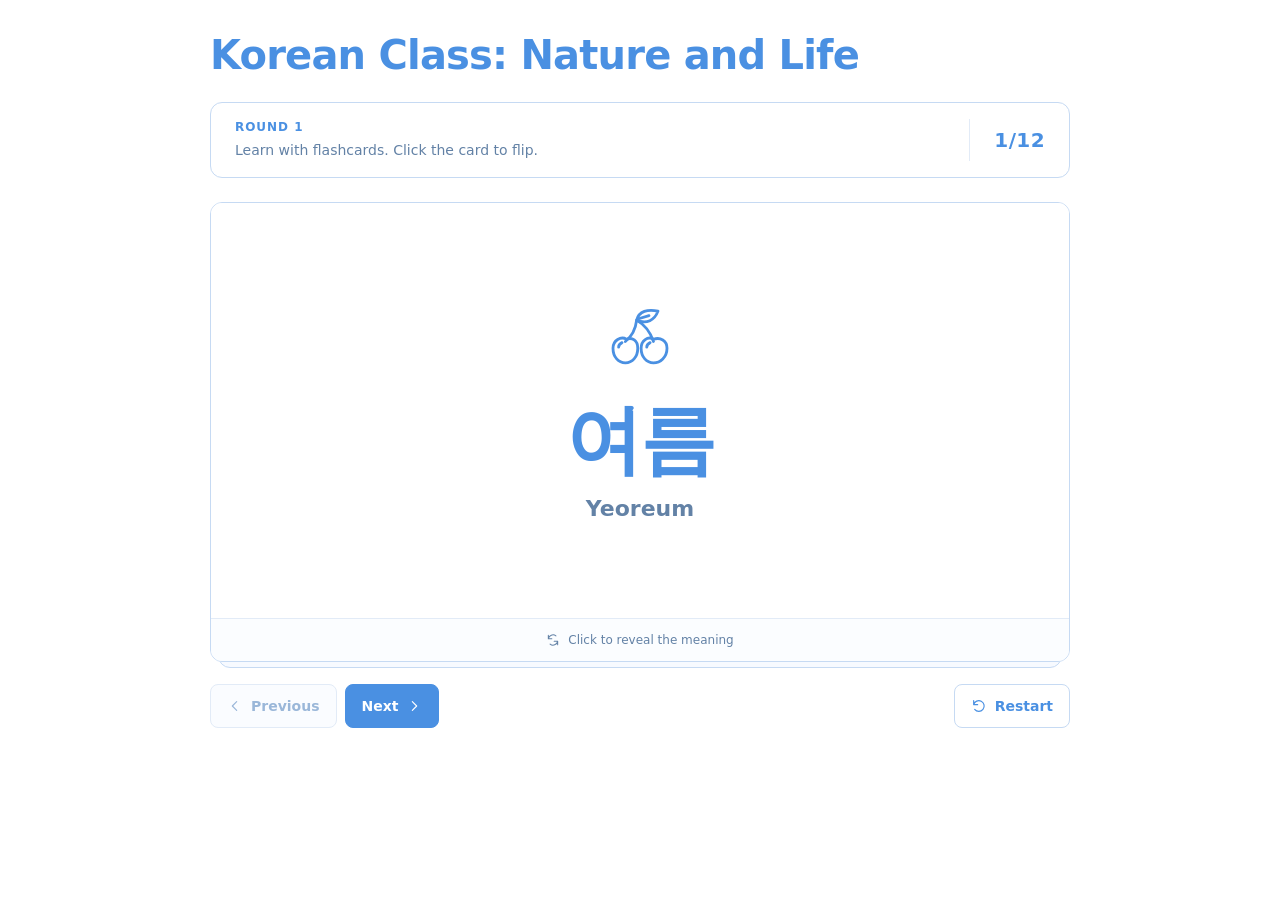
<file: p01-08.html>
<!-- p01-08.html -->
<!doctype html>
<html lang="en-GB">
<head>
  <meta charset="utf-8" />
  <meta name="viewport" content="width=device-width,initial-scale=1" />
  <title>Korean Class: Nature and Life</title>

  <link rel="stylesheet" href="style.css" />
  <link rel="stylesheet" href="game-ui.css?v=6610e8156f" />
  <link rel="stylesheet" href="p01-08.css?v=b893f8f2e2" />
</head>

<body class="p08-body">
  <main class="p08-page" id="p08Page">

    <header class="p08-header">
      <h1 class="p08-title">Korean Class: Nature and Life</h1>

      <div class="p08-meta">
        <div class="p08-left">
          <div class="p08-round" id="p08RoundLabel">ROUND 1</div>
          <p class="p08-sub" id="p08Sub">Learn with flashcards. Click the card to flip.</p>
        </div>

        <div class="p08-right">
          <div class="p08-progress" id="p08Progress">1/12</div>
        </div>
      </div>
    </header>

    <!-- ROUND 1 -->
    <section class="p08-stage" id="p08StageR1">
      <div class="p08-flipWrap" id="p08R1FlipWrap" aria-live="polite">

        <div class="p08-flipCard" id="p08R1Card" role="button" tabindex="0" aria-label="Flashcard">
          <div class="p08-flipInner">
            <div class="p08-face p08-front" id="p08R1Front"></div>
            <div class="p08-face p08-back" id="p08R1Back"></div>
          </div>
        </div>

      </div>

      <div class="p08-navRow">
        <div class="p08-nav">
          <button class="p08-iconBtn" id="p08PrevBtn" type="button" aria-label="Previous card">
            <svg viewBox="0 0 24 24" aria-hidden="true">
              <path d="M14.5 5.5L8 12l6.5 6.5" fill="none" stroke="currentColor" stroke-width="1.75" stroke-linecap="round" stroke-linejoin="round"/>
            </svg>
            <span>Previous</span>
          </button>

          <button class="p08-iconBtn" id="p08NextBtn" type="button" aria-label="Next card">
            <span>Next</span>
            <svg viewBox="0 0 24 24" aria-hidden="true">
              <path d="M9.5 5.5L16 12l-6.5 6.5" fill="none" stroke="currentColor" stroke-width="1.75" stroke-linecap="round" stroke-linejoin="round"/>
            </svg>
          </button>
        </div>

        <div class="p08-actions">
          <button class="p08-btn p08-btnGhost" id="p08RestartBtn" type="button"><svg viewBox="0 0 24 24" aria-hidden="true"><path d="M4 10a8 8 0 1 1 1.5 7M4 4v6h6"/></svg><span>Restart</span></button>
        </div>
      </div>
    </section>

    <!-- ROUND 2 -->
    <section class="p08-stage p08-hidden" id="p08StageR2">
      <div class="p08-toolbar">
        <button class="p08-btn p08-btnPrimary" id="p08CheckBtn" type="button">Check answers</button>
        <button class="p08-btn" id="p08EditBtn" type="button">Edit</button>
        <button class="p08-btn" id="p08ClearBtn" type="button">Clear</button>
        <button class="p08-btn p08-btnGhost" id="p08BackBtn" type="button">Back to Round 1</button>
      </div>

      <div class="p08-grid" id="p08Grid" aria-live="polite"></div>
    </section>

  </main>

  <script src="p01-08.js?v=dd6663e586"></script>
</body>
</html>
</file>
<file: style.css>
/* style.css */

/* =========================
   Global vars
   ========================= */
:root {
    --max: 760px;
    --pad: 18px;
    --gap: 10px;
    --border: rgba(0, 0, 0, 0.12);
    --ink: #111;
    --blue: #4a90e2;

    --p04-blue: #4a90e2;
    --p04-yellow: #d4ce25;
    --p04-pink: #d53974;
    --p04-black: #111111;
    --p04-dot-r: 6px;
    --p04-stroke: 6px;
    --p04-next-stroke: 6px;
    --p04-border: rgba(74, 144, 226, 0.30);
    --p04-pill-border: rgba(74, 144, 226, 0.35);
    --p04-pill-bg: rgba(74, 144, 226, 0.06);
    --p04-text: rgba(74, 144, 226, 0.95);

    --p04-wrong: #000000;
}

* {
    box-sizing: border-box;
}

img {
    max-width: 100%;
    height: auto;
    display: block;
}

/* =========================
   p01 index captcha layout
   ========================= */
body {
    margin: 0;
    background: #fff;
    color: var(--ink);
    font-family: "MyFont", system-ui, -apple-system, "Apple SD Gothic Neo", "Noto Sans KR", sans-serif;
}

.page {
    max-width: var(--max);
    margin: 46px auto 64px;
    padding: 0 var(--pad);
}

.top-spacer {
    height: 0;
}

.hero {
    border: 1px solid var(--border);
    border-bottom: 0;
    background: #fff;
}

.hero img {
    width: 100%;
    height: auto;
}

.grid {
    display: grid;
    grid-template-columns: repeat(3, 1fr);
    gap: var(--gap);
    padding: var(--gap);
    border-left: 1px solid var(--border);
    border-right: 1px solid var(--border);
    background: #fff;
}

.tile {
    position: relative;
    display: block;
    padding: 0;
    margin: 0;
    border: 0;
    background: transparent;
    cursor: pointer;
    overflow: hidden;
    aspect-ratio: 1 / 1;
}

.tile img {
    width: 100%;
    height: 100%;
    object-fit: cover;
}

.tile.is-visited {
    outline: 3px solid rgba(74, 144, 226, 0.80);
    outline-offset: -3px;
}

.footer-ui {
    display: flex;
    align-items: center;
    justify-content: space-between;
    gap: 12px;
    padding: 12px;
    border: 1px solid var(--border);
    border-top: 0;
    background: #fff;
}

.footer-left {
    display: flex;
    gap: 10px;
    align-items: center;
}

.icon-btn {
    width: 38px;
    height: 38px;
    border: 1px solid rgba(0, 0, 0, 0.16);
    background: #fff;
    border-radius: 6px;
    cursor: pointer;
}

.icon-btn .icon {
    font-size: 18px;
    line-height: 1;
    color: rgba(0, 0, 0, 0.60);
}

.verify-btn {
    height: 38px;
    padding: 0 18px;
    border: 0;
    border-radius: 6px;
    background: var(--blue);
    color: #fff;
    font-weight: 900;
    letter-spacing: 0.02em;
    cursor: pointer;
}

.verify-btn:active {
    transform: translateY(1px);
}

@keyframes p01-shake {
    0% {
        transform: translateX(0);
    }

    20% {
        transform: translateX(-6px);
    }

    40% {
        transform: translateX(6px);
    }

    60% {
        transform: translateX(-4px);
    }

    80% {
        transform: translateX(4px);
    }

    100% {
        transform: translateX(0);
    }
}

.verify-btn.is-shake {
    animation: p01-shake 260ms ease;
}

@media (max-width: 520px) {
    :root {
        --gap: 8px;
    }

    .page {
        margin: 20px auto 40px;
    }

    .footer-ui {
        padding: 10px;
    }
}
/* style.css  (p01-04 관련 섹션만 교체해도 됨) */

/* =========================
   p01-04 dots
   ========================= */
:root{
  --p04-blue:#4a90e2;
  --p04-pink:#d53974;
  --p04-border: rgba(74,144,226,0.30);
  --p04-pill-border: rgba(74,144,226,0.35);
  --p04-pill-bg: rgba(74,144,226,0.06);
  --p04-text: rgba(74,144,226,0.95);
}

body.p04-body{
  margin:0;
  background:#fff;
  color:var(--p04-blue);
  font-family: "MyFont", system-ui, -apple-system, "Apple SD Gothic Neo", "Noto Sans KR",
    Segoe UI, Roboto, Helvetica, Arial, sans-serif;
}

.p04-page{
  max-width: 980px;
  margin: 0 auto;
  padding: 72px 18px 72px;
}

.p04-top{
  display:flex;
  align-items:center;
  gap:22px;
  flex-wrap:wrap;
  margin: 14px 0 18px;
}

.p04-meta{
  display:flex;
  gap:8px;
  align-items:center;
}

.p04-pill{
  padding: 6px 10px;
  border: 1px solid var(--p04-pill-border);
  border-radius: 999px;
  font-size: 12px;
  font-weight: 900;
  letter-spacing: 0.02em;
  color: var(--p04-text);
  background: var(--p04-pill-bg);
}

.p04-actions{
  margin-left:auto;
  display:flex;
  gap:8px;
  align-items:center;
}

.p04-btn{
  height: 34px;
  padding: 0 12px;
  border: 1px solid rgba(74,144,226,0.40);
  background: #fff;
  color: rgba(74,144,226,0.95);
  border-radius: 10px;
  font-size: 12px;
  font-weight: 900;
  cursor:pointer;
}

.p04-btn:hover{ background: rgba(74,144,226,0.06); }
.p04-btn:disabled{ opacity:0.35; cursor:not-allowed; }

.p04-primary{
  background: var(--p04-blue);
  border-color: transparent;
  color:#fff;
}
.p04-primary:hover{ background: rgba(74,144,226,0.92); }

.p04-text{ margin-bottom: 10px; }

.p04-title{
  margin: 0 0 10px;
  font-size: clamp(34px, 3.6vw, 44px);
  letter-spacing: -0.02em;
  line-height: 1.1;
  color: var(--p04-blue);
}

.p04-instruction{
  margin: 0 0 6px;
  font-size: 14px;
  line-height: 1.75;
  color: rgba(74,144,226,0.92);
}

.p04-quote[hidden]{ display:none; }
.p04-quote{
  margin: 18px 0 0;
  padding: 14px 16px;
  border-left: 3px solid var(--p04-blue);
  background: rgba(74,144,226,0.06);
  border-radius: 12px;
}
.p04-quote p{
  margin:0 0 10px;
  font-size: 16px;
  line-height: 1.8;
  color: rgba(74,144,226,0.98);
}
.p04-quote footer{
  font-size: 13px;
  color: rgba(74,144,226,0.72);
}

.p04-stage{
  border: 1px solid var(--p04-border);
  border-radius: 14px;
  background:#fff;
  overflow:hidden;
}

.p04-canvas{
  position: relative;
}

.p04-stage svg{
  width:100%;
  height:auto;
  display:block;
  touch-action:none;
}

.p04-hint{
  position:absolute;
  left:12px;
  bottom:12px;
  font-size:12px;
  font-weight:900;
  letter-spacing:0.01em;
  color: rgba(74,144,226,0.92);
  background: rgba(255,255,255,0.92);
  border: 1px solid rgba(74,144,226,0.22);
  padding: 6px 10px;
  border-radius: 999px;
  pointer-events:none;
}

/* 점: 테두리(하얀 링) 없음 */
.p04-dot circle{
  fill:#000;
  stroke:none;
}

.p04-dot.is-used circle{
  opacity: 0.28;
}

.p04-dot.is-next circle{
  fill: var(--p04-pink);
  opacity: 1;
}

/* 숫자: 2배 정도 크게, 연결되면 JS에서 숨김 */
.p04-dot text{
  font-size: 18px;
  font-weight: 900;
  fill: #000;
  paint-order: stroke;
  stroke: rgba(255,255,255,0.90);
  stroke-width: 3px;
  pointer-events:none;
}

/* 선: 진행 중 핑크, 완료 후 스테이지 클래스에서 검정으로 바뀜 */
.p04-path{
  stroke: var(--p04-pink);
  stroke-width: 6;
  fill: none;
  stroke-linecap: round;
  stroke-linejoin: round;
}

.p04-stage.is-complete .p04-path{
  stroke:#000;
}

/* ===== 글자 영역: 같은 박스 안, 별도 박스 테두리 없음 ===== */
.p04-letters{
  border-top: 1px solid rgba(74,144,226,0.18);
  padding: 16px 16px 18px;
  background:#fff;
}

.p04-built{
  color: rgba(74,144,226,0.82);
  font-size: clamp(14px, 2.1vw, 22px);
  font-weight: 600;          /* 너무 굵던 문제 해결 */
  line-height: 1.55;
  min-height: 92px;          /* 세로 늘림 */
  white-space: normal;       /* 두 줄 이상 허용 */
  word-break: break-word;
}

.p04-built .ch{
  display:inline-block;
  min-width: 0.62em;         /* 자리 유지 */
}

.p04-built .ch.is-hidden{
  color: transparent;        /* 점(•) 출력 자체 없음 */
}

.p04-pool{
  margin-top: 12px;
  color: rgba(74,144,226,0.42);
  font-size: clamp(13px, 2.0vw, 20px);
  font-weight: 600;
  line-height: 1.55;
  min-height: 64px;
  white-space: normal;
  word-break: break-all;     /* 공백 없이도 줄바꿈 */
}
</file>
<file: p01.css>
/* p01.css: index 전용 */

.p01-body{
  margin: 0;
  background: #fff;
  color: #111;
  font-family: "MyFont", system-ui, -apple-system, "Apple SD Gothic Neo", "Noto Sans KR", sans-serif;
}

.p01-body img{
  max-width: 100%;
  height: auto;
  display: block;
}

/* 전체 위젯 크기 */
.p01-body .page{
  width: 100%;
  max-width: min(620px, max(320px, calc(72svh - 30px)));
  margin: clamp(16px, 3svh, 32px) auto;
  padding: 0 14px;
}

.p01-body .top-spacer{ height: 0; }

/* 상단 이미지: 원래대로 */
.p01-body .hero{
  border: 1px solid rgba(0,0,0,0.12);
  border-bottom: 0;
  background: #fff;
}

.p01-body .hero img{
  width: 100%;
  height: auto;
}

/* 3x3 타일 */
.p01-body .grid{
  display: grid;
  grid-template-columns: repeat(3, 1fr);
  gap: 8px;
  padding: 8px;

  border-left: 1px solid rgba(0,0,0,0.12);
  border-right: 1px solid rgba(0,0,0,0.12);
  background: #fff;
}

.p01-body .tile{
  position: relative;
  display: block;
  width: 100%;
  padding: 0;
  margin: 0;
  border: 0;
  background: transparent;
  cursor: pointer;

  aspect-ratio: 1 / 1;
  overflow: hidden;

  text-decoration: none;
  color: inherit;
  appearance: none;
  -webkit-appearance: none;
}

.p01-body .tile img{
  width: 100%;
  height: 100%;
  object-fit: cover;
  transition: opacity 200ms ease;
}

/* 선택 안 되는 파란칸은 눌러도 변화 없음 */
.p01-body .tile:not(.is-selectable){
  cursor: default;
}

/* 오버레이 기본 */
.p01-body .tile::after{
  content: "";
  position: absolute;
  inset: 0;
  opacity: 0;
  pointer-events: none;
  transition: opacity 200ms ease;
}

/* 꽃 사진 타일 3,4,5,6,8 클릭 시 파란색 덮기 */
.p01-body .tile.is-selectable.is-visited::after{
  background: #4a90e2;
  opacity: 1;
}

/* 선택된 꽃 타일 이미지는 숨김 */
.p01-body .tile.is-selectable.is-visited img{
  opacity: 0;
}

/* VERIFY 성공 후: 9개 전부 그라데이션 덮기 */
.p01-body .grid.is-verified .tile::after{
  background: linear-gradient(135deg, #4a90e2 0%, #3f84db 55%, #357ad4 100%);
  opacity: 1;
}

/* VERIFY 후 이미지 완전 숨김 */
.p01-body .grid.is-verified .tile img{
  opacity: 0;
}

/* 하단 UI */
.p01-body .footer-ui{
  position: relative;
  display: flex;
  align-items: center;
  justify-content: space-between;
  gap: 12px;

  padding: 12px;
  border: 1px solid rgba(0,0,0,0.12);
  border-top: 0;
  background: #fff;
}

.p01-body .footer-left{
  display: flex;
  gap: clamp(4px, 1.5vw, 10px);
  align-items: center;
}

.p01-body .icon-btn{
  width: 38px;
  height: 38px;
  border: 0;
  background: transparent;
  border-radius: 2px;
  cursor: pointer;
  display: grid;
  place-items: center;
  color: #707070;
  padding: 0;
  flex: 0 0 38px;
}

.p01-body .icon-btn .icon{
  width: 23px;
  height: 23px;
  max-width: none;
  fill: none;
  stroke: currentColor;
  stroke-width: 1.9;
  stroke-linecap: round;
  stroke-linejoin: round;
  display: block;
}
.p01-body .icon-btn .icon-dot { fill: currentColor; stroke: none; }
.p01-body .icon-btn:hover, .p01-end-reset:hover { background: #f0f0f0; color: #404040; }
.p01-body .icon-btn:focus-visible, .p01-end-reset:focus-visible { outline: 2px solid #4a90e2; outline-offset: 2px; }

.p01-body .verify-btn{
  height: 38px;
  padding: 0 18px;
  border: 0;
  border-radius: 6px;
  background: #4a90e2;
  color: #fff;
  font-weight: 900;
  letter-spacing: 0.02em;
  cursor: pointer;
}

.p01-body .verify-btn:active{
  transform: translateY(1px);
}

@keyframes p01-shake{
  0%{ transform: translateX(0); }
  20%{ transform: translateX(-6px); }
  40%{ transform: translateX(6px); }
  60%{ transform: translateX(-4px); }
  80%{ transform: translateX(4px); }
  100%{ transform: translateX(0); }
}

.p01-body .verify-btn.is-shake{
  animation: p01-shake 260ms ease;
}

/* i 버튼 안내 말풍선 */
.p01-infobubble{
  position: absolute;
  left: 12px;
  bottom: 56px;
  max-width: calc(100% - 24px);

  display: none;
  padding: 10px 12px;
  border-radius: 10px;

  border: 1px solid rgba(74,144,226,0.28);
  background: rgba(255,255,255,0.98);
  color: #4a90e2;

  font-weight: 900;
  font-size: 13px;
  letter-spacing: 0.01em;
}

.p01-body.is-info-on .p01-infobubble{
  display: block;
}

/* 엔딩 화면 */
.p01-end-screen{
  position: fixed;
  inset: 0;
  background: #fff;

  display: none;
  align-items: center;
  justify-content: center;

  padding: 22px;
  z-index: 999999;
  overflow-y: auto;
}

.p01-body.p01-end-on .p01-end-screen{
  display: flex;
}

.p01-body.p01-end-on main.page{
  display: none;
}

.p01-end-inner{
  max-width: 620px;
  width: 100%;
}

.p01-end-text{
  margin: 0;
  color: #4a90e2;
  font-family: -apple-system, BlinkMacSystemFont, "Segoe UI", sans-serif;
  font-weight: 500;
  font-size: clamp(25px, 3.4vw, 40px);
  line-height: 1.42;
  letter-spacing: -0.025em;
  text-wrap: pretty;
}
.p01-end-lead { display: block; margin-bottom: 22px; font-size: 15px; line-height: 1.5; font-weight: 500; letter-spacing: 0; }
.p01-end-thought { display: block; }
.p01-end-conclusion { display: block; max-width: 34ch; margin-top: 30px; font-size: 18px; line-height: 1.6; font-weight: 400; letter-spacing: 0; }

/* 엔딩 화면에서도 리셋 가능하게 */
.p01-end-reset{
  position: fixed;
  left: 16px;
  bottom: 16px;

  width: 38px;
  height: 38px;
  display: none;
  place-items: center;
  color: #707070;
  border: 0;
  background: #fff;
  border-radius: 2px;
  cursor: pointer;

  padding: 0;
  z-index: 1000000;
}

.p01-body.p01-end-on .p01-end-reset{ display:grid; }

.p01-end-reset svg{
  display: block;
  width: 23px;
  height: 23px;
  fill: none;
  stroke: currentColor;
  stroke-width: 1.9;
  stroke-linecap: round;
  stroke-linejoin: round;
}

@media (max-width: 520px){
  .p01-end-screen { padding: 32px; }
  .p01-end-lead { margin-bottom: 18px; }
  .p01-end-conclusion { margin-top: 24px; font-size: 16px; }
}

@media (max-width: 360px){
  .p01-body .page{ padding-inline:10px; }
  .p01-body .footer-ui{ gap:6px; padding:10px 8px; }
  .p01-body .verify-btn{ padding-inline:12px; }
}

@media (max-height: 420px){
  .p01-end-screen{ align-items:flex-start; padding:24px 28px 72px; }
  .p01-end-lead{ margin-bottom:12px; }
  .p01-end-conclusion{ margin-top:18px; }
}

/* 타일에 생기는 테두리/아웃라인/그림자 강제 제거 */
.p01-body .tile{
  border: 0 !important;
  outline: none !important;
  box-shadow: none !important;
}

/* 클릭 후 남는 포커스 링 제거 */
.p01-body .tile:focus,
.p01-body .tile:focus-visible{
  outline: none !important;
  box-shadow: none !important;
}

/* 모바일 탭 하이라이트가 남는 경우 */
.p01-body .tile{
  -webkit-tap-highlight-color: transparent;
}
</file>
<file: game-ui.css>
/* Shared UI measurements for the five games. The CAPTCHA does not load this file. */
:root {
  --game-accent: #4a90e2;
  --game-line: #c6daf3;
  --game-line-soft: #e2ebf7;
  --game-radius-panel: 12px;
  --game-radius-control: 8px;
  --game-radius-paper: 6px;
  --game-title-size: clamp(28px, 3.6vw, 40px);
  --game-body-size: 14px;
  --game-caption-size: 12px;
  --game-control-size: 14px;
  --game-leading: 1.55;
  --game-title-leading: 1.15;
  --game-tracking: -.02em;
  --game-space-1: 4px;
  --game-space-2: 8px;
  --game-space-3: 12px;
  --game-space-4: 16px;
  --game-space-5: 24px;
  --game-space-6: 32px;
}
</file>
<file: p04-game.css>
/* Connect-the-dots worksheet: the same game, with a quieter reading hierarchy. */
body.p04-body {
  font-size:var(--game-body-size);
  line-height:var(--game-leading);
}
.p04-page {
  width:100%;
  max-width:980px;
  box-sizing:border-box;
  padding:var(--game-space-6) var(--game-space-5);
}
.p04-text { margin-bottom:var(--game-space-5); }
.p04-title {
  margin:0 0 var(--game-space-3);
  font-size:var(--game-title-size);
  line-height:var(--game-title-leading);
  letter-spacing:var(--game-tracking);
  overflow-wrap:anywhere;
}
.p04-instruction {
  margin:0;
  font-size:var(--game-body-size);
  line-height:var(--game-leading);
  color:#567fae;
}
.p04-top {
  display:flex;
  flex-wrap:wrap;
  gap:var(--game-space-4);
  margin:0 0 var(--game-space-4);
  padding:var(--game-space-3) var(--game-space-4);
  border:1px solid var(--game-line);
  border-radius:var(--game-radius-panel);
  background:#fff;
}
.p04-meta { display:flex; flex-wrap:wrap; gap:var(--game-space-4); min-width:0; }
.p04-pill {
  display:flex;
  align-items:center;
  gap:var(--game-space-2);
  padding:0;
  border:0;
  border-radius:0;
  background:none;
  white-space:nowrap;
  font-size:var(--game-caption-size);
  font-weight:650;
  font-variant-numeric:tabular-nums;
  letter-spacing:0;
  color:#4d78a9;
}
.p04-pill + .p04-pill { border-left:1px solid var(--game-line-soft); padding-left:var(--game-space-4); }
.p04-pill svg, .p04-btn svg {
  width:16px;
  height:16px;
  flex:none;
  fill:none;
  stroke:currentColor;
  stroke-width:1.75;
  stroke-linecap:round;
  stroke-linejoin:round;
}
.p04-actions { display:flex; flex-wrap:wrap; gap:var(--game-space-2); margin-left:auto; }
.p04-btn {
  display:inline-flex;
  align-items:center;
  justify-content:center;
  gap:var(--game-space-2);
  height:auto;
  min-height:44px;
  padding:var(--game-space-2) var(--game-space-4);
  border:1px solid var(--game-line);
  border-radius:var(--game-radius-control);
  font:inherit;
  font-size:var(--game-control-size);
  line-height:1.4;
  font-weight:650;
  white-space:nowrap;
  transition:background .15s, border-color .15s;
}
.p04-btn:hover:not(:disabled) { background:#f2f7fd; border-color:var(--game-accent); }
.p04-btn:disabled { color:#9ab7d9; border-color:var(--game-line-soft); background:#fafcff; opacity:1; }
.p04-start, .p04-primary { background:var(--game-accent); color:#fff; border-color:var(--game-accent); }
.p04-start:hover:not(:disabled), .p04-primary:hover:not(:disabled) { background:#3b80d1; color:#fff; }
.p04-btn:focus-visible { outline:2px solid var(--game-accent); outline-offset:3px; }
.p04-stage {
  overflow:hidden;
  border:1px solid var(--game-line);
  border-radius:var(--game-radius-panel);
  background:#fff;
}
.p04-canvas {
  position:relative;
  height:clamp(340px, calc(100svh - 340px), 600px);
  padding:var(--game-space-4) var(--game-space-5);
  box-sizing:border-box;
}
.p04-stage svg {
  display:block;
  width:100%;
  height:100%;
  touch-action:none;
}
.p04-dot circle { fill:#7798bf; stroke:none; }
.p04-dot.is-used circle { fill:var(--game-accent); opacity:.3; }
.p04-dot text {
  font-family:system-ui, sans-serif;
  font-weight:500;
  fill:#7b91ac;
  paint-order:stroke;
  stroke:#fff;
  stroke-linejoin:round;
  pointer-events:none;
}
.p04-dot.is-upcoming circle { fill:#527fae; }
.p04-dot.is-upcoming text { fill:#527fae; font-weight:600; }
.p04-dot.is-next circle {
  fill:var(--p04-pink);
  opacity:1;
  stroke:#fff;
  stroke-width:3;
  vector-effect:non-scaling-stroke;
}
.p04-dot.is-next text { fill:#b62c60; font-weight:750; }
.p04-path {
  stroke:var(--game-accent);
  stroke-width:1.5;
  stroke-linecap:round;
  stroke-linejoin:round;
  fill:none;
}
.p04-stage.is-complete .p04-path { stroke:var(--game-accent); }
.p04-board-status {
  display:flex;
  align-items:center;
  justify-content:space-between;
  gap:var(--game-space-5);
  padding:var(--game-space-3) var(--game-space-5);
  border-top:1px solid var(--game-line-soft);
}
.p04-hint {
  position:static;
  padding:0;
  border:0;
  background:none;
  border-radius:0;
  font-size:var(--game-caption-size);
  line-height:var(--game-leading);
  font-weight:600;
  letter-spacing:0;
  color:#567fae;
}
.p04-track {
  appearance:none;
  -webkit-appearance:none;
  width:128px;
  max-width:32%;
  height:4px;
  overflow:hidden;
  border:0;
  border-radius:2px;
  background:var(--game-line-soft);
  color:var(--game-accent);
  flex:none;
}
.p04-track::-webkit-progress-bar { background:var(--game-line-soft); }
.p04-track::-webkit-progress-value { background:var(--game-accent); transition:width .2s; }
.p04-track::-moz-progress-bar { background:var(--game-accent); }
.p04-letters {
  display:grid;
  gap:var(--game-space-4);
  padding:var(--game-space-4) var(--game-space-5) var(--game-space-5);
  border-top:1px solid var(--game-line-soft);
  background:#fbfdff;
}
.p04-built {
  min-height:64px;
  font-family:system-ui, sans-serif;
  color:#416b9b;
  font-size:clamp(17px, 2vw, 20px);
  font-weight:500;
  line-height:1.9;
  white-space:normal;
  word-break:normal;
  overflow-wrap:normal;
}
.p04-word { display:inline-block; white-space:nowrap; }
.p04-space { white-space:normal; }
.p04-built .ch { display:inline; min-width:0; }
.p04-built .ch.is-hidden {
  color:transparent;
  border-bottom:1px solid var(--game-line);
}
.p04-built .ch.is-hidden-punct { visibility:hidden; }
.p04-built.is-final { min-height:0; }
.p04-pool {
  display:flex;
  flex-wrap:wrap;
  align-content:flex-start;
  gap:var(--game-space-1) var(--game-space-2);
  margin:0;
  min-height:40px;
  padding-top:var(--game-space-3);
  border-top:1px dashed var(--game-line);
  color:#6c89ac;
  font:500 12px/1.5 ui-monospace, SFMono-Regular, Menlo, monospace;
  letter-spacing:0;
  word-break:normal;
}
.p04-loose-letter { display:inline-block; width:1ch; text-align:center; }
.p04-pool.is-hidden { display:none; }
.p04-quote {
  margin:var(--game-space-4) 0 0;
  padding:var(--game-space-4) var(--game-space-5);
  border-left:1px solid var(--game-line);
  border-radius:var(--game-radius-panel);
  background:#f5f9fe;
}
.p04-quote p { margin:0 0 var(--game-space-2); font-size:var(--game-body-size); line-height:var(--game-leading); }
.p04-quote footer { font-size:var(--game-caption-size); }
@media (max-width:740px) {
  .p04-top { gap:var(--game-space-3); }
  .p04-meta { width:100%; }
  .p04-actions { width:100%; display:grid; grid-template-columns:1fr 1.25fr .85fr 1fr; margin:0; }
  .p04-btn { padding-inline:var(--game-space-2); }
}
@media (max-width:640px) {
  /* Dense future labels become useful as their turn approaches. All dots remain. */
  .p04-dot:not(.is-next):not(.is-upcoming) text { opacity:0; }
  .p04-dot:not(.is-used):hover text { opacity:1; }
}
@media (max-width:480px) {
  .p04-page { padding:var(--game-space-5) var(--game-space-3); }
  .p04-text { margin-bottom:var(--game-space-4); }
  .p04-top { padding:var(--game-space-3); }
  .p04-meta, .p04-actions { gap:var(--game-space-2); }
  .p04-pill + .p04-pill { padding-left:var(--game-space-2); }
  .p04-btn { padding-inline:var(--game-space-1); gap:var(--game-space-1); }
  .p04-btn svg { display:none; }
  .p04-canvas { height:clamp(330px, 56svh, 460px); padding:var(--game-space-4) var(--game-space-2); }
  .p04-board-status { padding:var(--game-space-3) var(--game-space-4); gap:var(--game-space-3); }
  .p04-letters { padding:var(--game-space-4); gap:var(--game-space-3); }
}
@media (prefers-reduced-motion:reduce) {
  .p04-btn, .p04-track::-webkit-progress-value { transition:none; }
}
</file>
<file: p05.css>
/* p05.css */

/* Safari에서 검은 타일처럼 뚫리는 현상 방지용 배경 고정 */
html { background: #ffffff; }
body { background: #ffffff; }

/* p05 변수는 p05에서만 쓰이도록 범위 제한 */
body.p05-body{
  --p05-theme:#4a90e2;
  --p05-pink:#d53974;
  --p05-pink2:#b92f62;
  --p05-yellow:#d4ce25;
  --p05-red:#c3452e;
  --p05-green:#4aa058;

  --p05-panelH:clamp(420px, calc(100vh - 220px), 680px);
  --p05-panelH:clamp(420px, calc(100dvh - 220px), 680px);

  margin:0;
  background:#ffffff;
  color:var(--p05-theme);
  font-size:var(--game-body-size);
  line-height:var(--game-leading);
  font-family:"MyFont",system-ui,-apple-system,"Noto Sans KR",sans-serif;
}

.p05-sheet{
  box-sizing:border-box;
  width:calc(100% - 32px);
  max-width:980px;
  margin:var(--game-space-4) auto var(--game-space-6);
  padding:var(--game-space-4) var(--game-space-4) var(--game-space-5);
  border:1px solid var(--game-line);
  border-radius:var(--game-radius-panel);
  background:#ffffff;
}

.p05-top{
  display:flex;
  align-items:center;
  justify-content:flex-end;
  gap:var(--game-space-3);
  padding:var(--game-space-2) var(--game-space-2) var(--game-space-3);
}

.p05-meta{
  display:flex;
  align-items:center;
  gap:var(--game-space-2);
  flex-wrap:wrap;
  justify-content:flex-end;
}

.p05-meta-item{
  display:inline-flex;
  align-items:center;
  gap:var(--game-space-2);
  min-height:36px;
  padding:var(--game-space-2) var(--game-space-3);
  border:1px solid var(--game-line-soft);
  border-radius:var(--game-radius-control);
  background:rgba(74,144,226,0.035);
}

.p05-ico{
  display:inline-flex;
  align-items:center;
  justify-content:center;
  width:16px;
  height:16px;
  flex:none;
  color:var(--p05-theme);
}
.p05-ico svg{ display:block; width:16px; height:16px; }

.p05-meta-text{
  font-size:var(--game-caption-size);
  font-weight:700;
  line-height:1;
  letter-spacing:0.05em;
  white-space:nowrap;
  color:rgba(74,144,226,0.90);
}

.p05-top #p05-exit{
  flex:none;
  min-height:44px;
  height:auto;
  padding:var(--game-space-2) var(--game-space-4);
  border:1px solid var(--game-line);
  border-radius:var(--game-radius-control);
  font-weight:700;
  letter-spacing:0.05em;
  transition:background 150ms ease, border-color 150ms ease;
}
.p05-top #p05-exit:hover{
  background:rgba(74,144,226,0.08);
  border-color:var(--p05-theme);
}
.p05-top #p05-exit:focus-visible{
  outline:2px solid var(--p05-theme);
  outline-offset:3px;
}

.p05-title{
  margin:var(--game-space-2) var(--game-space-2) var(--game-space-4);
  font-size:var(--game-title-size);
  font-weight:900;
  letter-spacing:var(--game-tracking);
  line-height:var(--game-title-leading);
  color:var(--p05-theme);
}

.p05-stage{
  display:grid;
  grid-template-columns:minmax(190px,0.85fr) minmax(0,2fr);
  gap:var(--game-space-4);
  padding:var(--game-space-2) 0;
  min-width:0;
  align-items:stretch;
}

/* LEFT */
.p05-tray{
  min-width:0;
  min-height:0;
  height:var(--p05-panelH);
  border:1px solid var(--game-line);
  border-radius:var(--game-radius-panel);
  padding:var(--game-space-3);
  background:rgba(74,144,226,0.03);
  display:flex;
  flex-direction:column;
  overflow:hidden;
}

.p05-tray-head{
  display:flex;
  align-items:center;
  justify-content:space-between;
  gap:var(--game-space-3);
  margin-bottom:var(--game-space-3);
}

.p05-tray-title{
  min-width:0;
  font-size:var(--game-body-size);
  font-weight:900;
  letter-spacing:-0.01em;
  color:var(--p05-theme);
  display:inline-flex;
  align-items:baseline;
  gap:var(--game-space-3);
}

.p05-hoverLabel{
  font-size:var(--game-caption-size);
  font-weight:900;
  letter-spacing:0.02em;
  color:rgba(74,144,226,0.40);
  min-width:0;
  min-height:1em;
}

.p05-btn{
  min-height:44px;
  height:auto;
  padding:var(--game-space-2) var(--game-space-3);
  flex-shrink:0;
  border:1px solid var(--game-line);
  background:#ffffff;
  color:var(--p05-theme);
  border-radius:var(--game-radius-control);
  font-size:var(--game-control-size);
  line-height:var(--game-leading);
  font-weight:900;
  cursor:pointer;
}

.p05-btn:hover{ background:rgba(74,144,226,0.06); }
.p05-btn:focus-visible{ outline:2px solid var(--game-accent); outline-offset:3px; }

/* Sticker field */
.p05-stickerfield{
  position:relative;
  flex:1 1 auto;
  min-height:0;
  border:1px solid var(--game-line-soft);
  border-radius:var(--game-radius-panel);
  background:rgba(255,255,255,0.90);
  overflow:hidden;
}

.p05-sticker{
  position:absolute;
  left:calc(var(--x) * 1%);
  top:calc(var(--y) * 1%);
  width:calc(var(--s) * 1px);
  height:calc(var(--s) * 1px);
  transform:translate(-50%,-50%) rotate(calc(var(--r) * 1deg));
  transform-origin:center;
  border:0;
  background:transparent;
  padding:0;
  margin:0;
  cursor:grab;
  appearance:none;
  -webkit-appearance:none;
  display:grid;
  place-items:center;
  opacity:0.78;

  /* 모바일/사파리 드래그 안정화 */
  touch-action:none;
}

.p05-sticker:active{ cursor:grabbing; }
.p05-sticker:hover{ opacity:0.92; }

.p05-sticker.is-done{
  opacity:0.18;
  cursor:default;
}

.p05-sticker.is-dragging{
  opacity:0;
}

/* Transparent sticker corners must not cover neighbouring artwork. */
.p05-sticker{ pointer-events:none; }
.p05-sticker::before{
  content:"";
  position:absolute;
  left:50%;
  top:50%;
  width:44px;
  height:44px;
  transform:translate(-50%,-50%);
  clip-path:circle(50%);
  pointer-events:auto;
}
.p05-sticker svg{ pointer-events:none; }
.p05-sticker svg path,
.p05-sticker svg line,
.p05-sticker svg circle{ pointer-events:visiblePainted; }
.p05-sticker:disabled,
.p05-sticker:disabled::before,
.p05-sticker:disabled svg *{ pointer-events:none; }

.p05-sticker svg{
  width:100%;
  height:100%;
  display:block;
}

.p05-status{
  flex:0 0 auto;
  min-height:22px;
  padding-top:var(--game-space-3);
  font-size:var(--game-body-size);
  font-weight:900;
  letter-spacing:-0.01em;
  color:rgba(74,144,226,0.92);
}

.p05-status.is-error{ color:var(--p05-red); }

.p05-progress{
  flex:0 0 auto;
  margin-top:auto;
  padding-top:var(--game-space-3);
  border-top:1px solid var(--game-line-soft);
}

.p05-progress-row{
  display:flex;
  align-items:baseline;
  justify-content:space-between;
  gap:var(--game-space-3);
  margin-bottom:var(--game-space-2);
}

.p05-progress-left{
  font-size:var(--game-body-size);
  font-weight:900;
}

.p05-progress-right{
  font-size:var(--game-caption-size);
  font-weight:900;
  color:rgba(74,144,226,0.75);
}

.p05-bar{
  height:10px;
  border-radius:999px;
  background:rgba(74,144,226,0.12);
  overflow:hidden;
}

.p05-bar-fill{
  height:100%;
  background:var(--p05-theme);
  width:0%;
  transition:width 420ms ease;
}

/* RIGHT */
.p05-board-wrap{
  width:100%;
  min-width:0;
  display:flex;
  flex-direction:column;
  align-items:stretch;
  gap:var(--game-space-3);
}

/* label panel (완성 후 2초 뒤 나타남) */
.p05-labelPanel{
  flex:0 0 auto;
  width:0;
  overflow:hidden;
  opacity:0;
  transform:translateX(10px);
  border:1px solid var(--game-line-soft);
  border-radius:var(--game-radius-panel);
  background:rgba(74,144,226,0.03);
  padding:0;
  pointer-events:none;

  transition:
    width 600ms ease,
    opacity 420ms ease,
    transform 420ms ease,
    padding 600ms ease;
}

.p05-labelTitle{
  font-size:var(--game-body-size);
  font-weight:900;
  letter-spacing:-0.01em;
  color:rgba(74,144,226,0.92);
  margin:0 0 var(--game-space-2);
}

.p05-labelList{
  margin:0;
  padding:0;
  list-style:none;
  display:grid;
  gap:var(--game-space-3);
}

.p05-labelItem{
  display:flex;
  align-items:center;
  justify-content:space-between;
  gap:var(--game-space-3);
  padding:var(--game-space-2);
  border:1px solid var(--game-line-soft);
  border-radius:var(--game-radius-panel);
  background:#ffffff;
}

.p05-labelName{
  font-size:var(--game-body-size);
  font-weight:900;
  color:rgba(74,144,226,0.92);
}

.p05-labelSwatch{
  width:14px;
  height:14px;
  border-radius:999px;
  border:1px solid var(--game-line-soft);
  background:rgba(74,144,226,0.08);
}

/* board */
.p05-board{
  width:100%;
  height:var(--p05-panelH);
  position:relative;
  border:1px solid var(--game-line);
  border-radius:var(--game-radius-panel);
  background:#ffffff;
  overflow:hidden;

  /* Safari 검은 타일 아티팩트 방지 */
  isolation:isolate;

  /* Resize immediately so artwork and the placement marker stay aligned. */
}

/* 완성 후 가로 캔버스 모드 */
.p05-sheet.is-wide .p05-board{
  width:720px;
  height:420px;
}

.p05-sheet.is-wide .p05-labelPanel{
  width:260px;
  opacity:1;
  transform:none;
  padding:var(--game-space-4);
}

@media (max-width:860px){
  .p05-board-wrap{
    flex-direction:column;
    align-items:stretch;
  }
  .p05-sheet.is-wide .p05-board{
    width:100%;
    height:420px;
  }
  .p05-sheet.is-wide .p05-labelPanel{
    width:100%;
  }
}

.p05-guide{
  position:absolute;
  inset:0;
  width:100%;
  height:100%;
}

/* 검정 뚫림 재발 방지: 기본 path fill을 투명으로 강제 */
.p05-guide path{ fill:transparent; stroke:none; }
.p05-guide line{ stroke:none; }
.p05-guide circle{ fill:transparent; stroke:none; }

/* guide styling */
.p05-guide .g-petal path{
  fill:rgba(213,57,116,0.05);
  stroke:rgba(213,57,116,0.14);
  stroke-width:6;
}

.p05-guide .g-sepal path{
  fill:rgba(74,160,88,0.06);
  stroke:rgba(74,160,88,0.16);
  stroke-width:6;
}

.p05-guide .g-pistil path{
  fill:rgba(74,144,226,0.04);
  stroke:rgba(74,144,226,0.14);
  stroke-width:6;
}

.p05-guide .g-stamen line{
  stroke:rgba(74,144,226,0.14);
  stroke-width:8;
  stroke-linecap:round;
}

.p05-guide .g-stamen circle{
  fill:rgba(212,206,37,0.08);
  stroke:rgba(74,144,226,0.10);
  stroke-width:6;
}

.p05-guide .g-frame{
  fill:none;
  stroke:rgba(74,144,226,0.16);
  stroke-width:6;
  stroke-dasharray:16 14;
}

/* board hint */
.p05-board-hint{
  position:absolute;
  left:18px;
  bottom:16px;
  font-size:var(--game-body-size);
  font-weight:900;
  letter-spacing:-0.01em;
  color:rgba(74,144,226,0.28);
  user-select:none;
  pointer-events:none;
}

/* slots highlight only */
.p05-slot{
  position:absolute;
  inset:0;
  pointer-events:none;
  outline:none;
}

.p05-slot.is-error{
  outline:1px dashed rgba(195,69,46,0.35);
  outline-offset:-10px;
}

.p05-slot.is-active{
  outline:2px solid rgba(74,144,226,0.35);
  outline-offset:-10px;
}

.p05-fixed{
  position:absolute;
  inset:0;
  pointer-events:none;
}

/* fixed parts 기본은 약간 부드럽게, 완성되면 선명 */
.p05-fixed > div{
  opacity:1;
  transition:opacity 240ms ease, filter 240ms ease;
}
.p05-sheet.is-complete .p05-fixed > div{
  opacity:1;
  filter:none;
}

/* 드래그 고스트: Safari 검은 사각형 원인 제거 */
.p05-ghost{
  position:fixed;
  pointer-events:none;
  z-index:99999;
  opacity:0.92;

  transform:none;
  filter:none;

  will-change:transform;
}

.p05-ghost svg{
  width:100%;
  height:100%;
  display:block;
}

/* shake */
@keyframes p05-shake{
  0%{ transform:translate(0,0); }
  20%{ transform:translate(-6px,0); }
  40%{ transform:translate(6px,0); }
  60%{ transform:translate(-4px,0); }
  80%{ transform:translate(4px,0); }
  100%{ transform:translate(0,0); }
}

.p05-board.is-shake{ animation:p05-shake 260ms ease; }

/* manual */
.p05-manual{
  margin-top:var(--game-space-4);
  padding:var(--game-space-4) var(--game-space-2) 0;
  border-top:1px solid var(--game-line-soft);
}

.p05-manual-title{
  margin:0 0 var(--game-space-2);
  font-size:16px;
  font-weight:900;
  letter-spacing:-0.01em;
  color:var(--p05-theme);
}

.p05-manual-intro{
  margin:0 0 var(--game-space-4);
  font-size:var(--game-body-size);
  line-height:var(--game-leading);
  color:rgba(74,144,226,0.86);
}

.p05-steps{
  display:grid;
  gap:var(--game-space-4);
}

.p05-step{
  padding-top:var(--game-space-3);
  border-top:1px solid var(--game-line-soft);
}

.p05-step:first-child{
  border-top:0;
  padding-top:0;
}

.p05-step-title{
  margin:0 0 var(--game-space-2);
  font-size:var(--game-body-size);
  font-weight:900;
  letter-spacing:-0.01em;
  color:var(--p05-theme);
}

.p05-step-list{
  margin:0;
  padding-left:var(--game-space-4);
  display:grid;
  gap:var(--game-space-1);
  font-size:var(--game-body-size);
  line-height:var(--game-leading);
  color:rgba(74,144,226,0.86);
}

.p05-step-list strong{
  color:rgba(74,144,226,0.96);
  font-weight:900;
}

/* completion mode */
/* Keep the tray and its RESET control available beside the completed flower. */
.p05-sheet.is-complete .p05-guide{ opacity:0; }
.p05-sheet.is-complete .p05-board-hint{ opacity:0; }

/* Selection and snap feedback stay inside the original assembly stage. */
.p05-sticker.is-ready{ opacity:1; z-index:1; }
.p05-sticker.is-selected{
  outline:2px solid rgba(74,144,226,0.65);
  outline-offset:-8px;
  border-radius:50%;
  opacity:1;
}
.p05-sticker.is-dragging{ opacity:0; }
.p05-sticker:focus-visible{ outline:2px solid var(--p05-theme); outline-offset:2px; }
.p05-guide .is-target{
  stroke:rgba(74,144,226,0.48) !important;
  stroke-width:5;
  stroke-dasharray:8 7;
}
.p05-target{
  position:absolute;
  z-index:20;
  width:44px;
  height:44px;
  padding:0;
  transform:translate(-50%,-50%);
  border:1px dashed var(--p05-theme);
  border-radius:50%;
  background:rgba(255,255,255,0.88);
  color:var(--p05-theme);
  font:500 22px/1 system-ui,sans-serif;
  cursor:pointer;
  box-shadow:0 0 0 5px rgba(74,144,226,0.05);
  transition:background 120ms ease, box-shadow 120ms ease;
}
.p05-target[hidden]{ display:none; }
.p05-target:hover,.p05-target.is-near{
  background:rgba(74,144,226,0.14);
  border-style:solid;
  box-shadow:0 0 0 7px rgba(74,144,226,0.09);
}
.p05-target.is-near{ box-shadow:inset 0 0 0 1px var(--game-accent), 0 0 0 7px rgba(74,144,226,0.09); }
.p05-target:focus-visible{ outline:2px solid var(--p05-theme); outline-offset:4px; }
@media (max-width:520px){
  .p05-top{ gap:var(--game-space-3); }
  .p05-meta{ gap:var(--game-space-1); }
  .p05-meta-item{ padding:var(--game-space-2); gap:var(--game-space-1); }
  .p05-meta-text{ font-size:var(--game-caption-size); }
}
@media (prefers-reduced-motion:reduce){
  .p05-board.is-shake{ animation:none; }
  .p05-target,.p05-top #p05-exit{ transition:none; }
}

/* The guide follows the same short petal lobes as the assembled flower. */
.p05-guide .g-petal path,
.p05-guide .g-sepal path,
.p05-guide .g-pistil path,
.p05-guide .g-stamen line,
.p05-guide .g-stamen circle{ stroke-width:3; }
.p05-guide .is-target{ stroke-width:5; }
.p05-guide .g-frame{ stroke:rgba(74,144,226,0.08); stroke-width:2; }
.p05-sheet.is-complete .p05-board-wrap{ flex-direction:column; gap:var(--game-space-3); }
.p05-sheet.is-complete .p05-labelPanel{
  width:100%;
  padding:var(--game-space-3);
  opacity:1;
  transform:none;
}
.p05-sheet.is-complete .p05-labelList{
  display:grid;
  grid-template-columns:repeat(2,minmax(0,1fr));
  gap:var(--game-space-2);
}

/* Fit the workbench to the browser without reducing the illustration detail. */
.p05-labelPanel[aria-hidden="true"]{ display:none; }
.p05-board-hint{ right:18px; line-height:var(--game-leading); }
.p05-tray-head{ gap:var(--game-space-2); }
.p05-tray-title{ gap:var(--game-space-1); }
.p05-status{ min-height:42px; line-height:var(--game-leading); font-size:var(--game-caption-size); padding-top:var(--game-space-2); }
.p05-progress{ padding-top:var(--game-space-2); }
.p05-progress-row{ flex-wrap:wrap; gap:var(--game-space-1) var(--game-space-2); margin-bottom:var(--game-space-1); }
.p05-progress-left{ font-size:var(--game-body-size); }
.p05-progress-right{ font-size:var(--game-caption-size); }
@media (max-height:900px), (max-width:1100px){
  .p05-stickerfield{
    display:grid;
    grid-template-columns:repeat(3,minmax(0,1fr));
    grid-template-rows:repeat(4,minmax(44px,1fr));
    gap:var(--game-space-1);
    padding:var(--game-space-2);
    min-height:200px;
    align-items:center;
  }
  .p05-sticker{
    position:relative;
    left:auto;
    top:auto;
    width:100%;
    height:100%;
    min-width:44px;
    min-height:44px;
    max-height:82px;
    transform:none;
    align-self:center;
  }
  .p05-sticker svg{ max-height:78px; }
  .p05-sticker.is-selected{ outline-offset:-3px; }
}
@media (min-width:620px) and (max-width:780px){
  .p05-sheet{ padding:var(--game-space-3); }
  .p05-stage{ grid-template-columns:190px minmax(0,1fr); gap:var(--game-space-3); }
  .p05-tray{ padding:var(--game-space-3); }
  .p05-stickerfield{ padding:var(--game-space-1); gap:var(--game-space-1); }
  .p05-tray-title{ flex-wrap:wrap; gap:var(--game-space-1); }
  .p05-hoverLabel{ width:100%; font-size:var(--game-caption-size); }
  .p05-tray-head .p05-btn{ padding-inline:var(--game-space-2); }
}
@media (max-width:619px){
  .p05-sheet{ width:calc(100% - 24px); margin:var(--game-space-3) auto var(--game-space-5); padding:var(--game-space-3); }
  .p05-top{ padding:0 0 var(--game-space-2); gap:var(--game-space-2); }
  .p05-meta{ gap:var(--game-space-1); min-width:0; }
  .p05-meta-item{ padding:var(--game-space-2); gap:var(--game-space-1); }
  .p05-top #p05-exit{ padding:var(--game-space-3); }
  .p05-title{ margin:var(--game-space-2) 0 var(--game-space-3); font-size:var(--game-title-size); }
  .p05-stage{ grid-template-columns:minmax(0,1fr); gap:var(--game-space-3); padding:0; }
  .p05-tray{ height:auto; padding:var(--game-space-3); }
  .p05-tray-head{ margin-bottom:var(--game-space-1); }
  .p05-stickerfield{
    flex:none;
    min-height:0;
    grid-template-columns:repeat(6,minmax(44px,1fr));
    grid-template-rows:repeat(2,54px);
    gap:var(--game-space-1);
    padding:var(--game-space-1);
  }
  .p05-sticker{ height:54px; max-height:54px; }
  .p05-sticker svg{ max-height:52px; }
  .p05-status{ min-height:30px; padding-top:var(--game-space-1); }
  .p05-progress{ padding-top:var(--game-space-1); }
  .p05-progress-row{ margin-bottom:var(--game-space-1); }
  .p05-bar{ height:8px; }
  .p05-board{
    height:min(calc(100vw - 64px), clamp(240px, calc(100vh - 430px), 420px));
    height:min(calc(100vw - 64px), clamp(240px, calc(100dvh - 430px), 420px));
  }
  .p05-board-hint{ left:10px; right:10px; top:10px; bottom:auto; font-size:var(--game-caption-size); text-align:center; }
  .p05-manual{ padding:var(--game-space-4) 0 0; }
  .p05-labelItem{ min-width:0; gap:var(--game-space-2); }
}
@media (max-width:369px){
  .p05-sheet{ width:calc(100% - 16px); padding:var(--game-space-3); }
  .p05-title{ font-size:var(--game-title-size); }
  .p05-stickerfield{ grid-template-columns:repeat(5,minmax(44px,1fr)); grid-template-rows:repeat(3,48px); }
  .p05-sticker{ height:48px; }
  .p05-sticker svg{ max-height:46px; }
  .p05-hoverLabel{ font-size:var(--game-caption-size); }
}
</file>
<file: p01-08.css>
/* Learning cards and their matching quiz share the games' blue ink and geometry. */
:root{
  --p08-blue:var(--game-accent);
  --p08-ink:#365f90;
  --p08-muted:#6382a6;
  --p08-line:var(--game-line);
  --p08-line2:var(--game-line-soft);
  --p08-card:#fff;
  --p08-good:#d4ce25;
  --p08-bad:#c3452e;
}

.p08-body{
  margin:0;
  color:var(--p08-ink);
  background:#fff;
  font-size:var(--game-body-size);
  line-height:var(--game-leading);
}
.p08-page{
  width:100%;
  max-width:908px;
  margin:0 auto;
  padding:var(--game-space-6) var(--game-space-5);
}
.p08-title{
  margin:0 0 var(--game-space-5);
  color:var(--p08-blue);
  font-size:var(--game-title-size);
  font-weight:800;
  line-height:var(--game-title-leading);
  letter-spacing:var(--game-tracking);
  text-wrap:balance;
}
.p08-meta{
  display:flex;
  align-items:center;
  justify-content:space-between;
  gap:var(--game-space-4);
  padding:var(--game-space-4) var(--game-space-5);
  border:1px solid var(--p08-line);
  border-radius:var(--game-radius-panel);
}
.p08-left{ min-width:0; }
.p08-round{
  color:var(--p08-blue);
  font-size:var(--game-caption-size);
  font-weight:750;
  line-height:1.4;
  letter-spacing:.08em;
}
.p08-sub{
  margin:var(--game-space-1) 0 0;
  color:var(--p08-muted);
  font-size:var(--game-body-size);
  font-weight:500;
  line-height:var(--game-leading);
}
.p08-right{
  flex:none;
  display:flex;
  align-items:center;
  align-self:stretch;
  border-left:1px solid var(--p08-line2);
  padding-left:var(--game-space-5);
}
.p08-progress{
  min-width:46px;
  color:var(--p08-blue);
  font-size:20px;
  font-weight:650;
  line-height:1.2;
  font-variant-numeric:tabular-nums;
  letter-spacing:.02em;
  text-align:right;
  white-space:nowrap;
}

/* The offset paper edge makes the object read as a small deck of cards. */
.p08-stage{ margin-top:var(--game-space-5); }
.p08-flipWrap{
  position:relative;
  isolation:isolate;
  padding-bottom:6px;
  perspective:1200px;
  -webkit-perspective:1200px;
}
.p08-flipWrap::after{
  content:"";
  position:absolute;
  z-index:-1;
  inset:10px 8px 0;
  border:1px solid var(--p08-line);
  border-radius:var(--game-radius-panel);
  background:#f7faff;
}
.p08-flipCard{
  position:relative;
  width:100%;
  height:clamp(320px,calc(100svh - 340px),460px);
  margin:0;
  padding:0;
  border:1px solid var(--p08-line);
  border-radius:var(--game-radius-panel);
  background:var(--p08-card);
  cursor:pointer;
  user-select:none;
  outline:none;
  overflow:hidden;
  transition:border-color .18s;
}
.p08-flipCard:hover{ border-color:var(--p08-blue); }
.p08-flipCard:focus-visible{
  outline:2px solid var(--game-accent);
  outline-offset:4px;
}
.p08-flipInner{
  position:absolute;
  inset:0;
  transform-style:preserve-3d;
  -webkit-transform-style:preserve-3d;
  transition:transform .35s cubic-bezier(.22,.7,.25,1);
}
.p08-flipCard.is-flipped .p08-flipInner{
  transform:rotateY(180deg);
  -webkit-transform:rotateY(180deg);
}
.p08-face{
  position:absolute;
  inset:0;
  display:flex;
  flex-direction:column;
  align-items:center;
  justify-content:center;
  justify-content:safe center;
  padding:var(--game-space-6);
  overflow-y:auto;
  overscroll-behavior:contain;
  background:#fff;
  backface-visibility:hidden;
  -webkit-backface-visibility:hidden;
}
.p08-front{
  padding-top:var(--game-space-5);
  padding-bottom:64px;
  transform:rotateY(0deg);
  -webkit-transform:rotateY(0deg);
}
.p08-back{
  transform:rotateY(180deg);
  -webkit-transform:rotateY(180deg);
  background:#fbfdff;
}
.p08-icon{
  display:block;
  color:var(--p08-blue);
  line-height:0;
  margin-bottom:var(--game-space-5);
}
.p08-icon svg{ display:block; width:72px; height:72px; }
.p08-hangul{
  display:block;
  margin:0 0 var(--game-space-3);
  color:var(--p08-blue);
  font-size:clamp(52px,8.5vw,76px);
  font-weight:800;
  line-height:1.12;
  letter-spacing:-.03em;
}
.p08-roman{
  display:block;
  color:var(--p08-muted);
  font-size:clamp(18px,2.5vw,22px);
  font-weight:550;
  line-height:1.4;
}
.p08-hint{
  position:absolute;
  inset:auto 0 0;
  display:flex;
  justify-content:center;
  align-items:center;
  gap:var(--game-space-2);
  padding:var(--game-space-3) var(--game-space-4);
  border-top:1px solid var(--p08-line2);
  color:var(--p08-muted);
  background:#fbfdff;
  font-size:var(--game-caption-size);
  font-weight:500;
  line-height:var(--game-leading);
}
.p08-hint svg{
  width:14px;
  height:14px;
  fill:none;
  stroke:currentColor;
  stroke-width:1.75;
  stroke-linecap:round;
  stroke-linejoin:round;
}
.p08-backInner{ display:block; width:100%; max-width:540px; text-align:left; }
.p08-english{
  display:block;
  margin:0 0 var(--game-space-5);
  padding-bottom:var(--game-space-4);
  border-bottom:1px solid var(--p08-line);
  color:var(--p08-blue);
  font-size:clamp(28px,4vw,36px);
  font-weight:750;
  line-height:1.2;
  letter-spacing:var(--game-tracking);
}
.p08-label{
  display:block;
  margin:0 0 var(--game-space-2);
  color:var(--p08-blue);
  font-size:var(--game-caption-size);
  font-weight:700;
  letter-spacing:.08em;
  text-transform:uppercase;
}
.p08-meaning{
  display:block;
  margin:0;
  color:var(--p08-ink);
  font-size:16px;
  font-weight:500;
  line-height:1.65;
}

/* A single, aligned row keeps navigation separate from the learning content. */
.p08-navRow{
  display:flex;
  align-items:center;
  justify-content:space-between;
  gap:var(--game-space-3);
  margin-top:var(--game-space-4);
}
.p08-nav,.p08-actions{ display:flex; align-items:center; gap:var(--game-space-2); }
.p08-iconBtn,.p08-btn{
  display:inline-flex;
  justify-content:center;
  align-items:center;
  gap:var(--game-space-2);
  min-height:44px;
  padding:var(--game-space-2) var(--game-space-4);
  border:1px solid var(--game-line);
  border-radius:var(--game-radius-control);
  background:#fff;
  color:var(--p08-blue);
  cursor:pointer;
  font:inherit;
  font-size:var(--game-control-size);
  font-weight:650;
  line-height:1.4;
  white-space:nowrap;
  transition:background .15s,border-color .15s;
}
.p08-iconBtn svg,.p08-btn svg{
  width:16px;
  height:16px;
  flex:none;
  fill:none;
  stroke:currentColor;
  stroke-width:1.75;
  stroke-linecap:round;
  stroke-linejoin:round;
}
.p08-iconBtn:hover:not(:disabled),.p08-btn:hover:not(:disabled){
  background:#f2f7fd;
  border-color:var(--p08-blue);
}
.p08-iconBtn:disabled,.p08-btn:disabled{
  background:#fafcff;
  border-color:var(--game-line-soft);
  color:#9ab7d9;
  cursor:default;
}
.p08-btn:focus-visible,.p08-iconBtn:focus-visible{
  outline:2px solid var(--game-accent);
  outline-offset:3px;
}
#p08NextBtn,.p08-btnPrimary{
  background:var(--p08-blue);
  border-color:var(--p08-blue);
  color:#fff;
}
#p08NextBtn:hover:not(:disabled),.p08-btnPrimary:hover:not(:disabled){ background:#3b80d1; }
.p08-btnGhost{ background:#fff; }

/* Round 2 keeps the same paper, borders and type hierarchy as the learning deck. */
.p08-toolbar{
  display:flex;
  flex-wrap:wrap;
  align-items:center;
  gap:var(--game-space-2);
  margin:0 0 var(--game-space-4);
  padding:var(--game-space-3);
  border:1px solid var(--p08-line);
  border-radius:var(--game-radius-panel);
  background:#fff;
}
#p08BackBtn{ margin-left:auto; }
.p08-grid{ display:grid; grid-template-columns:repeat(2,minmax(0,1fr)); gap:var(--game-space-4); }
.p08-qCard{
  border:1px solid var(--p08-line);
  border-radius:var(--game-radius-panel);
  background:var(--p08-card);
  overflow:hidden;
}
.p08-qInner{ display:grid; }
.p08-qFace{
  grid-area:1 / 1;
  padding:var(--game-space-5);
  transition:opacity .18s ease,transform .18s ease;
}
.p08-qFront{ opacity:1; transform:translateY(0); }
.p08-qBack{ opacity:0; pointer-events:none; transform:translateY(8px); }
.p08-qCard.is-flipped .p08-qFront{ opacity:0; pointer-events:none; transform:translateY(-8px); }
.p08-qCard.is-flipped .p08-qBack{ opacity:1; pointer-events:auto; transform:translateY(0); }
.p08-qTop,.p08-qResultTop{
  display:flex;
  align-items:center;
  justify-content:space-between;
  gap:var(--game-space-3);
  padding-bottom:var(--game-space-3);
  margin-bottom:var(--game-space-4);
  border-bottom:1px solid var(--p08-line2);
}
.p08-qNum,.p08-qResultTitle{
  color:var(--p08-blue);
  font-size:var(--game-caption-size);
  font-weight:700;
  letter-spacing:.08em;
  text-transform:uppercase;
}
.p08-qBadge,.p08-qResultBadge{
  padding:var(--game-space-1) var(--game-space-2);
  border:1px solid var(--p08-line2);
  border-radius:var(--game-radius-control);
  color:var(--p08-muted);
  background:#fbfdff;
  font-size:var(--game-caption-size);
  font-weight:550;
  white-space:nowrap;
}
.p08-qClue{
  margin:0 0 var(--game-space-4);
  color:var(--p08-ink);
  font-size:var(--game-body-size);
  font-weight:550;
  line-height:var(--game-leading);
}
.p08-qRow{
  display:grid;
  grid-template-columns:1fr;
  gap:var(--game-space-2);
  margin-top:var(--game-space-4);
}
.p08-qRow label{
  color:var(--p08-muted);
  font-size:var(--game-caption-size);
  font-weight:600;
}
.p08-qRow input{
  width:100%;
  min-width:0;
  height:44px;
  padding:0 var(--game-space-3);
  border:1px solid var(--game-line);
  border-radius:var(--game-radius-control);
  outline:none;
  background:#fff;
  color:var(--p08-ink);
  font:inherit;
  font-size:16px;
}
.p08-qRow input::placeholder{ color:#8ba3bf; font-size:14px; }
.p08-qRow input:focus{ border-color:var(--game-accent); outline:2px solid var(--game-accent); outline-offset:0; }
.p08-qRow input:disabled{ background:#f7faff; border-color:var(--game-line-soft); color:var(--p08-muted); }
.p08-qHangul{
  margin:0 0 var(--game-space-2);
  color:var(--p08-blue);
  font-size:34px;
  font-weight:750;
  line-height:1.2;
  letter-spacing:var(--game-tracking);
}
.p08-qEnglish{ margin:0 0 var(--game-space-1); color:var(--p08-ink); font-size:16px; font-weight:650; }
.p08-qRoman{ margin:0 0 var(--game-space-4); color:var(--p08-muted); font-size:var(--game-body-size); font-weight:500; }
.p08-qKV{
  display:grid;
  grid-template-columns:100px minmax(0,1fr);
  gap:var(--game-space-3);
  padding:var(--game-space-3) 0;
  border-top:1px solid var(--game-line-soft);
  font-size:var(--game-body-size);
  line-height:var(--game-leading);
}
.p08-qKey{ color:var(--p08-muted); font-size:var(--game-caption-size); font-weight:550; }
.p08-qVal{ color:var(--p08-ink); font-weight:500; overflow-wrap:anywhere; }

/* The existing yellow/red answer feedback remains distinct from the blue controls. */
.p08-qCard.is-noanswer{ border-color:var(--game-line); }
.p08-qCard.is-flipped.is-noanswer .p08-qResultBadge{ background:#faf9e8; border-color:#e5e1a9; color:#736d20; }
.p08-qCard.is-correct{ border-color:#d3cd1a; }
.p08-qCard.is-correct .p08-qBadge,.p08-qCard.is-correct .p08-qResultBadge{ background:#f7f5cc; border-color:#d4ce25; color:#6b6617; }
.p08-qCard.is-wrong{ border-color:rgba(195,69,46,.7); }
.p08-qCard.is-wrong .p08-qBadge,.p08-qCard.is-wrong .p08-qResultBadge{ background:#fff1ee; border-color:rgba(195,69,46,.4); color:#a34431; }
.p08-hidden{ display:none !important; }

@media(max-width:700px){
  .p08-grid{ grid-template-columns:1fr; }
  .p08-toolbar .p08-btn{ flex:1 1 auto; }
  #p08BackBtn{ margin-left:0; }
}
@media(max-width:520px){
  .p08-page{ padding:var(--game-space-5) var(--game-space-4); }
  .p08-meta{ padding:var(--game-space-3) var(--game-space-4); gap:var(--game-space-3); }
  .p08-right{ padding-left:var(--game-space-3); }
  .p08-stage{ margin-top:var(--game-space-4); }
  .p08-progress{ font-size:18px; min-width:42px; }
  .p08-face{ padding:var(--game-space-5); }
  .p08-front{ padding-bottom:64px; }
  .p08-icon{ margin-bottom:var(--game-space-4); }
  .p08-icon svg{ width:60px; height:60px; }
  .p08-iconBtn,.p08-btn{ padding-inline:var(--game-space-3); gap:var(--game-space-1); }
  .p08-navRow{ gap:var(--game-space-2); }
  .p08-qFace{ padding:var(--game-space-4); }
}
@media(max-width:359px){
  .p08-page{ padding-inline:var(--game-space-3); }
  .p08-nav{ gap:var(--game-space-1); }
  .p08-iconBtn,.p08-btn{ padding-inline:var(--game-space-2); }
  .p08-qKV{ grid-template-columns:1fr; gap:var(--game-space-1); }
}
@media(max-height:620px){
  .p08-flipCard{ height:280px; }
  .p08-icon{ margin-bottom:var(--game-space-3); }
  .p08-icon svg{ width:52px; height:52px; }
  .p08-hangul{ font-size:52px; }
}
@media(prefers-reduced-motion:reduce){
  .p08-flipInner,.p08-qFace{ transition:none; }
}
</file>
